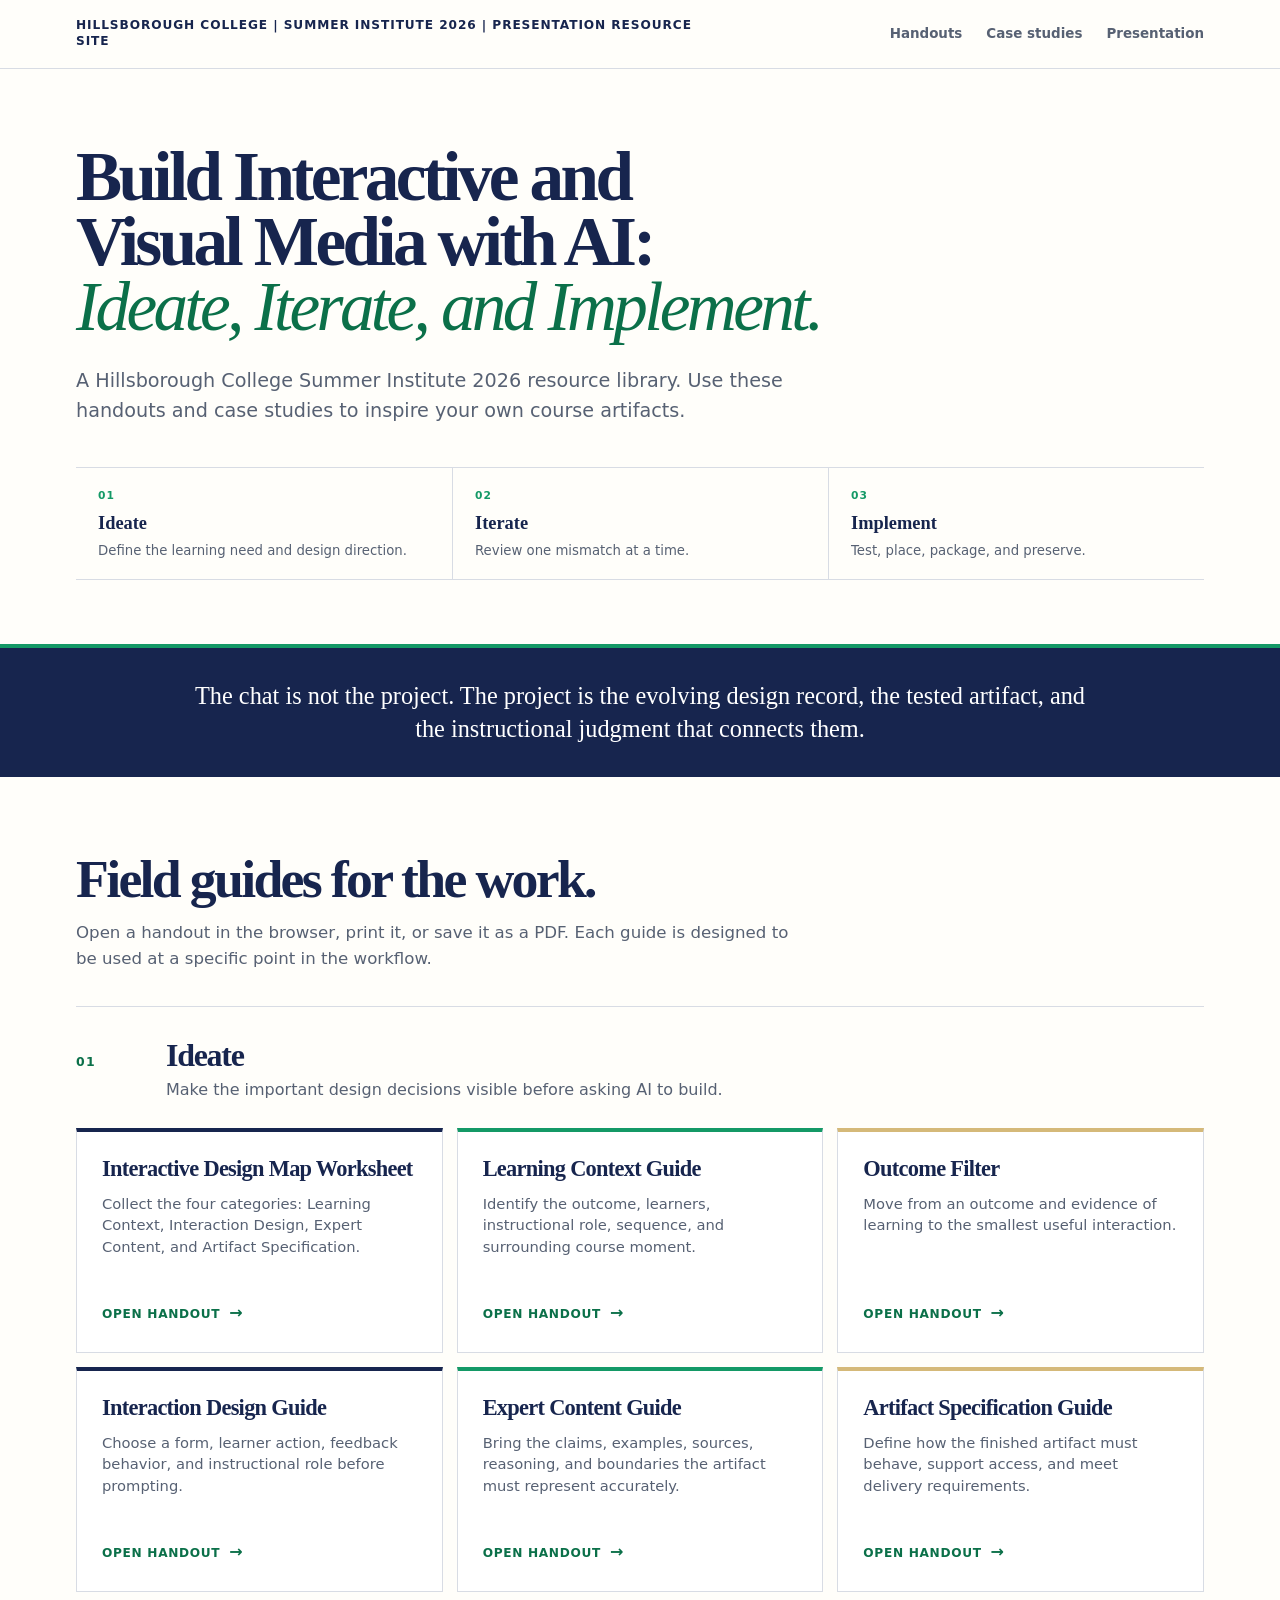
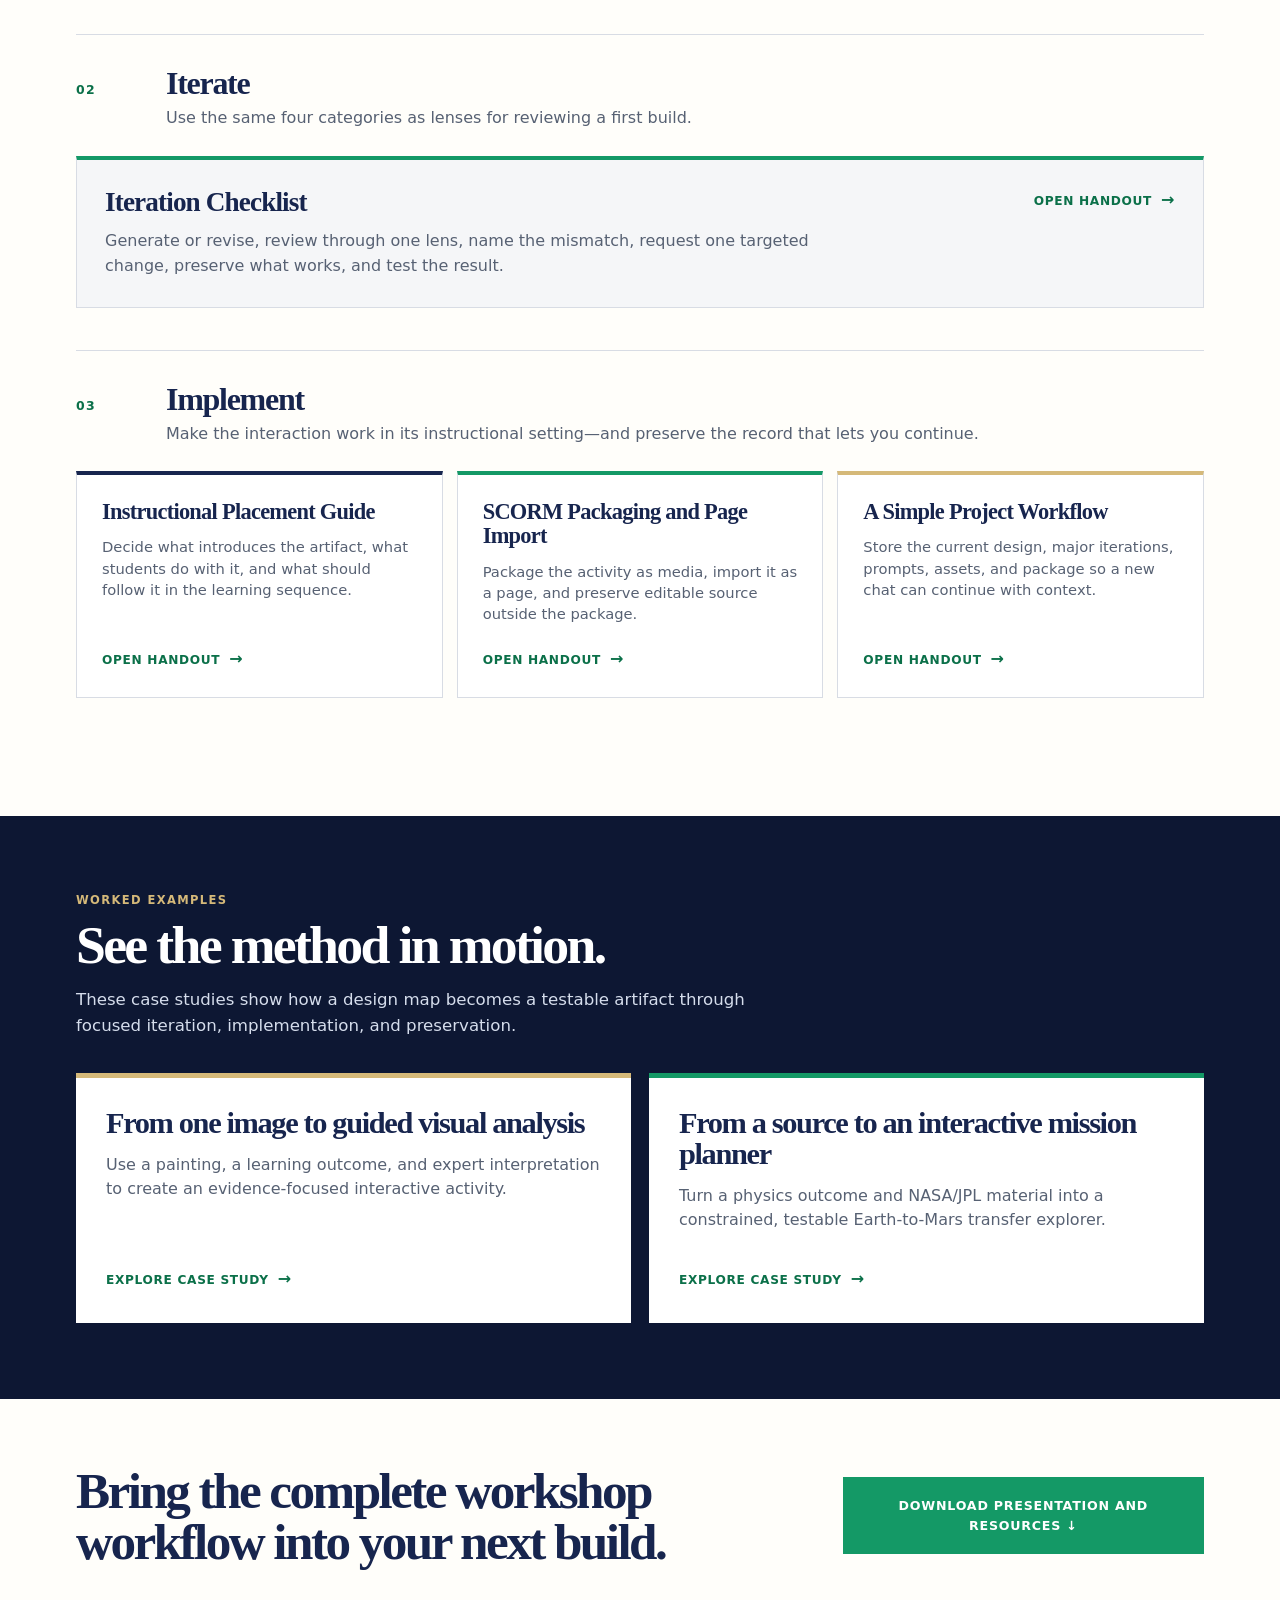
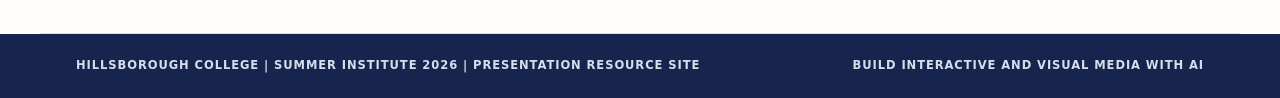
<file: index.html>
<!doctype html>
<html lang="en">
<head>
  <meta charset="utf-8">
  <meta name="viewport" content="width=device-width, initial-scale=1">
  <meta name="description" content="Build Interactive and Visual Media with AI: Ideate, Iterate, and Implement. Hillsborough College Summer Institute 2026 resource library.">
  <title>Build Interactive and Visual Media with AI: Ideate, Iterate, and Implement</title>
  <link rel="stylesheet" href="assets/site.css">
</head>
<body>
  <a class="skip-link" href="#resources">Skip to resources</a>

  <header class="site-header">
    <div class="shell masthead">
      <a class="wordmark" href="#top">Hillsborough College | Summer Institute 2026 | Presentation Resource Site</a>
      <nav aria-label="Resource sections">
        <a href="#resources">Handouts</a>
        <a href="#cases">Case studies</a>
        <a href="#presentation">Presentation</a>
      </nav>
    </div>
  </header>

  <main id="top">
    <section class="hero shell" aria-labelledby="page-title">
      <h1 class="hero-title" id="page-title">Build Interactive and<br>Visual Media with AI:<br><em>Ideate, Iterate, and Implement.</em></h1>
      <p class="hero-copy">A Hillsborough College Summer Institute 2026 resource library. Use these handouts and case studies to inspire your own course artifacts.</p>
      <div class="workflow" aria-label="The workshop workflow">
        <a href="#ideate"><span>01</span><strong>Ideate</strong><small>Define the learning need and design direction.</small></a>
        <a href="#iterate"><span>02</span><strong>Iterate</strong><small>Review one mismatch at a time.</small></a>
        <a href="#implement"><span>03</span><strong>Implement</strong><small>Test, place, package, and preserve.</small></a>
      </div>
    </section>

    <section class="principle-band">
      <div class="shell principle-grid">
        <p>The chat is not the project. The project is the evolving design record, the tested artifact, and the instructional judgment that connects them.</p>
      </div>
    </section>

    <section class="resource-library shell" id="resources" aria-labelledby="resources-title">
      <div class="section-intro">
        <h2 id="resources-title">Field guides for the work.</h2>
        <p>Open a handout in the browser, print it, or save it as a PDF. Each guide is designed to be used at a specific point in the workflow.</p>
      </div>

      <section class="phase-section" id="ideate" aria-labelledby="ideate-title">
        <div class="phase-heading"><p>01</p><div><h3 id="ideate-title">Ideate</h3><p>Make the important design decisions visible before asking AI to build.</p></div></div>
        <div class="resource-grid resource-grid--three">
          <article class="resource-card"><h4>Interactive Design Map Worksheet</h4><p>Collect the four categories: Learning Context, Interaction Design, Expert Content, and Artifact Specification.</p><a href="resources/handouts/interactive-design-map-template/interactive-design-map-template.html">Open handout <span aria-hidden="true">→</span></a></article>
          <article class="resource-card"><h4>Learning Context Guide</h4><p>Identify the outcome, learners, instructional role, sequence, and surrounding course moment.</p><a href="resources/handouts/learning-context-guide/learning-context-guide.html">Open handout <span aria-hidden="true">→</span></a></article>
          <article class="resource-card"><h4>Outcome Filter</h4><p>Move from an outcome and evidence of learning to the smallest useful interaction.</p><a href="resources/handouts/outcome-filter/outcome-filter.html">Open handout <span aria-hidden="true">→</span></a></article>
          <article class="resource-card"><h4>Interaction Design Guide</h4><p>Choose a form, learner action, feedback behavior, and instructional role before prompting.</p><a href="resources/handouts/interaction-pattern-menu/interaction-pattern-menu.html">Open handout <span aria-hidden="true">→</span></a></article>
          <article class="resource-card"><h4>Expert Content Guide</h4><p>Bring the claims, examples, sources, reasoning, and boundaries the artifact must represent accurately.</p><a href="resources/handouts/expert-content-guide/expert-content-guide.html">Open handout <span aria-hidden="true">→</span></a></article>
          <article class="resource-card"><h4>Artifact Specification Guide</h4><p>Define how the finished artifact must behave, support access, and meet delivery requirements.</p><a href="resources/handouts/artifact-specification-guide/artifact-specification-guide.html">Open handout <span aria-hidden="true">→</span></a></article>
        </div>
      </section>

      <section class="phase-section" id="iterate" aria-labelledby="iterate-title">
        <div class="phase-heading"><p>02</p><div><h3 id="iterate-title">Iterate</h3><p>Use the same four categories as lenses for reviewing a first build.</p></div></div>
        <div class="resource-grid resource-grid--one">
          <article class="resource-card resource-card--feature"><div><h4>Iteration Checklist</h4><p>Generate or revise, review through one lens, name the mismatch, request one targeted change, preserve what works, and test the result.</p></div><a href="resources/handouts/iteration-checklist/iteration-checklist.html">Open handout <span aria-hidden="true">→</span></a></article>
        </div>
      </section>

      <section class="phase-section" id="implement" aria-labelledby="implement-title">
        <div class="phase-heading"><p>03</p><div><h3 id="implement-title">Implement</h3><p>Make the interaction work in its instructional setting—and preserve the record that lets you continue.</p></div></div>
        <div class="resource-grid resource-grid--three">
          <article class="resource-card"><h4>Instructional Placement Guide</h4><p>Decide what introduces the artifact, what students do with it, and what should follow it in the learning sequence.</p><a href="resources/handouts/canvas-placement-guide/canvas-placement-guide.html">Open handout <span aria-hidden="true">→</span></a></article>
          <article class="resource-card"><h4>SCORM Packaging and Page Import</h4><p>Package the activity as media, import it as a page, and preserve editable source outside the package.</p><a href="resources/handouts/scorm-packaging-pattern/scorm-packaging-pattern.html">Open handout <span aria-hidden="true">→</span></a></article>
          <article class="resource-card"><h4>A Simple Project Workflow</h4><p>Store the current design, major iterations, prompts, assets, and package so a new chat can continue with context.</p><a href="resources/handouts/project-workflow/project-workflow.html">Open handout <span aria-hidden="true">→</span></a></article>
        </div>
      </section>
    </section>

    <section class="case-band" id="cases" aria-labelledby="cases-title">
      <div class="shell">
        <div class="section-intro section-intro--light"><p class="eyebrow">Worked examples</p><h2 id="cases-title">See the method in motion.</h2><p>These case studies show how a design map becomes a testable artifact through focused iteration, implementation, and preservation.</p></div>
        <div class="case-grid">
          <article class="case-card"><h3>From one image to guided visual analysis</h3><p>Use a painting, a learning outcome, and expert interpretation to create an evidence-focused interactive activity.</p><a href="resources/case-studies/art-history/art-history-interactive-design-map.html">Explore case study <span aria-hidden="true">→</span></a></article>
          <article class="case-card"><h3>From a source to an interactive mission planner</h3><p>Turn a physics outcome and NASA/JPL material into a constrained, testable Earth-to-Mars transfer explorer.</p><a href="resources/case-studies/stem/earth-to-mars-transfer-window-explorer.html">Explore case study <span aria-hidden="true">→</span></a></article>
        </div>
      </div>
    </section>

    <section class="presentation shell" id="presentation" aria-labelledby="presentation-title">
      <div><h2 id="presentation-title">Bring the complete workshop workflow into your next build.</h2></div>
      <div class="download-actions">
        <a class="download-link download-site-link" href="downloads/ideate-iterate-implement-resource-site.zip" download>Download Presentation and Resources <span aria-hidden="true">↓</span></a>
      </div>
    </section>
  </main>

  <footer class="site-footer"><div class="shell"><span>Hillsborough College | Summer Institute 2026 | Presentation Resource Site</span><span>Build Interactive and Visual Media with AI</span></div></footer>
  <script>
    if (window.location.protocol === "file:") {
      document.querySelector(".download-site-link")?.remove();
    }
  </script>
</body>
</html>
</file>
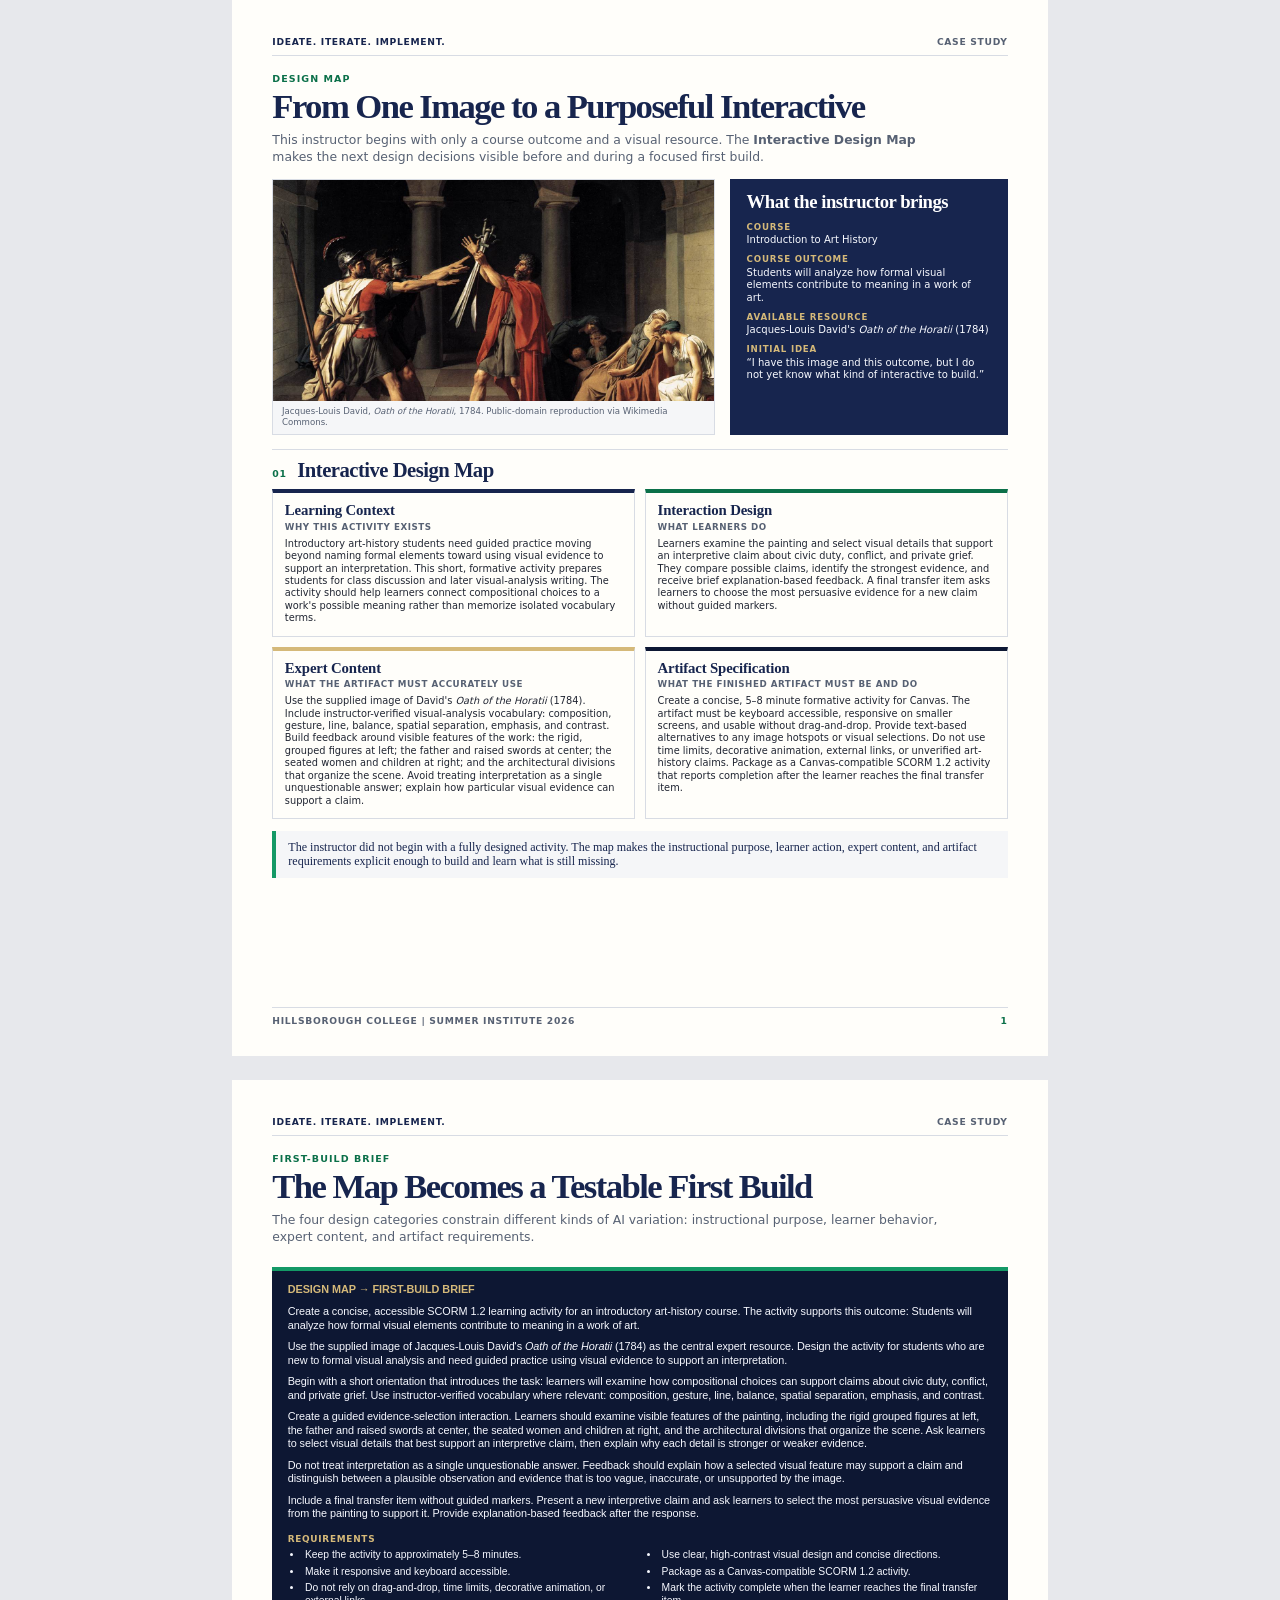
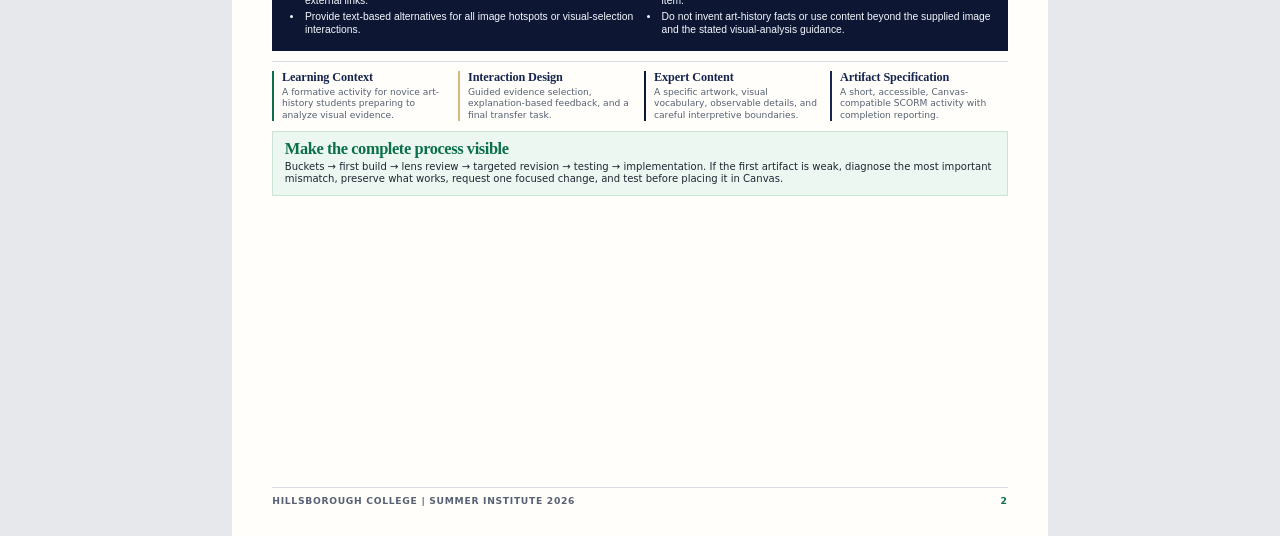
<file: resources/case-studies/art-history/art-history-interactive-design-map.html>
<!doctype html>
<html lang="en">
<head>
  <meta charset="utf-8">
  <meta name="viewport" content="width=device-width, initial-scale=1">
  <meta name="description" content="An art-history case study showing how an Interactive Design Map becomes a testable first-build brief.">
  <title>Art History Interactive Design Map</title>
  <link rel="stylesheet" href="art-history-interactive-design-map.css">
</head>
<body>
  <main class="handout">
    <section class="page" aria-labelledby="page-one-title">
      <header class="masthead">
        <span>Ideate. Iterate. Implement.</span>
        <span>CASE STUDY</span>
      </header>

      <p class="eyebrow">Design Map</p>
      <h1 id="page-one-title">From One Image to a Purposeful Interactive</h1>
      <p class="intro">This instructor begins with only a course outcome and a visual resource. The <strong>Interactive Design Map</strong> makes the next design decisions visible before and during a focused first build.</p>

      <section class="starting-point" aria-label="The instructor's starting point">
        <figure class="artwork">
          <img src="oath-of-the-horatii.jpg" alt="Jacques-Louis David's Oath of the Horatii: three armed men extend their arms toward swords held by their father while grieving women and children sit to the right.">
          <figcaption>Jacques-Louis David, <em>Oath of the Horatii</em>, 1784. Public-domain reproduction via Wikimedia Commons.</figcaption>
        </figure>

        <aside class="starting-panel" aria-labelledby="starting-point-title">
          <h2 id="starting-point-title">What the instructor brings</h2>
          <dl>
            <dt>Course</dt>
            <dd>Introduction to Art History</dd>
            <dt>Course outcome</dt>
            <dd>Students will analyze how formal visual elements contribute to meaning in a work of art.</dd>
            <dt>Available resource</dt>
            <dd>Jacques-Louis David's <em>Oath of the Horatii</em> (1784)</dd>
            <dt>Initial idea</dt>
            <dd>“I have this image and this outcome, but I do not yet know what kind of interactive to build.”</dd>
          </dl>
        </aside>
      </section>

      <section aria-labelledby="map-title">
        <div class="map-heading">
          <span class="section-number">01</span>
          <h2 id="map-title">Interactive Design Map</h2>
        </div>

        <div class="design-map">
          <article class="map-card">
            <h3>Learning Context</h3>
            <p class="card-label">Why this activity exists</p>
            <p class="notes">Introductory art-history students need guided practice moving beyond naming formal elements toward using visual evidence to support an interpretation. This short, formative activity prepares students for class discussion and later visual-analysis writing. The activity should help learners connect compositional choices to a work's possible meaning rather than memorize isolated vocabulary terms.</p>
          </article>

          <article class="map-card map-card--interaction">
            <h3>Interaction Design</h3>
            <p class="card-label">What learners do</p>
            <p class="notes">Learners examine the painting and select visual details that support an interpretive claim about civic duty, conflict, and private grief. They compare possible claims, identify the strongest evidence, and receive brief explanation-based feedback. A final transfer item asks learners to choose the most persuasive evidence for a new claim without guided markers.</p>
          </article>

          <article class="map-card map-card--expert">
            <h3>Expert Content</h3>
            <p class="card-label">What the artifact must accurately use</p>
            <p class="notes">Use the supplied image of David's <em>Oath of the Horatii</em> (1784). Include instructor-verified visual-analysis vocabulary: composition, gesture, line, balance, spatial separation, emphasis, and contrast. Build feedback around visible features of the work: the rigid, grouped figures at left; the father and raised swords at center; the seated women and children at right; and the architectural divisions that organize the scene. Avoid treating interpretation as a single unquestionable answer; explain how particular visual evidence can support a claim.</p>
          </article>

          <article class="map-card map-card--artifact">
            <h3>Artifact Specification</h3>
            <p class="card-label">What the finished artifact must be and do</p>
            <p class="notes">Create a concise, 5–8 minute formative activity for Canvas. The artifact must be keyboard accessible, responsive on smaller screens, and usable without drag-and-drop. Provide text-based alternatives to any image hotspots or visual selections. Do not use time limits, decorative animation, external links, or unverified art-history claims. Package as a Canvas-compatible SCORM 1.2 activity that reports completion after the learner reaches the final transfer item.</p>
          </article>
        </div>
      </section>

      <aside class="page-one-callout">The instructor did not begin with a fully designed activity. The map makes the instructional purpose, learner action, expert content, and artifact requirements explicit enough to build and learn what is still missing.</aside>

      <footer class="footer">
        <span>Hillsborough College | Summer Institute 2026</span>
        <span>1</span>
      </footer>
    </section>

    <section class="page" aria-labelledby="page-two-title">
      <header class="masthead">
        <span>Ideate. Iterate. Implement.</span>
        <span>CASE STUDY</span>
      </header>

      <p class="eyebrow">first-build brief</p>
      <h1 id="page-two-title">The Map Becomes a Testable First Build</h1>
      <p class="intro">The four design categories constrain different kinds of AI variation: instructional purpose, learner behavior, expert content, and artifact requirements.</p>

      <section class="prompt-panel" aria-labelledby="prompt-title">
        <h2 id="prompt-title" class="visually-hidden">First-Build Brief</h2>
        <p class="prompt-label">Design Map → First-Build Brief</p>
        <p>Create a concise, accessible SCORM 1.2 learning activity for an introductory art-history course. The activity supports this outcome: Students will analyze how formal visual elements contribute to meaning in a work of art.</p>
        <p>Use the supplied image of Jacques-Louis David's <em>Oath of the Horatii</em> (1784) as the central expert resource. Design the activity for students who are new to formal visual analysis and need guided practice using visual evidence to support an interpretation.</p>
        <p>Begin with a short orientation that introduces the task: learners will examine how compositional choices can support claims about civic duty, conflict, and private grief. Use instructor-verified vocabulary where relevant: composition, gesture, line, balance, spatial separation, emphasis, and contrast.</p>
        <p>Create a guided evidence-selection interaction. Learners should examine visible features of the painting, including the rigid grouped figures at left, the father and raised swords at center, the seated women and children at right, and the architectural divisions that organize the scene. Ask learners to select visual details that best support an interpretive claim, then explain why each detail is stronger or weaker evidence.</p>
        <p>Do not treat interpretation as a single unquestionable answer. Feedback should explain how a selected visual feature may support a claim and distinguish between a plausible observation and evidence that is too vague, inaccurate, or unsupported by the image.</p>
        <p>Include a final transfer item without guided markers. Present a new interpretive claim and ask learners to select the most persuasive visual evidence from the painting to support it. Provide explanation-based feedback after the response.</p>
        <strong>Requirements</strong>
        <ul>
          <li>Keep the activity to approximately 5–8 minutes.</li>
          <li>Make it responsive and keyboard accessible.</li>
          <li>Do not rely on drag-and-drop, time limits, decorative animation, or external links.</li>
          <li>Provide text-based alternatives for all image hotspots or visual-selection interactions.</li>
          <li>Use clear, high-contrast visual design and concise directions.</li>
          <li>Package as a Canvas-compatible SCORM 1.2 activity.</li>
          <li>Mark the activity complete when the learner reaches the final transfer item.</li>
          <li>Do not invent art-history facts or use content beyond the supplied image and the stated visual-analysis guidance.</li>
        </ul>
      </section>

      <section class="controls" aria-labelledby="controls-title">
        <h2 id="controls-title" class="visually-hidden">What the prompt now controls</h2>
        <article class="control">
          <h3>Learning Context</h3>
          <p>A formative activity for novice art-history students preparing to analyze visual evidence.</p>
        </article>
        <article class="control">
          <h3>Interaction Design</h3>
          <p>Guided evidence selection, explanation-based feedback, and a final transfer task.</p>
        </article>
        <article class="control">
          <h3>Expert Content</h3>
          <p>A specific artwork, visual vocabulary, observable details, and careful interpretive boundaries.</p>
        </article>
        <article class="control">
          <h3>Artifact Specification</h3>
          <p>A short, accessible, Canvas-compatible SCORM activity with completion reporting.</p>
        </article>
      </section>

      <aside class="refine-callout">
        <h2>Make the complete process visible</h2>
        <p>Buckets → first build → lens review → targeted revision → testing → implementation. If the first artifact is weak, diagnose the most important mismatch, preserve what works, request one focused change, and test before placing it in Canvas.</p>
      </aside>

      <footer class="footer">
        <span>Hillsborough College | Summer Institute 2026</span>
        <span>2</span>
      </footer>
    </section>
  </main>
</body>
</html>
</file>
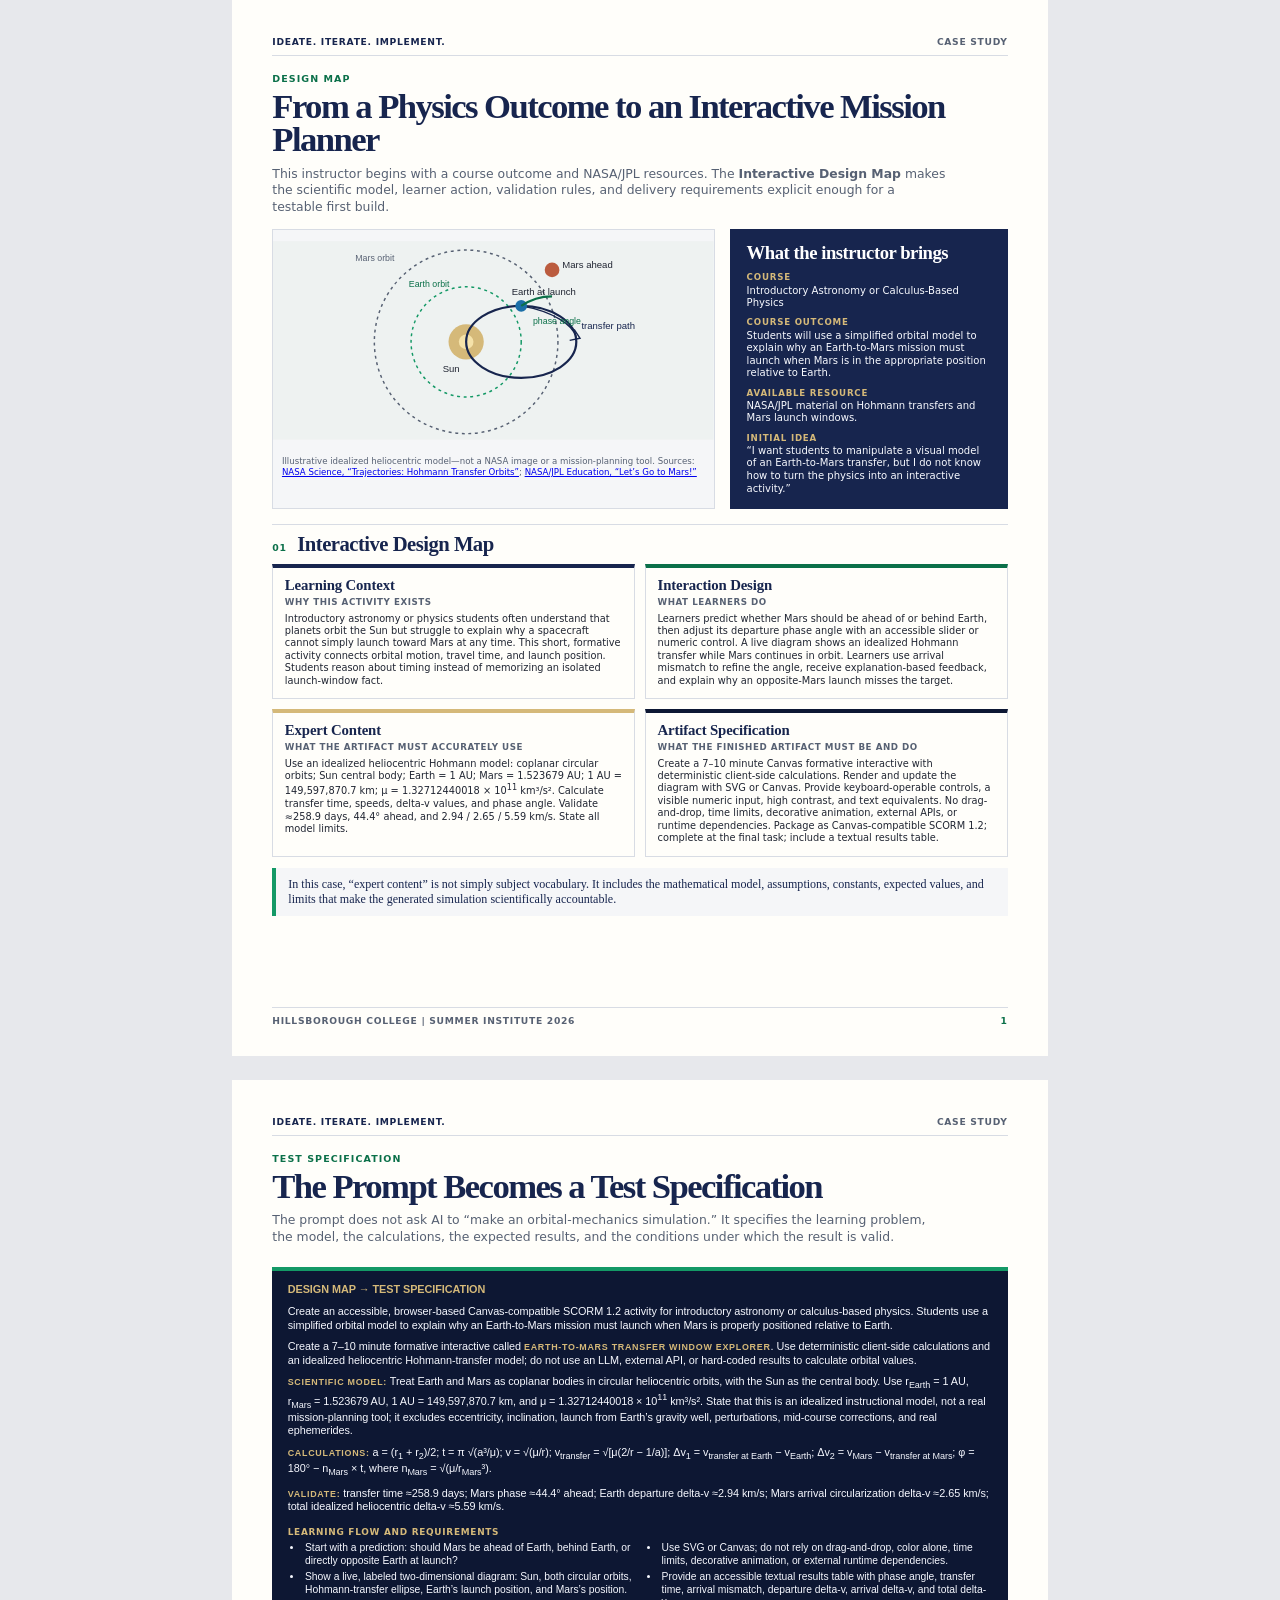
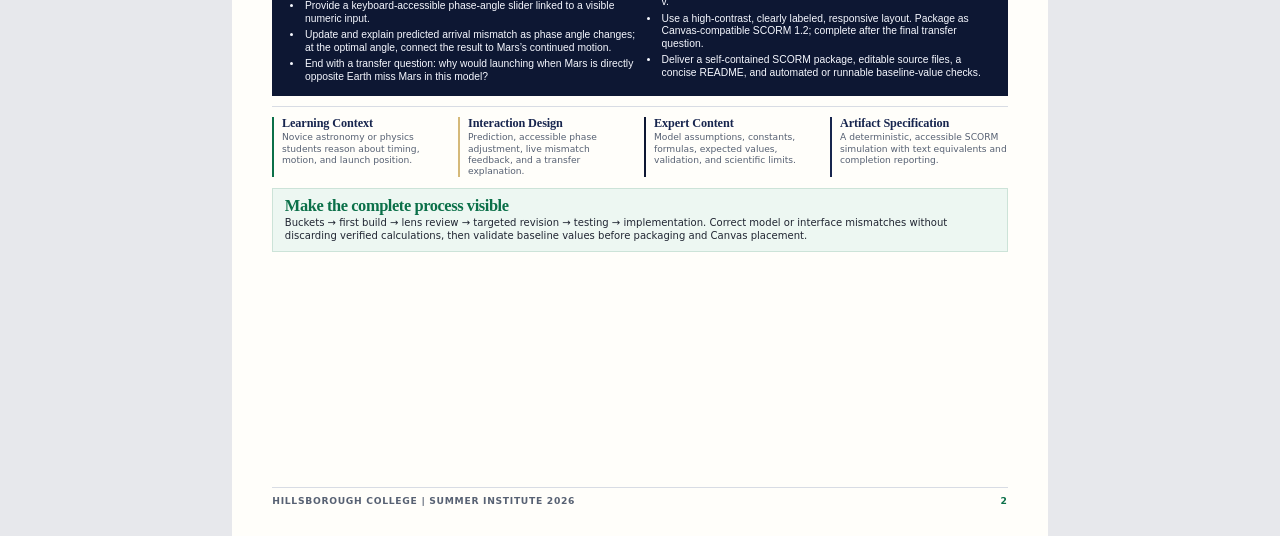
<file: resources/case-studies/stem/earth-to-mars-transfer-window-explorer.html>
<!doctype html>
<html lang="en">
<head>
  <meta charset="utf-8">
  <meta name="viewport" content="width=device-width, initial-scale=1">
  <meta name="description" content="A STEM case study showing how an Interactive Design Map becomes a testable Earth-to-Mars mission-planning interactive.">
  <title>Earth-to-Mars Transfer Window Explorer</title>
  <link rel="stylesheet" href="earth-to-mars-transfer-window-explorer.css">
</head>
<body>
  <main class="handout">
    <section class="page" aria-labelledby="page-one-title">
      <header class="masthead">
        <span>Ideate. Iterate. Implement.</span>
        <span>CASE STUDY</span>
      </header>

      <p class="eyebrow">Design Map</p>
      <h1 id="page-one-title">From a Physics Outcome to an Interactive Mission Planner</h1>
      <p class="intro">This instructor begins with a course outcome and NASA/JPL resources. The <strong>Interactive Design Map</strong> makes the scientific model, learner action, validation rules, and delivery requirements explicit enough for a testable first build.</p>

      <section class="starting-point" aria-label="The instructor's starting point">
        <figure class="artwork">
          <svg role="img" aria-labelledby="orbit-title orbit-description" viewBox="0 0 600 270" style="display:block;height:2.3in;width:100%" xmlns="http://www.w3.org/2000/svg">
            <title id="orbit-title">Illustrative Earth-to-Mars Hohmann-transfer diagram</title>
            <desc id="orbit-description">A simplified orbital diagram with the Sun at center, Earth at its launch position, Mars ahead of Earth, and an idealized transfer ellipse.</desc>
            <rect width="600" height="270" fill="#eef2f1"/>
            <circle cx="263" cy="137" r="24" fill="#d5b979"/>
            <circle cx="263" cy="137" r="10" fill="#f5e2a9"/>
            <circle cx="263" cy="137" r="75" fill="none" stroke="#149966" stroke-width="2" stroke-dasharray="4 5"/>
            <circle cx="263" cy="137" r="125" fill="none" stroke="#576173" stroke-width="2" stroke-dasharray="4 5"/>
            <ellipse cx="338" cy="137" rx="75" ry="49" fill="none" stroke="#17254e" stroke-width="3"/>
            <path d="M338 88 C384 96 408 115 413 130" fill="none" stroke="#17254e" stroke-width="2"/>
            <path d="M410 120 L418 132 L404 135" fill="none" stroke="#17254e" stroke-width="2"/>
            <circle cx="338" cy="88" r="8" fill="#1b6fa8"/>
            <circle cx="380" cy="39" r="10" fill="#bb5c3f"/>
            <path d="M338 88 A75 75 0 0 1 380 75" fill="none" stroke="#0b7049" stroke-width="3"/>
            <text x="231" y="178" fill="#202532" font-family="Arial, sans-serif" font-size="13">Sun</text>
            <text x="325" y="73" fill="#202532" font-family="Arial, sans-serif" font-size="13">Earth at launch</text>
            <text x="394" y="37" fill="#202532" font-family="Arial, sans-serif" font-size="13">Mars ahead</text>
            <text x="420" y="119" fill="#17254e" font-family="Arial, sans-serif" font-size="13">transfer path</text>
            <text x="185" y="62" fill="#0b7049" font-family="Arial, sans-serif" font-size="12">Earth orbit</text>
            <text x="112" y="27" fill="#576173" font-family="Arial, sans-serif" font-size="12">Mars orbit</text>
            <text x="354" y="112" fill="#0b7049" font-family="Arial, sans-serif" font-size="12">phase angle</text>
          </svg>
          <figcaption>Illustrative idealized heliocentric model—not a NASA image or a mission-planning tool. Sources: <a href="https://science.nasa.gov/learn/basics-of-space-flight/chapter4-1/">NASA Science, “Trajectories: Hohmann Transfer Orbits”</a>; <a href="https://www.jpl.nasa.gov/edu/resources/lesson-plan/lets-go-to-mars-calculating-launch-windows/">NASA/JPL Education, “Let’s Go to Mars!”</a></figcaption>
        </figure>

        <aside class="starting-panel" aria-labelledby="starting-point-title">
          <h2 id="starting-point-title">What the instructor brings</h2>
          <dl>
            <dt>Course</dt>
            <dd>Introductory Astronomy or Calculus-Based Physics</dd>
            <dt>Course outcome</dt>
            <dd>Students will use a simplified orbital model to explain why an Earth-to-Mars mission must launch when Mars is in the appropriate position relative to Earth.</dd>
            <dt>Available resource</dt>
            <dd>NASA/JPL material on Hohmann transfers and Mars launch windows.</dd>
            <dt>Initial idea</dt>
            <dd>“I want students to manipulate a visual model of an Earth-to-Mars transfer, but I do not know how to turn the physics into an interactive activity.”</dd>
          </dl>
        </aside>
      </section>

      <section aria-labelledby="map-title">
        <div class="map-heading">
          <span class="section-number">01</span>
          <h2 id="map-title">Interactive Design Map</h2>
        </div>

        <div class="design-map">
          <article class="map-card">
            <h3>Learning Context</h3>
            <p class="card-label">Why this activity exists</p>
            <p class="notes">Introductory astronomy or physics students often understand that planets orbit the Sun but struggle to explain why a spacecraft cannot simply launch toward Mars at any time. This short, formative activity connects orbital motion, travel time, and launch position. Students reason about timing instead of memorizing an isolated launch-window fact.</p>
          </article>

          <article class="map-card map-card--interaction">
            <h3>Interaction Design</h3>
            <p class="card-label">What learners do</p>
            <p class="notes">Learners predict whether Mars should be ahead of or behind Earth, then adjust its departure phase angle with an accessible slider or numeric control. A live diagram shows an idealized Hohmann transfer while Mars continues in orbit. Learners use arrival mismatch to refine the angle, receive explanation-based feedback, and explain why an opposite-Mars launch misses the target.</p>
          </article>

          <article class="map-card map-card--expert">
            <h3>Expert Content</h3>
            <p class="card-label">What the artifact must accurately use</p>
            <p class="notes">Use an idealized heliocentric Hohmann model: coplanar circular orbits; Sun central body; Earth = 1 AU; Mars = 1.523679 AU; 1 AU = 149,597,870.7 km; μ = 1.32712440018 × 10<sup>11</sup> km³/s². Calculate transfer time, speeds, delta-v values, and phase angle. Validate ≈258.9 days, 44.4° ahead, and 2.94 / 2.65 / 5.59 km/s. State all model limits.</p>
          </article>

          <article class="map-card map-card--artifact">
            <h3>Artifact Specification</h3>
            <p class="card-label">What the finished artifact must be and do</p>
            <p class="notes">Create a 7–10 minute Canvas formative interactive with deterministic client-side calculations. Render and update the diagram with SVG or Canvas. Provide keyboard-operable controls, a visible numeric input, high contrast, and text equivalents. No drag-and-drop, time limits, decorative animation, external APIs, or runtime dependencies. Package as Canvas-compatible SCORM 1.2; complete at the final task; include a textual results table.</p>
          </article>
        </div>
      </section>

      <aside class="page-one-callout">In this case, “expert content” is not simply subject vocabulary. It includes the mathematical model, assumptions, constants, expected values, and limits that make the generated simulation scientifically accountable.</aside>

      <footer class="footer">
        <span>Hillsborough College | Summer Institute 2026</span>
        <span>1</span>
      </footer>
    </section>

    <section class="page" aria-labelledby="page-two-title">
      <header class="masthead">
        <span>Ideate. Iterate. Implement.</span>
        <span>CASE STUDY</span>
      </header>

      <p class="eyebrow">Test specification</p>
      <h1 id="page-two-title">The Prompt Becomes a Test Specification</h1>
      <p class="intro">The prompt does not ask AI to “make an orbital-mechanics simulation.” It specifies the learning problem, the model, the calculations, the expected results, and the conditions under which the result is valid.</p>

      <section class="prompt-panel" aria-labelledby="prompt-title">
        <h2 id="prompt-title" class="visually-hidden">Test Specification</h2>
        <p class="prompt-label">Design Map → Test Specification</p>
        <p>Create an accessible, browser-based Canvas-compatible SCORM 1.2 activity for introductory astronomy or calculus-based physics. Students use a simplified orbital model to explain why an Earth-to-Mars mission must launch when Mars is properly positioned relative to Earth.</p>
        <p>Create a 7–10 minute formative interactive called <strong>Earth-to-Mars Transfer Window Explorer</strong>. Use deterministic client-side calculations and an idealized heliocentric Hohmann-transfer model; do not use an LLM, external API, or hard-coded results to calculate orbital values.</p>
        <p><strong>Scientific model:</strong> Treat Earth and Mars as coplanar bodies in circular heliocentric orbits, with the Sun as the central body. Use r<sub>Earth</sub> = 1 AU, r<sub>Mars</sub> = 1.523679 AU, 1 AU = 149,597,870.7 km, and μ = 1.32712440018 × 10<sup>11</sup> km³/s². State that this is an idealized instructional model, not a real mission-planning tool; it excludes eccentricity, inclination, launch from Earth’s gravity well, perturbations, mid-course corrections, and real ephemerides.</p>
        <p><strong>Calculations:</strong> a = (r<sub>1</sub> + r<sub>2</sub>)/2; t = π √(a³/μ); v = √(μ/r); v<sub>transfer</sub> = √[μ(2/r − 1/a)]; Δv<sub>1</sub> = v<sub>transfer at Earth</sub> − v<sub>Earth</sub>; Δv<sub>2</sub> = v<sub>Mars</sub> − v<sub>transfer at Mars</sub>; φ = 180° − n<sub>Mars</sub> × t, where n<sub>Mars</sub> = √(μ/r<sub>Mars</sub>³).</p>
        <p><strong>Validate:</strong> transfer time ≈258.9 days; Mars phase ≈44.4° ahead; Earth departure delta-v ≈2.94 km/s; Mars arrival circularization delta-v ≈2.65 km/s; total idealized heliocentric delta-v ≈5.59 km/s.</p>
        <strong>Learning flow and requirements</strong>
        <ul>
          <li>Start with a prediction: should Mars be ahead of Earth, behind Earth, or directly opposite Earth at launch?</li>
          <li>Show a live, labeled two-dimensional diagram: Sun, both circular orbits, Hohmann-transfer ellipse, Earth’s launch position, and Mars’s position.</li>
          <li>Provide a keyboard-accessible phase-angle slider linked to a visible numeric input.</li>
          <li>Update and explain predicted arrival mismatch as phase angle changes; at the optimal angle, connect the result to Mars’s continued motion.</li>
          <li>End with a transfer question: why would launching when Mars is directly opposite Earth miss Mars in this model?</li>
          <li>Use SVG or Canvas; do not rely on drag-and-drop, color alone, time limits, decorative animation, or external runtime dependencies.</li>
          <li>Provide an accessible textual results table with phase angle, transfer time, arrival mismatch, departure delta-v, arrival delta-v, and total delta-v.</li>
          <li>Use a high-contrast, clearly labeled, responsive layout. Package as Canvas-compatible SCORM 1.2; complete after the final transfer question.</li>
          <li>Deliver a self-contained SCORM package, editable source files, a concise README, and automated or runnable baseline-value checks.</li>
        </ul>
      </section>

      <section class="controls" aria-labelledby="controls-title">
        <h2 id="controls-title" class="visually-hidden">What the prompt now controls</h2>
        <article class="control">
          <h3>Learning Context</h3>
          <p>Novice astronomy or physics students reason about timing, motion, and launch position.</p>
        </article>
        <article class="control">
          <h3>Interaction Design</h3>
          <p>Prediction, accessible phase adjustment, live mismatch feedback, and a transfer explanation.</p>
        </article>
        <article class="control">
          <h3>Expert Content</h3>
          <p>Model assumptions, constants, formulas, expected values, validation, and scientific limits.</p>
        </article>
        <article class="control">
          <h3>Artifact Specification</h3>
          <p>A deterministic, accessible SCORM simulation with text equivalents and completion reporting.</p>
        </article>
      </section>

      <aside class="refine-callout">
        <h2>Make the complete process visible</h2>
        <p>Buckets → first build → lens review → targeted revision → testing → implementation. Correct model or interface mismatches without discarding verified calculations, then validate baseline values before packaging and Canvas placement.</p>
      </aside>

      <footer class="footer">
        <span>Hillsborough College | Summer Institute 2026</span>
        <span>2</span>
      </footer>
    </section>
  </main>
</body>
</html>
</file>
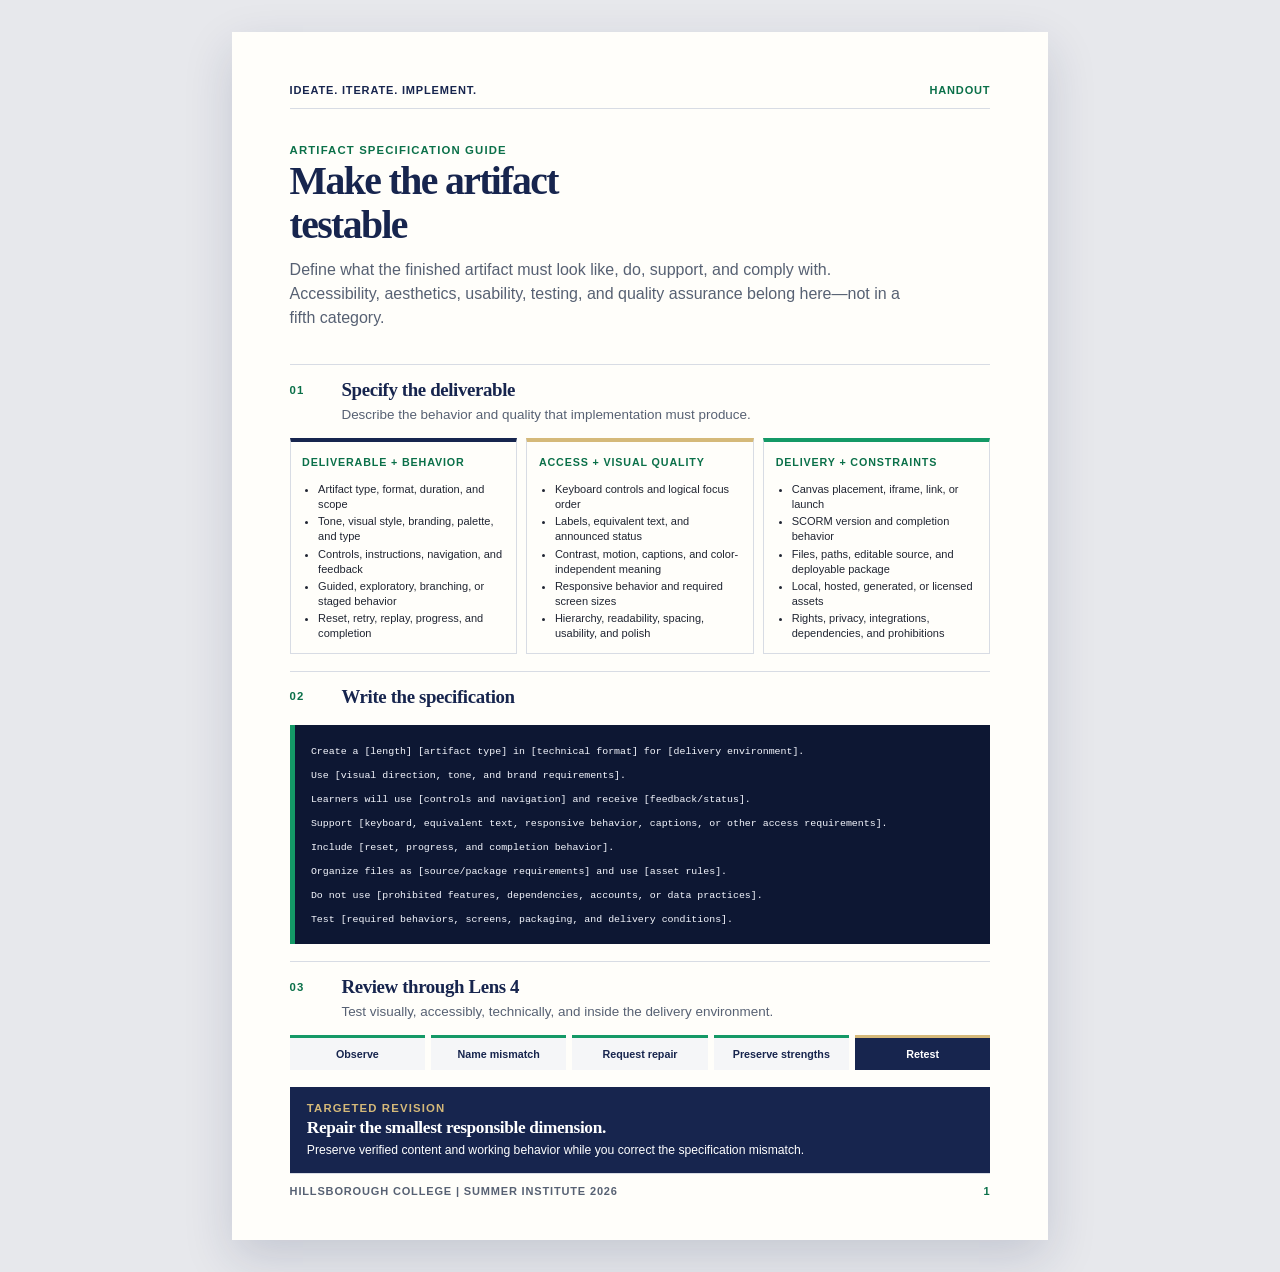
<file: resources/handouts/artifact-specification-guide/artifact-specification-guide.html>
<!doctype html>
<html lang="en">
  <head>
    <meta charset="utf-8">
    <meta name="viewport" content="width=device-width, initial-scale=1">
    <meta name="description" content="IDEATE and ITERATE companion for defining and testing the visual, accessible, technical, and delivery requirements of an artifact.">
    <title>Artifact Specification Guide</title>
    <link rel="stylesheet" href="artifact-specification-guide.css">
  </head>
  <body>
    <main class="handout">
      <section class="page" aria-labelledby="page-title">
        <header class="masthead"><p class="kicker">Ideate. Iterate. Implement.</p><p class="series-label">HANDOUT</p></header>
        <section class="title-block"><p class="eyebrow">Artifact Specification Guide</p><h1 id="page-title">Make the artifact<br>testable</h1><p class="deck">Define what the finished artifact must look like, do, support, and comply with. Accessibility, aesthetics, usability, testing, and quality assurance belong here—not in a fifth category.</p></section>
        <section class="spec-section"><div class="section-heading"><span>01</span><div><h2>Specify the deliverable</h2><p>Describe the behavior and quality that implementation must produce.</p></div></div><div class="spec-grid"><article><p class="card-label">Deliverable + behavior</p><ul><li>Artifact type, format, duration, and scope</li><li>Tone, visual style, branding, palette, and type</li><li>Controls, instructions, navigation, and feedback</li><li>Guided, exploratory, branching, or staged behavior</li><li>Reset, retry, replay, progress, and completion</li></ul></article><article><p class="card-label">Access + visual quality</p><ul><li>Keyboard controls and logical focus order</li><li>Labels, equivalent text, and announced status</li><li>Contrast, motion, captions, and color-independent meaning</li><li>Responsive behavior and required screen sizes</li><li>Hierarchy, readability, spacing, usability, and polish</li></ul></article><article><p class="card-label">Delivery + constraints</p><ul><li>Canvas placement, iframe, link, or launch</li><li>SCORM version and completion behavior</li><li>Files, paths, editable source, and deployable package</li><li>Local, hosted, generated, or licensed assets</li><li>Rights, privacy, integrations, dependencies, and prohibitions</li></ul></article></div></section>
        <section class="spec-section"><div class="section-heading"><span>02</span><div><h2>Write the specification</h2></div></div><pre><code>Create a [length] [artifact type] in [technical format] for [delivery environment].
Use [visual direction, tone, and brand requirements].
Learners will use [controls and navigation] and receive [feedback/status].
Support [keyboard, equivalent text, responsive behavior, captions, or other access requirements].
Include [reset, progress, and completion behavior].
Organize files as [source/package requirements] and use [asset rules].
Do not use [prohibited features, dependencies, accounts, or data practices].
Test [required behaviors, screens, packaging, and delivery conditions].</code></pre></section>
        <section class="spec-section"><div class="section-heading"><span>03</span><div><h2>Review through Lens 4</h2><p>Test visually, accessibly, technically, and inside the delivery environment.</p></div></div><div class="review-flow"><span>Observe</span><span>Name mismatch</span><span>Request repair</span><span>Preserve strengths</span><span>Retest</span></div></section>
        <aside class="spec-rule"><p class="eyebrow">Targeted revision</p><h2>Repair the smallest responsible dimension.</h2><p>Preserve verified content and working behavior while you correct the specification mismatch.</p></aside>
        <footer><span>Hillsborough College | Summer Institute 2026</span><span>1</span></footer>
      </section>
    </main>
  </body>
</html>
</file>
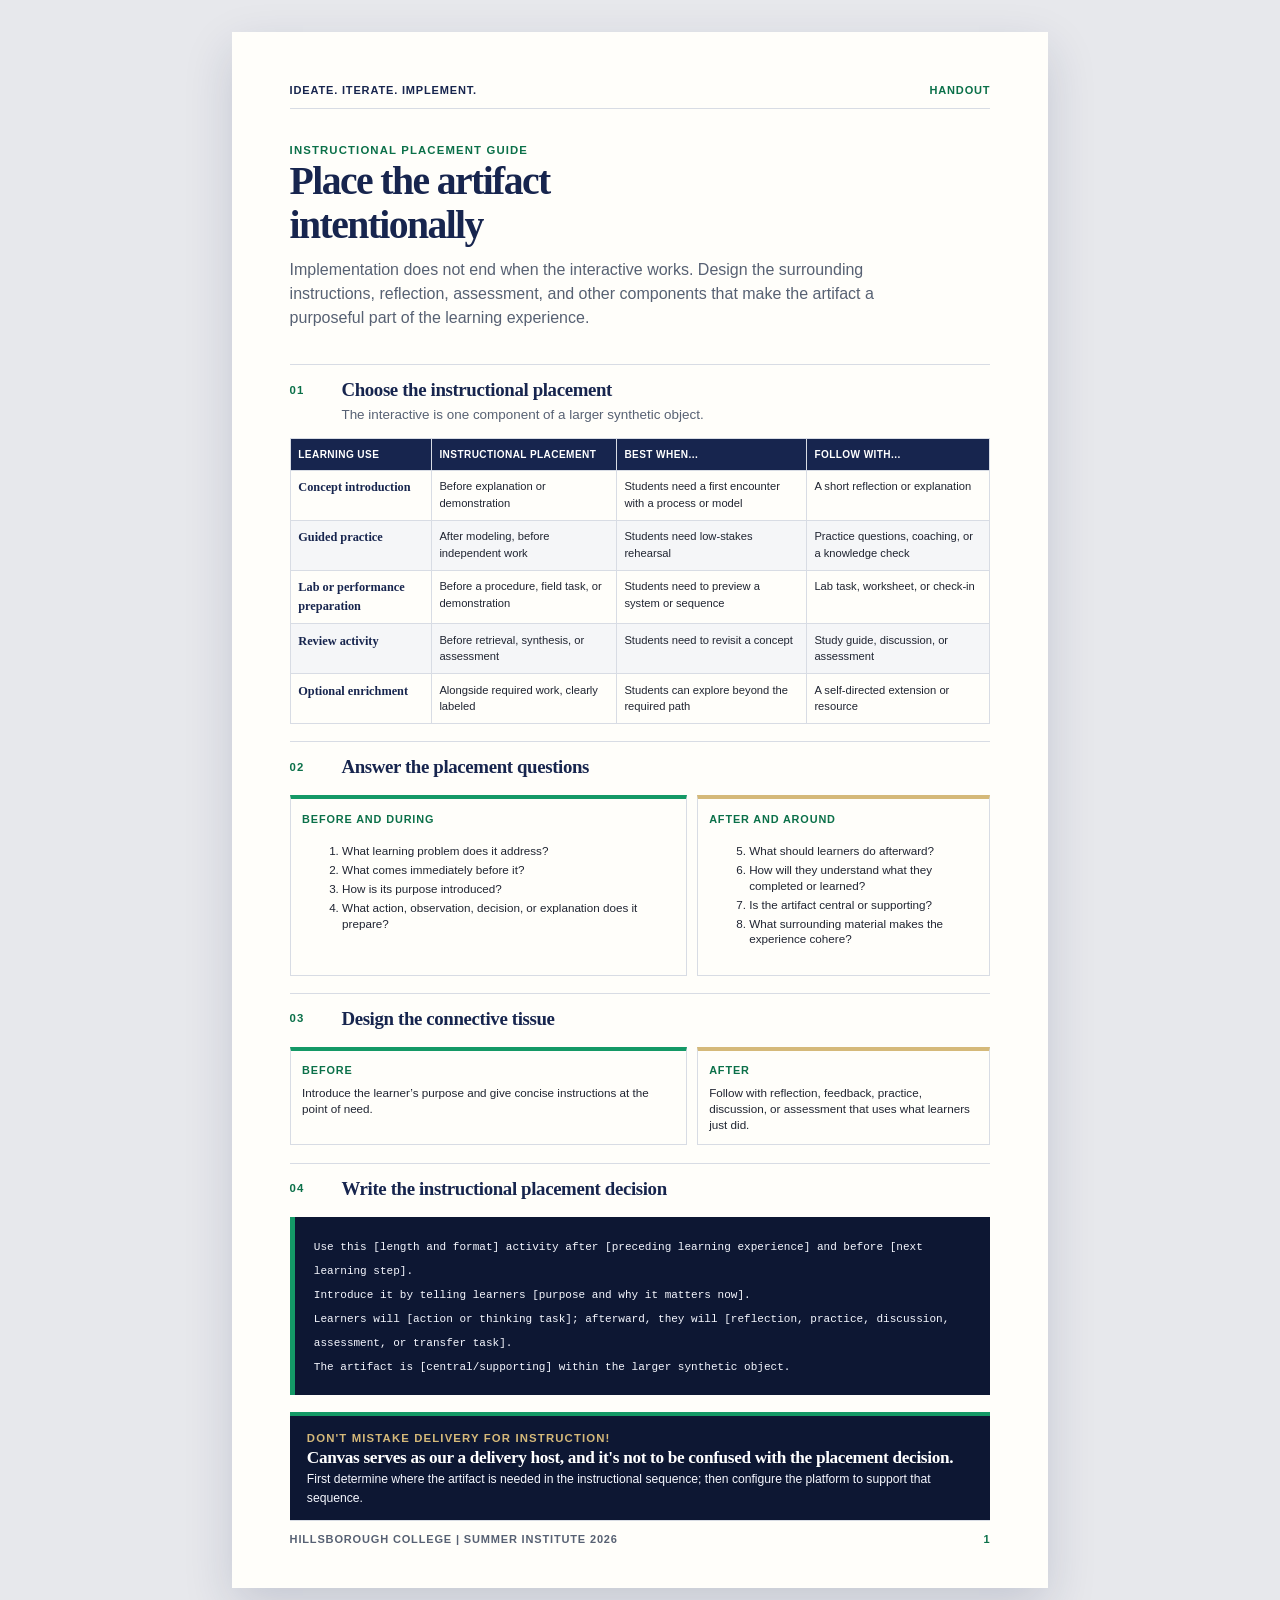
<file: resources/handouts/canvas-placement-guide/canvas-placement-guide.html>
<!doctype html>
<html lang="en">
  <head>
    <meta charset="utf-8">
    <meta name="viewport" content="width=device-width, initial-scale=1">
    <meta name="description" content="IMPLEMENT companion for placing an interactive where it is needed in a larger synthetic learning object.">
    <title>Instructional Placement Guide</title>
    <link rel="stylesheet" href="canvas-placement-guide.css">
  </head>
  <body>
    <main class="handout">
      <section class="page" aria-labelledby="page-title"> 
        <header class="masthead"><p class="kicker">Ideate. Iterate. Implement.</p><p class="series-label">HANDOUT</p></header>
        <section class="title-block"><p class="eyebrow">Instructional Placement Guide</p><h1 id="page-title">Place the artifact<br>intentionally</h1><p class="deck">Implementation does not end when the interactive works. Design the surrounding instructions, reflection, assessment, and other components that make the artifact a purposeful part of the learning experience.</p></section>
        <section class="placement-section"><div class="section-heading"><span>01</span><div><h2>Choose the instructional placement</h2><p>The interactive is one component of a larger synthetic object.</p></div></div><div class="table-wrap"><table><thead><tr><th>Learning use</th><th>Instructional placement</th><th>Best when...</th><th>Follow with...</th></tr></thead><tbody><tr><td>Concept introduction</td><td>Before explanation or demonstration</td><td>Students need a first encounter with a process or model</td><td>A short reflection or explanation</td></tr><tr><td>Guided practice</td><td>After modeling, before independent work</td><td>Students need low-stakes rehearsal</td><td>Practice questions, coaching, or a knowledge check</td></tr><tr><td>Lab or performance preparation</td><td>Before a procedure, field task, or demonstration</td><td>Students need to preview a system or sequence</td><td>Lab task, worksheet, or check-in</td></tr><tr><td>Review activity</td><td>Before retrieval, synthesis, or assessment</td><td>Students need to revisit a concept</td><td>Study guide, discussion, or assessment</td></tr><tr><td>Optional enrichment</td><td>Alongside required work, clearly labeled</td><td>Students can explore beyond the required path</td><td>A self-directed extension or resource</td></tr></tbody></table></div></section>
        <section class="placement-details"><div class="section-heading"><span>02</span><div><h2>Answer the placement questions</h2></div></div><div class="details-grid"><article><p class="card-label">Before and during</p><ol><li>What learning problem does it address?</li><li>What comes immediately before it?</li><li>How is its purpose introduced?</li><li>What action, observation, decision, or explanation does it prepare?</li></ol></article><article><p class="card-label">After and around</p><ol start="5"><li>What should learners do afterward?</li><li>How will they understand what they completed or learned?</li><li>Is the artifact central or supporting?</li><li>What surrounding material makes the experience cohere?</li></ol></article></div></section>
        <section class="placement-details"><div class="section-heading"><span>03</span><div><h2>Design the connective tissue</h2></div></div><div class="details-grid"><article><p class="card-label">Before</p><p>Introduce the learner’s purpose and give concise instructions at the point of need.</p></article><article><p class="card-label">After</p><p>Follow with reflection, feedback, practice, discussion, or assessment that uses what learners just did.</p></article></div></section>
        <section class="field-section"><div class="section-heading"><span>04</span><div><h2>Write the instructional placement decision</h2></div></div><pre class="prompt-block"><code>Use this [length and format] activity after [preceding learning experience] and before [next learning step].
Introduce it by telling learners [purpose and why it matters now].
Learners will [action or thinking task]; afterward, they will [reflection, practice, discussion, assessment, or transfer task].
The artifact is [central/supporting] within the larger synthetic object.</code></pre></section>
        <aside class="placement-rule"><p class="eyebrow">Don't mistake delivery for instruction!</p><h2>Canvas serves as our a delivery host, and it's not to be confused with the placement decision.</h2><p>First determine where the artifact is needed in the instructional sequence; then configure the platform to support that sequence.</p></aside>
        <footer><span>Hillsborough College | Summer Institute 2026</span><span>1</span></footer>
      </section>
    </main>
  </body>
</html>
</file>
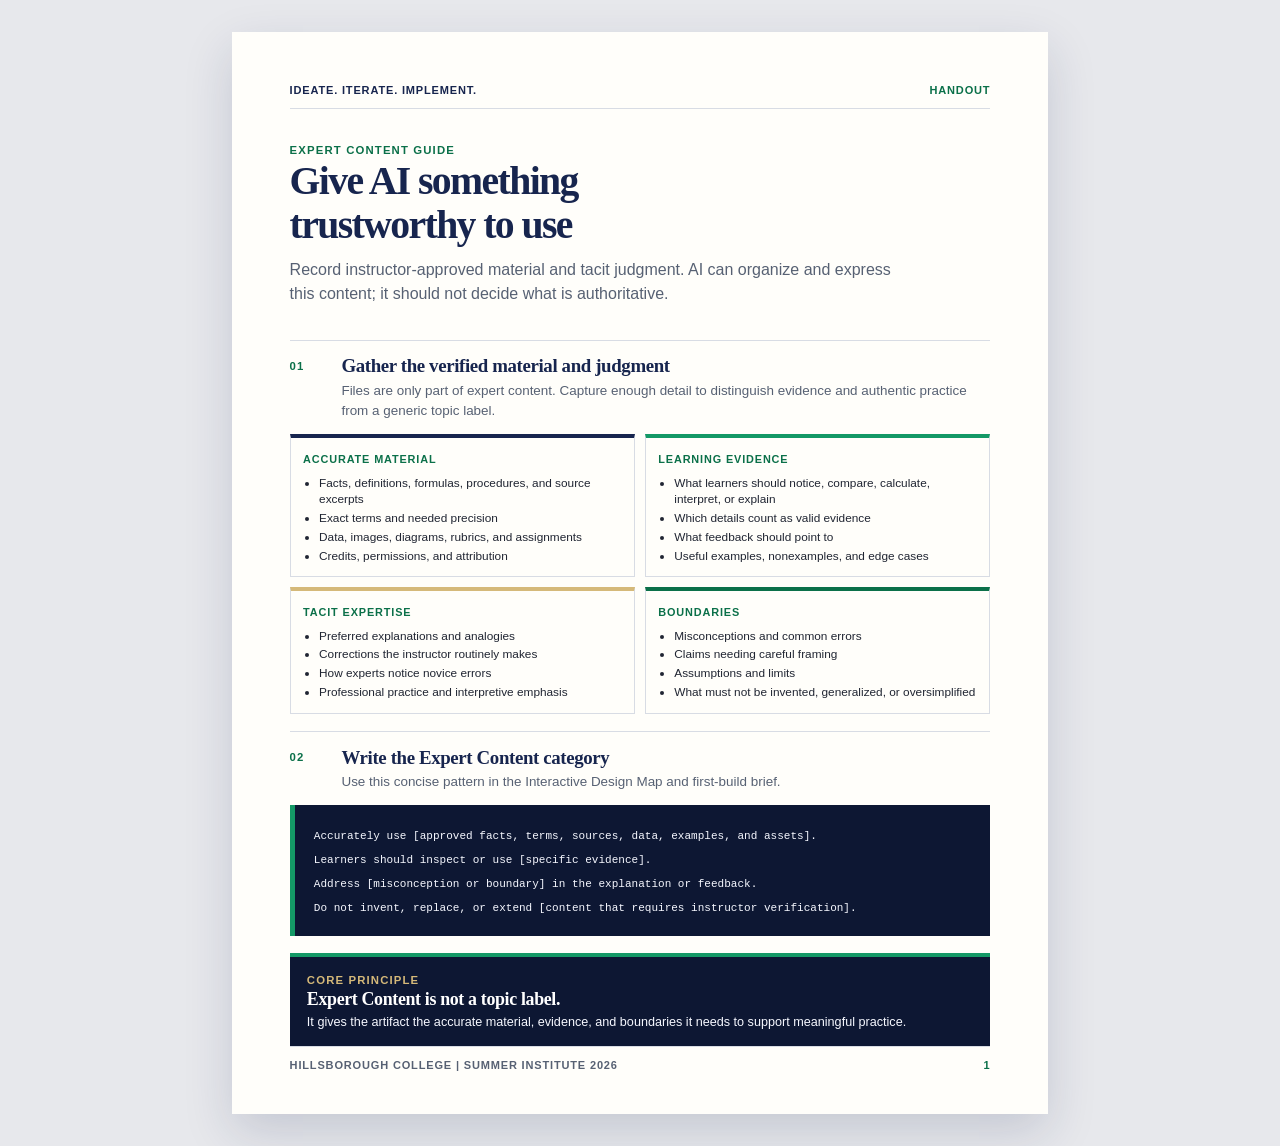
<file: resources/handouts/expert-content-guide/expert-content-guide.html>
<!doctype html>
<html lang="en">
  <head>
    <meta charset="utf-8">
    <meta name="viewport" content="width=device-width, initial-scale=1">
    <meta name="description" content="IDEATE companion for documenting verified material, examples, reasoning, and boundaries an artifact must use accurately.">
    <title>Expert Content Guide</title>
    <link rel="stylesheet" href="expert-content-guide.css">
  </head>
  <body>
    <main class="handout">
      <section class="page" aria-labelledby="page-title">
        <header class="masthead"><p class="kicker">Ideate. Iterate. Implement.</p><p class="series-label">HANDOUT</p></header>
        <section class="title-block"><p class="eyebrow">Expert Content Guide</p><h1 id="page-title">Give AI something<br>trustworthy to use</h1><p class="deck">Record instructor-approved material and tacit judgment. AI can organize and express this content; it should not decide what is authoritative.</p></section>
        <section class="content-setup"><div class="section-heading"><span>01</span><div><h2>Gather the verified material and judgment</h2><p>Files are only part of expert content. Capture enough detail to distinguish evidence and authentic practice from a generic topic label.</p></div></div><div class="record-grid"><article><p class="card-label">Accurate material</p><ul><li>Facts, definitions, formulas, procedures, and source excerpts</li><li>Exact terms and needed precision</li><li>Data, images, diagrams, rubrics, and assignments</li><li>Credits, permissions, and attribution</li></ul></article><article><p class="card-label">Learning evidence</p><ul><li>What learners should notice, compare, calculate, interpret, or explain</li><li>Which details count as valid evidence</li><li>What feedback should point to</li><li>Useful examples, nonexamples, and edge cases</li></ul></article><article><p class="card-label">Tacit expertise</p><ul><li>Preferred explanations and analogies</li><li>Corrections the instructor routinely makes</li><li>How experts notice novice errors</li><li>Professional practice and interpretive emphasis</li></ul></article><article><p class="card-label">Boundaries</p><ul><li>Misconceptions and common errors</li><li>Claims needing careful framing</li><li>Assumptions and limits</li><li>What must not be invented, generalized, or oversimplified</li></ul></article></div></section>
        <section class="field-section"><div class="section-heading"><span>02</span><div><h2>Write the Expert Content category</h2><p>Use this concise pattern in the Interactive Design Map and first-build brief.</p></div></div><pre class="prompt-block"><code>Accurately use [approved facts, terms, sources, data, examples, and assets].
Learners should inspect or use [specific evidence].
Address [misconception or boundary] in the explanation or feedback.
Do not invent, replace, or extend [content that requires instructor verification].</code></pre></section>
        <aside class="content-rule"><p class="eyebrow">Core principle</p><h2>Expert Content is not a topic label.</h2><p>It gives the artifact the accurate material, evidence, and boundaries it needs to support meaningful practice.</p></aside>
        <footer><span>Hillsborough College | Summer Institute 2026</span><span>1</span></footer>
      </section>
    </main>
  </body>
</html>
</file>
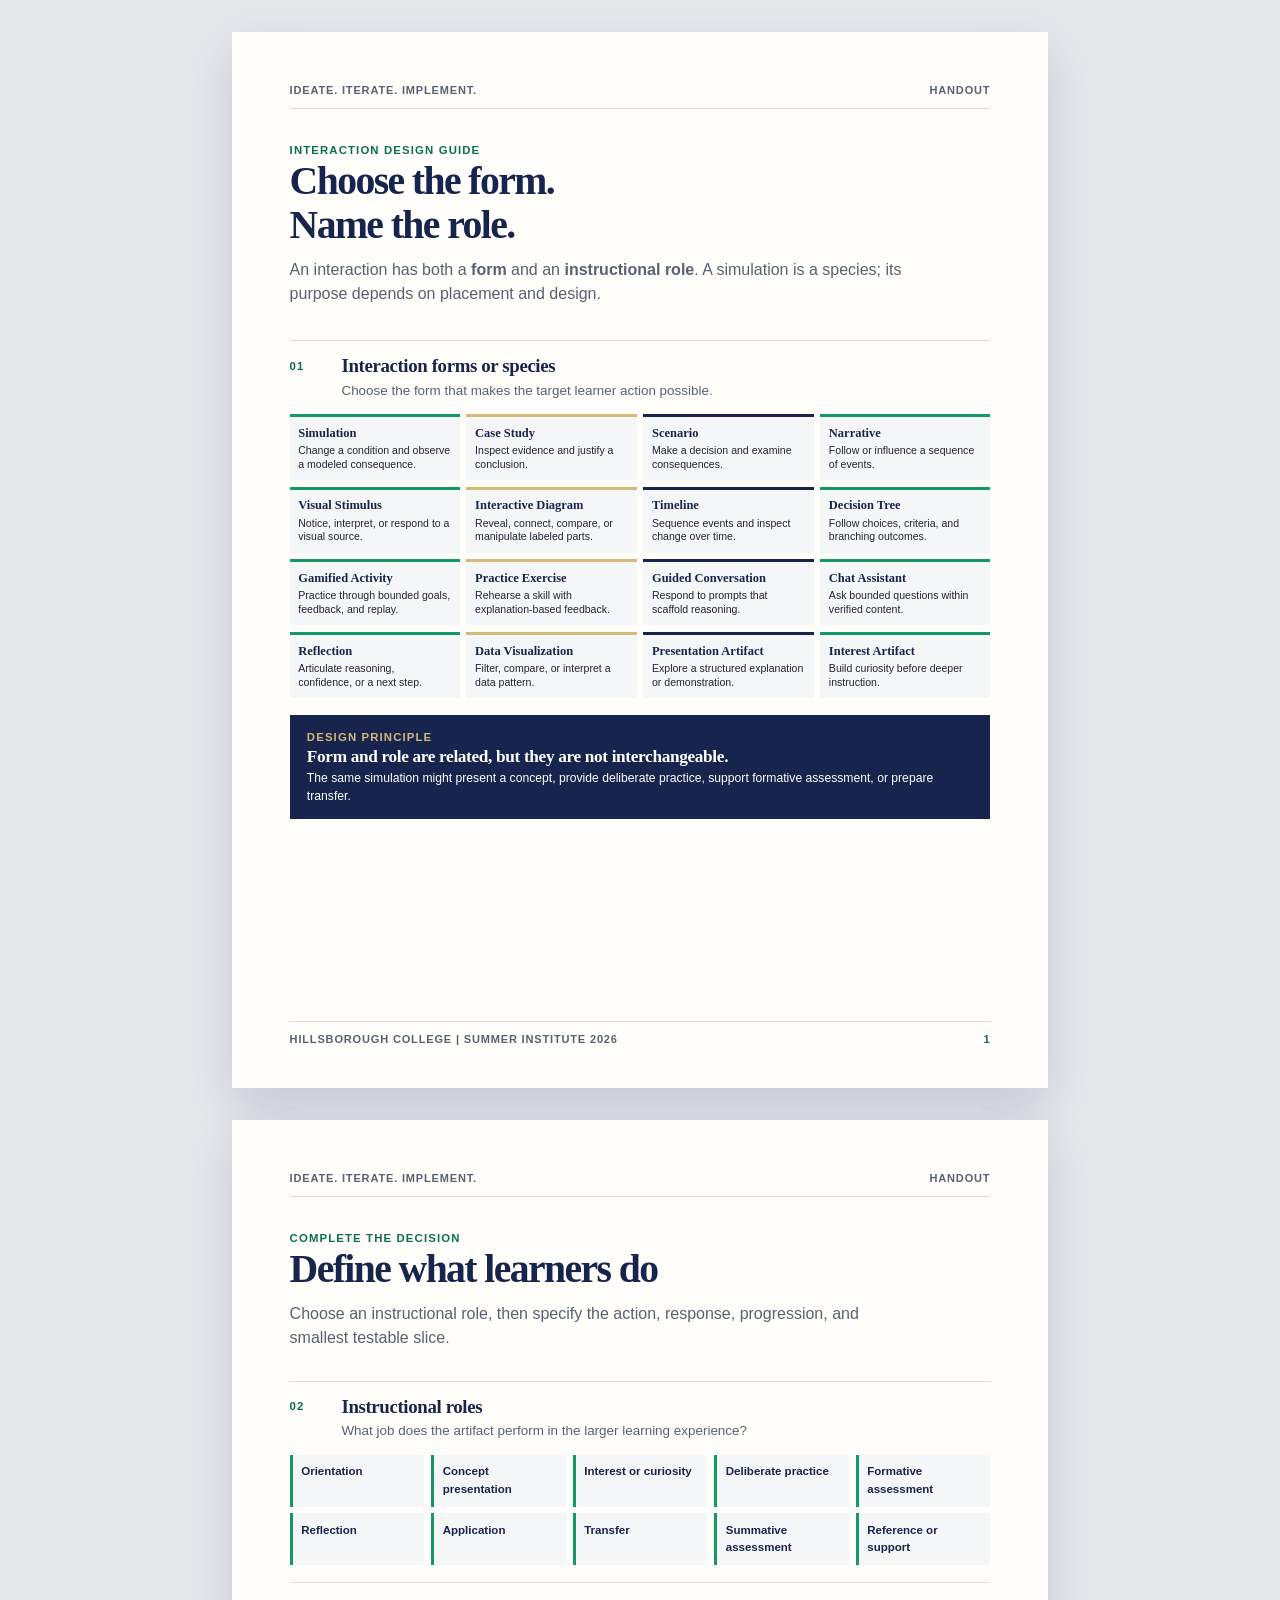
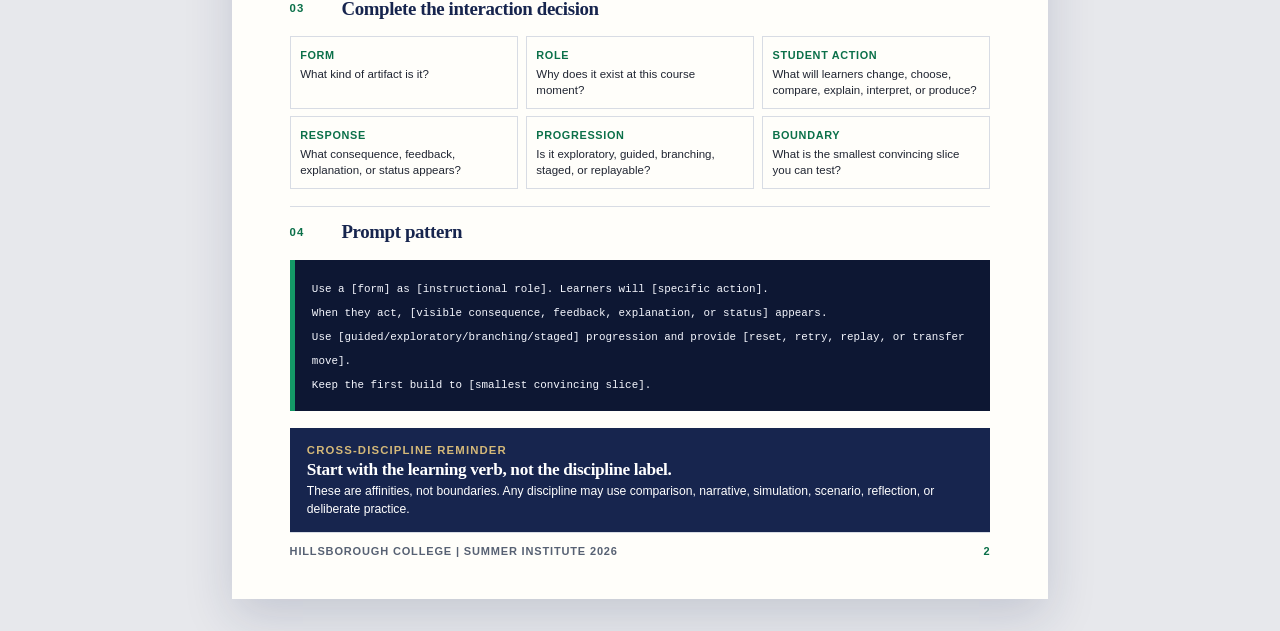
<file: resources/handouts/interaction-pattern-menu/interaction-pattern-menu.html>
<!doctype html>
<html lang="en">
  <head>
    <meta charset="utf-8">
    <meta name="viewport" content="width=device-width, initial-scale=1">
    <meta name="description" content="IDEATE companion for choosing an interaction form, instructional role, learner action, and feedback behavior.">
    <title>Interaction Design Guide</title>
    <link rel="stylesheet" href="interaction-pattern-menu.css">
  </head>
  <body>
    <main class="handout">
      <section class="page" aria-labelledby="page-title">
        <header class="masthead"><span>Ideate. Iterate. Implement.</span><span>HANDOUT</span></header>
        <section class="title-block"><p class="eyebrow">Interaction Design Guide</p><h1 id="page-title">Choose the form.<br>Name the role.</h1><p class="deck">An interaction has both a <strong>form</strong> and an <strong>instructional role</strong>. A simulation is a species; its purpose depends on placement and design.</p></section>
        <section class="guide-section" aria-labelledby="forms-heading">
          <div class="section-heading"><span>01</span><div><h2 id="forms-heading">Interaction forms or species</h2><p>Choose the form that makes the target learner action possible.</p></div></div>
          <div class="form-grid">
            <article><h3>Simulation</h3><p>Change a condition and observe a modeled consequence.</p></article>
            <article><h3>Case Study</h3><p>Inspect evidence and justify a conclusion.</p></article>
            <article><h3>Scenario</h3><p>Make a decision and examine consequences.</p></article>
            <article><h3>Narrative</h3><p>Follow or influence a sequence of events.</p></article>
            <article><h3>Visual Stimulus</h3><p>Notice, interpret, or respond to a visual source.</p></article>
            <article><h3>Interactive Diagram</h3><p>Reveal, connect, compare, or manipulate labeled parts.</p></article>
            <article><h3>Timeline</h3><p>Sequence events and inspect change over time.</p></article>
            <article><h3>Decision Tree</h3><p>Follow choices, criteria, and branching outcomes.</p></article>
            <article><h3>Gamified Activity</h3><p>Practice through bounded goals, feedback, and replay.</p></article>
            <article><h3>Practice Exercise</h3><p>Rehearse a skill with explanation-based feedback.</p></article>
            <article><h3>Guided Conversation</h3><p>Respond to prompts that scaffold reasoning.</p></article>
            <article><h3>Chat Assistant</h3><p>Ask bounded questions within verified content.</p></article>
            <article><h3>Reflection</h3><p>Articulate reasoning, confidence, or a next step.</p></article>
            <article><h3>Data Visualization</h3><p>Filter, compare, or interpret a data pattern.</p></article>
            <article><h3>Presentation Artifact</h3><p>Explore a structured explanation or demonstration.</p></article>
            <article><h3>Interest Artifact</h3><p>Build curiosity before deeper instruction.</p></article>
          </div>
        </section>
        <aside class="principle"><p class="eyebrow">Design principle</p><h2>Form and role are related, but they are not interchangeable.</h2><p>The same simulation might present a concept, provide deliberate practice, support formative assessment, or prepare transfer.</p></aside>
        <footer><span>Hillsborough College | Summer Institute 2026</span><span>1</span></footer>
      </section>

      <section class="page" aria-labelledby="roles-heading">
        <header class="masthead"><span>Ideate. Iterate. Implement.</span><span>HANDOUT</span></header>
        <section class="title-block title-block--compact"><p class="eyebrow">Complete the decision</p><h1 id="roles-heading">Define what learners do</h1><p class="deck">Choose an instructional role, then specify the action, response, progression, and smallest testable slice.</p></section>
        <section class="guide-section">
          <div class="section-heading"><span>02</span><div><h2>Instructional roles</h2><p>What job does the artifact perform in the larger learning experience?</p></div></div>
          <ul class="role-grid"><li>Orientation</li><li>Concept presentation</li><li>Interest or curiosity</li><li>Deliberate practice</li><li>Formative assessment</li><li>Reflection</li><li>Application</li><li>Transfer</li><li>Summative assessment</li><li>Reference or support</li></ul>
        </section>
        <section class="guide-section">
          <div class="section-heading"><span>03</span><div><h2>Complete the interaction decision</h2></div></div>
          <dl class="decision-grid"><div><dt>Form</dt><dd>What kind of artifact is it?</dd></div><div><dt>Role</dt><dd>Why does it exist at this course moment?</dd></div><div><dt>Student action</dt><dd>What will learners change, choose, compare, explain, interpret, or produce?</dd></div><div><dt>Response</dt><dd>What consequence, feedback, explanation, or status appears?</dd></div><div><dt>Progression</dt><dd>Is it exploratory, guided, branching, staged, or replayable?</dd></div><div><dt>Boundary</dt><dd>What is the smallest convincing slice you can test?</dd></div></dl>
        </section>
        <section class="guide-section">
          <div class="section-heading"><span>04</span><div><h2>Prompt pattern</h2></div></div>
          <pre><code>Use a [form] as [instructional role]. Learners will [specific action].
When they act, [visible consequence, feedback, explanation, or status] appears.
Use [guided/exploratory/branching/staged] progression and provide [reset, retry, replay, or transfer move].
Keep the first build to [smallest convincing slice].</code></pre>
        </section>
        <aside class="principle"><p class="eyebrow">Cross-discipline reminder</p><h2>Start with the learning verb, not the discipline label.</h2><p>These are affinities, not boundaries. Any discipline may use comparison, narrative, simulation, scenario, reflection, or deliberate practice.</p></aside>
        <footer><span>Hillsborough College | Summer Institute 2026</span><span>2</span></footer>
      </section>
    </main>
  </body>
</html>
</file>
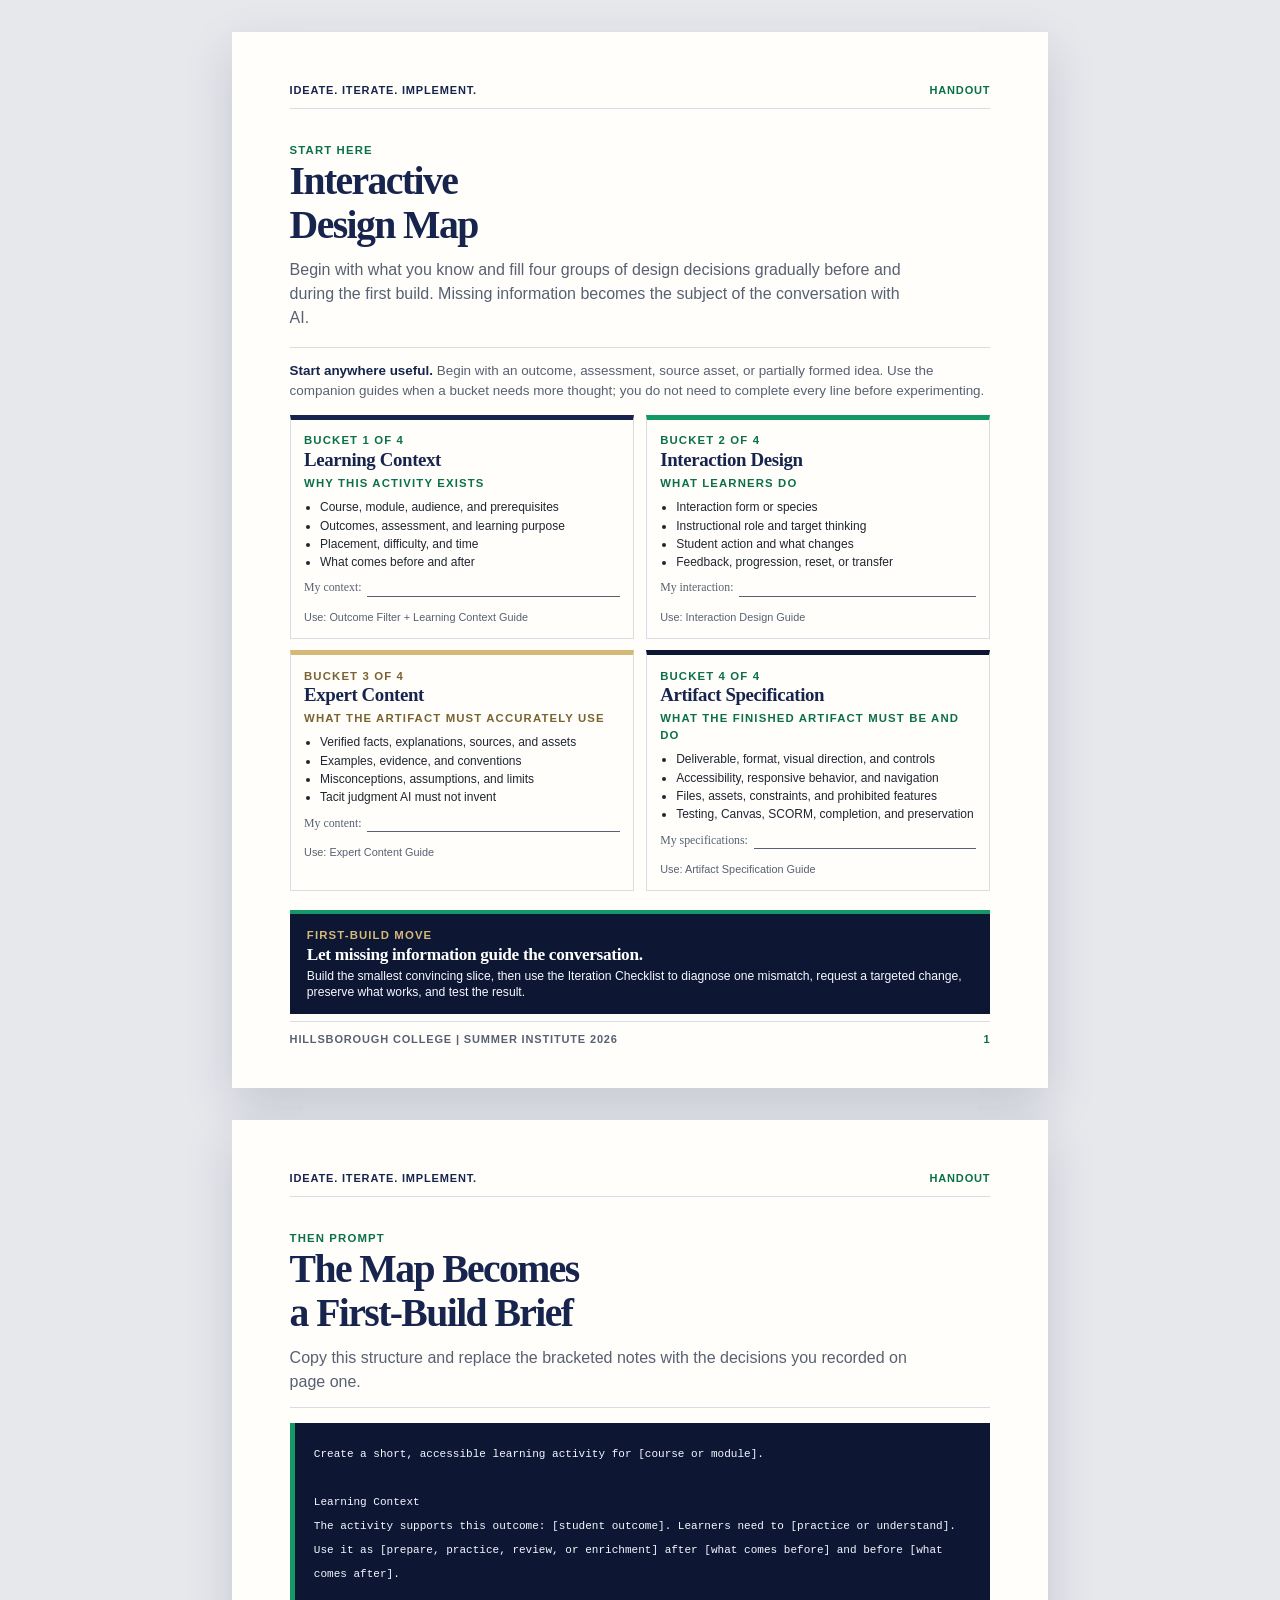
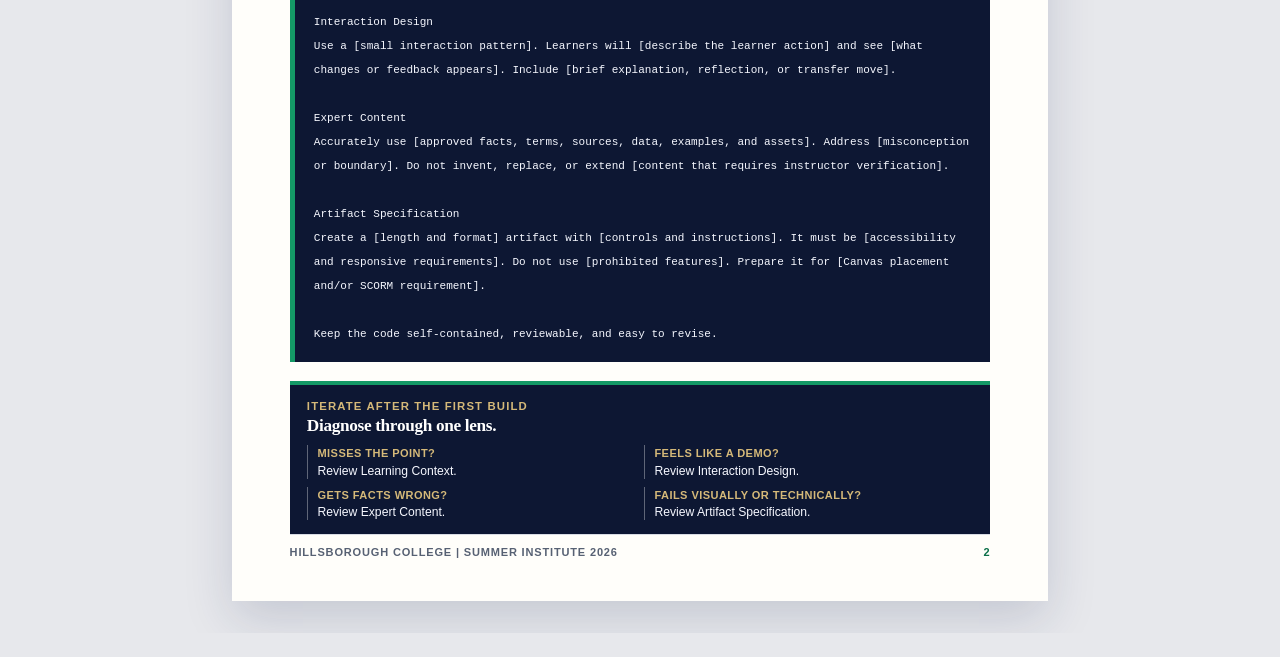
<file: resources/handouts/interactive-design-map-template/interactive-design-map-template.html>
<!doctype html>
<html lang="en">
  <head>
    <meta charset="utf-8">
    <meta name="viewport" content="width=device-width, initial-scale=1">
    <meta name="description" content="A four-category workspace for framing an instructional idea and creating a first-build brief.">
    <title>Interactive Design Map Worksheet</title>
    <link rel="stylesheet" href="interactive-design-map-template.css?v=2">
  </head>
  <body>
    <main class="handout">
      <section class="page page--map" aria-labelledby="page-title">
        <header class="masthead"><p class="kicker">Ideate. Iterate. Implement.</p><p class="series-label">HANDOUT</p></header>

        <section class="title-block">
          <p class="eyebrow">Start here</p>
          <h1 id="page-title">Interactive<br>Design Map</h1>
          <p class="deck">Begin with what you know and fill four groups of design decisions gradually before and during the first build. Missing information becomes the subject of the conversation with AI.</p>
        </section>

        <section class="map-intro" aria-label="How to use the map">
          <p><strong>Start anywhere useful.</strong> Begin with an outcome, assessment, source asset, or partially formed idea. Use the companion guides when a bucket needs more thought; you do not need to complete every line before experimenting.</p>
        </section>

        <div class="field-grid">
          <article class="field-card field-card--context">
            <p class="field-number">Bucket 1 of 4</p>
            <h2>Learning Context</h2>
            <p class="field-label">Why this activity exists</p>
            <ul>
              <li>Course, module, audience, and prerequisites</li>
              <li>Outcomes, assessment, and learning purpose</li>
              <li>Placement, difficulty, and time</li>
              <li>What comes before and after</li>
            </ul>
            <p class="write-line">My context:<span aria-hidden="true"></span></p>
            <p class="helper">Use: Outcome Filter + Learning Context Guide</p>
          </article>

          <article class="field-card field-card--interaction">
            <p class="field-number">Bucket 2 of 4</p>
            <h2>Interaction Design</h2>
            <p class="field-label">What learners do</p>
            <ul>
              <li>Interaction form or species</li>
              <li>Instructional role and target thinking</li>
              <li>Student action and what changes</li>
              <li>Feedback, progression, reset, or transfer</li>
            </ul>
            <p class="write-line">My interaction:<span aria-hidden="true"></span></p>
            <p class="helper">Use: Interaction Design Guide</p>
          </article>

          <article class="field-card field-card--expert">
            <p class="field-number">Bucket 3 of 4</p>
            <h2>Expert Content</h2>
            <p class="field-label">What the artifact must accurately use</p>
            <ul>
              <li>Verified facts, explanations, sources, and assets</li>
              <li>Examples, evidence, and conventions</li>
              <li>Misconceptions, assumptions, and limits</li>
              <li>Tacit judgment AI must not invent</li>
            </ul>
            <p class="write-line">My content:<span aria-hidden="true"></span></p>
            <p class="helper">Use: Expert Content Guide</p>
          </article>

          <article class="field-card field-card--artifact">
            <p class="field-number">Bucket 4 of 4</p>
            <h2>Artifact Specification</h2>
            <p class="field-label">What the finished artifact must be and do</p>
            <ul>
              <li>Deliverable, format, visual direction, and controls</li>
              <li>Accessibility, responsive behavior, and navigation</li>
              <li>Files, assets, constraints, and prohibited features</li>
              <li>Testing, Canvas, SCORM, completion, and preservation</li>
            </ul>
            <p class="write-line">My specifications:<span aria-hidden="true"></span></p>
            <p class="helper">Use: Artifact Specification Guide</p>
          </article>
        </div>

        <aside class="map-reminder"><p class="eyebrow">First-build move</p><h2>Let missing information guide the conversation.</h2><p>Build the smallest convincing slice, then use the Iteration Checklist to diagnose one mismatch, request a targeted change, preserve what works, and test the result.</p></aside>
        <footer><span>Hillsborough College | Summer Institute 2026</span><span>1</span></footer>
      </section>

      <section class="page page--prompt" aria-labelledby="prompt-title">
        <header class="masthead"><p class="kicker">Ideate. Iterate. Implement.</p><p class="series-label">HANDOUT</p></header>
        <section class="title-block title-block--compact">
          <p class="eyebrow">Then prompt</p>
          <h1 id="prompt-title">The Map Becomes<br>a First-Build Brief</h1>
          <p class="deck">Copy this structure and replace the bracketed notes with the decisions you recorded on page one.</p>
        </section>
        <section class="prompt-section" aria-label="First-build brief template">
          <pre class="prompt-block"><code>Create a short, accessible learning activity for [course or module].

Learning Context
The activity supports this outcome: [student outcome]. Learners need to [practice or understand]. Use it as [prepare, practice, review, or enrichment] after [what comes before] and before [what comes after].

Interaction Design
Use a [small interaction pattern]. Learners will [describe the learner action] and see [what changes or feedback appears]. Include [brief explanation, reflection, or transfer move].

Expert Content
Accurately use [approved facts, terms, sources, data, examples, and assets]. Address [misconception or boundary]. Do not invent, replace, or extend [content that requires instructor verification].

Artifact Specification
Create a [length and format] artifact with [controls and instructions]. It must be [accessibility and responsive requirements]. Do not use [prohibited features]. Prepare it for [Canvas placement and/or SCORM requirement].

Keep the code self-contained, reviewable, and easy to revise.</code></pre>
        </section>
        <aside class="revision-note"><p class="eyebrow">ITERATE after the first build</p><h2>Diagnose through one lens.</h2><dl><div><dt>Misses the point?</dt><dd>Review Learning Context.</dd></div><div><dt>Feels like a demo?</dt><dd>Review Interaction Design.</dd></div><div><dt>Gets facts wrong?</dt><dd>Review Expert Content.</dd></div><div><dt>Fails visually or technically?</dt><dd>Review Artifact Specification.</dd></div></dl></aside>
        <footer><span>Hillsborough College | Summer Institute 2026</span><span>2</span></footer>
      </section>
    </main>
  </body>
</html>
</file>
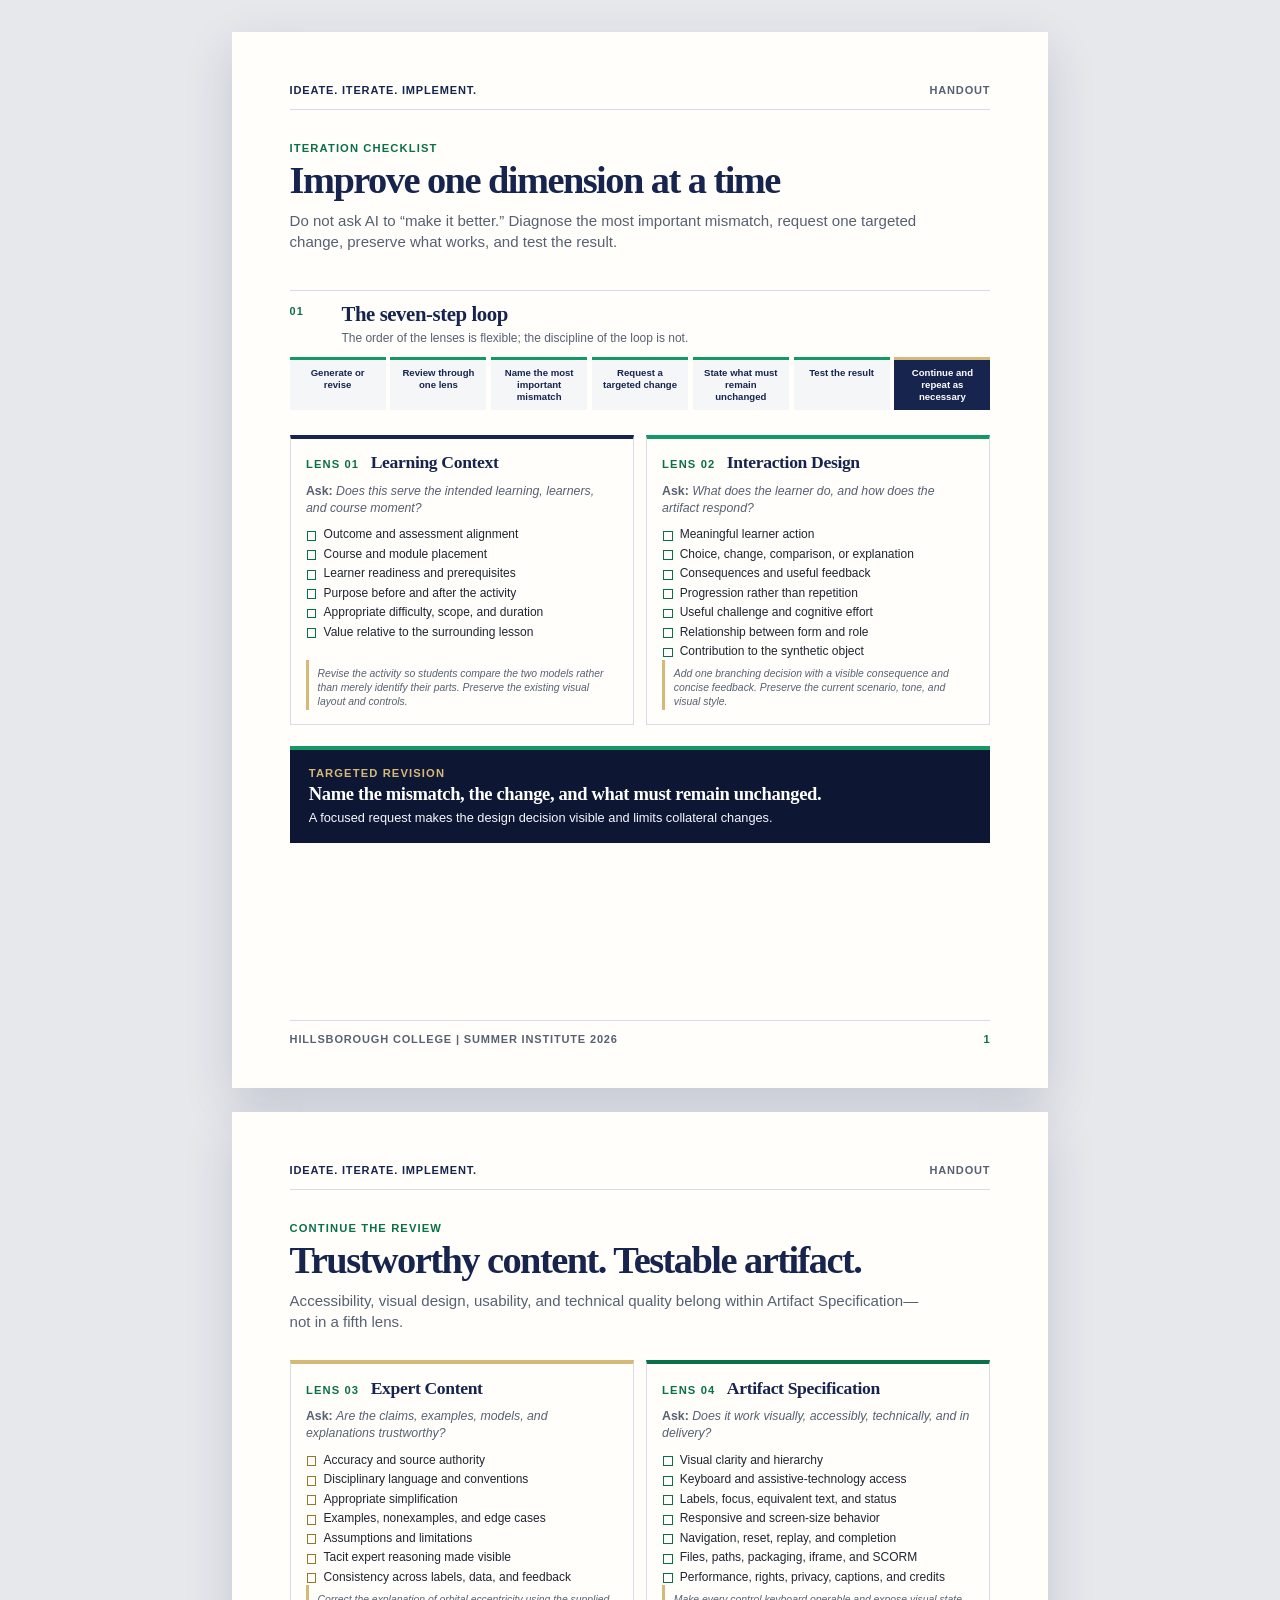
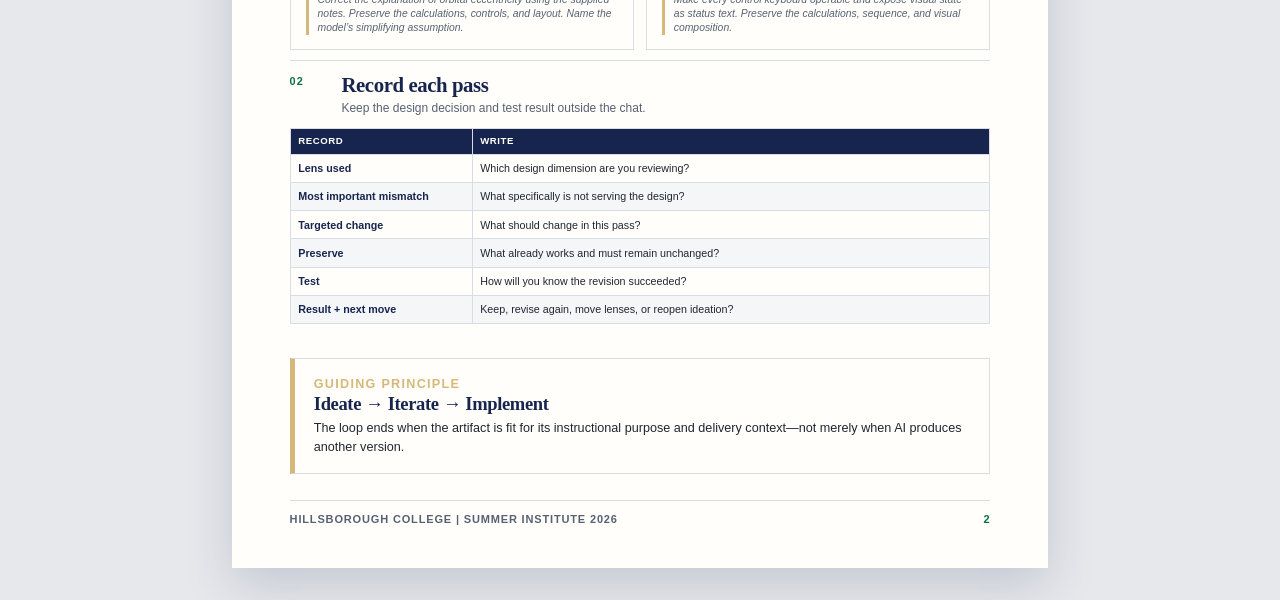
<file: resources/handouts/iteration-checklist/iteration-checklist.html>
<!doctype html>
<html lang="en">
  <head>
    <meta charset="utf-8">
    <meta name="viewport" content="width=device-width, initial-scale=1">
    <meta name="description" content="Review a generated artifact through the same four design categories, request one targeted change, and test the result.">
    <title>Iteration Checklist</title>
    <link rel="stylesheet" href="iteration-checklist.css">
  </head>
  <body>
    <main class="handout">
      <section class="page page-one" aria-labelledby="page-title">
        <header class="masthead"><span>Ideate. Iterate. Implement.</span><span>HANDOUT</span></header>
        <section class="title-block"><p class="eyebrow">Iteration Checklist</p><h1 id="page-title">Improve one dimension at a time</h1><p class="deck">Do not ask AI to “make it better.” Diagnose the most important mismatch, request one targeted change, preserve what works, and test the result.</p></section>
        <section class="loop-section" aria-labelledby="loop-heading"><div class="section-heading"><span>01</span><div><h2 id="loop-heading">The seven-step loop</h2><p>The order of the lenses is flexible; the discipline of the loop is not.</p></div></div><ol class="loop-steps"><li>Generate or revise</li><li>Review through one lens</li><li>Name the most important mismatch</li><li>Request a targeted change</li><li>State what must remain unchanged</li><li>Test the result</li><li>Continue and repeat as necessary</li></ol></section>
        <section class="bucket-passes" aria-label="Review lenses one and two">
          <article class="pass-card context"><div class="card-heading"><p class="pass-number">Lens 01</p><h2>Learning Context</h2></div><p class="question"><strong>Ask:</strong> <em>Does this serve the intended learning, learners, and course moment?</em></p><ul class="checklist"><li>Outcome and assessment alignment</li><li>Course and module placement</li><li>Learner readiness and prerequisites</li><li>Purpose before and after the activity</li><li>Appropriate difficulty, scope, and duration</li><li>Value relative to the surrounding lesson</li></ul><blockquote class="target">Revise the activity so students compare the two models rather than merely identify their parts. Preserve the existing visual layout and controls.</blockquote></article>
          <article class="pass-card interaction"><div class="card-heading"><p class="pass-number">Lens 02</p><h2>Interaction Design</h2></div><p class="question"><strong>Ask:</strong> <em>What does the learner do, and how does the artifact respond?</em></p><ul class="checklist"><li>Meaningful learner action</li><li>Choice, change, comparison, or explanation</li><li>Consequences and useful feedback</li><li>Progression rather than repetition</li><li>Useful challenge and cognitive effort</li><li>Relationship between form and role</li><li>Contribution to the synthetic object</li></ul><blockquote class="target">Add one branching decision with a visible consequence and concise feedback. Preserve the current scenario, tone, and visual style.</blockquote></article>
        </section>
        <aside class="page-rule"><p class="eyebrow">Targeted revision</p><h2>Name the mismatch, the change, and what must remain unchanged.</h2><p>A focused request makes the design decision visible and limits collateral changes.</p></aside>
        <footer><span>Hillsborough College | Summer Institute 2026</span><span class="page-number">1</span></footer>
      </section>

      <section class="page page-two" aria-labelledby="expert-heading">
        <header class="masthead"><span>Ideate. Iterate. Implement.</span><span>HANDOUT</span></header>
        <section class="title-block title-block--compact"><p class="eyebrow">Continue the review</p><h1>Trustworthy content. Testable artifact.</h1><p class="deck">Accessibility, visual design, usability, and technical quality belong within Artifact Specification—not in a fifth lens.</p></section>
        <section class="bucket-passes">
          <article class="pass-card content"><div class="card-heading"><p class="pass-number">Lens 03</p><h2 id="expert-heading">Expert Content</h2></div><p class="question"><strong>Ask:</strong> <em>Are the claims, examples, models, and explanations trustworthy?</em></p><ul class="checklist"><li>Accuracy and source authority</li><li>Disciplinary language and conventions</li><li>Appropriate simplification</li><li>Examples, nonexamples, and edge cases</li><li>Assumptions and limitations</li><li>Tacit expert reasoning made visible</li><li>Consistency across labels, data, and feedback</li></ul><blockquote class="target">Correct the explanation of orbital eccentricity using the supplied notes. Preserve the calculations, controls, and layout. Name the model’s simplifying assumption.</blockquote></article>
          <article class="pass-card specification"><div class="card-heading"><p class="pass-number">Lens 04</p><h2>Artifact Specification</h2></div><p class="question"><strong>Ask:</strong> <em>Does it work visually, accessibly, technically, and in delivery?</em></p><ul class="checklist"><li>Visual clarity and hierarchy</li><li>Keyboard and assistive-technology access</li><li>Labels, focus, equivalent text, and status</li><li>Responsive and screen-size behavior</li><li>Navigation, reset, replay, and completion</li><li>Files, paths, packaging, iframe, and SCORM</li><li>Performance, rights, privacy, captions, and credits</li></ul><blockquote class="target">Make every control keyboard operable and expose visual state as status text. Preserve the calculations, sequence, and visual composition.</blockquote></article>
        </section>
        <section class="record-section" aria-labelledby="record-heading"><div class="section-heading"><span>02</span><div><h2 id="record-heading">Record each pass</h2><p>Keep the design decision and test result outside the chat.</p></div></div><table><thead><tr><th>Record</th><th>Write</th></tr></thead><tbody><tr><td>Lens used</td><td>Which design dimension are you reviewing?</td></tr><tr><td>Most important mismatch</td><td>What specifically is not serving the design?</td></tr><tr><td>Targeted change</td><td>What should change in this pass?</td></tr><tr><td>Preserve</td><td>What already works and must remain unchanged?</td></tr><tr><td>Test</td><td>How will you know the revision succeeded?</td></tr><tr><td>Result + next move</td><td>Keep, revise again, move lenses, or reopen ideation?</td></tr></tbody></table></section>
        <aside class="guiding-principle"><p class="eyebrow">Guiding principle</p><h2>Ideate → Iterate → Implement</h2><p>The loop ends when the artifact is fit for its instructional purpose and delivery context—not merely when AI produces another version.</p></aside>
        <footer><span>Hillsborough College | Summer Institute 2026</span><span class="page-number">2</span></footer>
      </section>
    </main>
  </body>
</html>
</file>
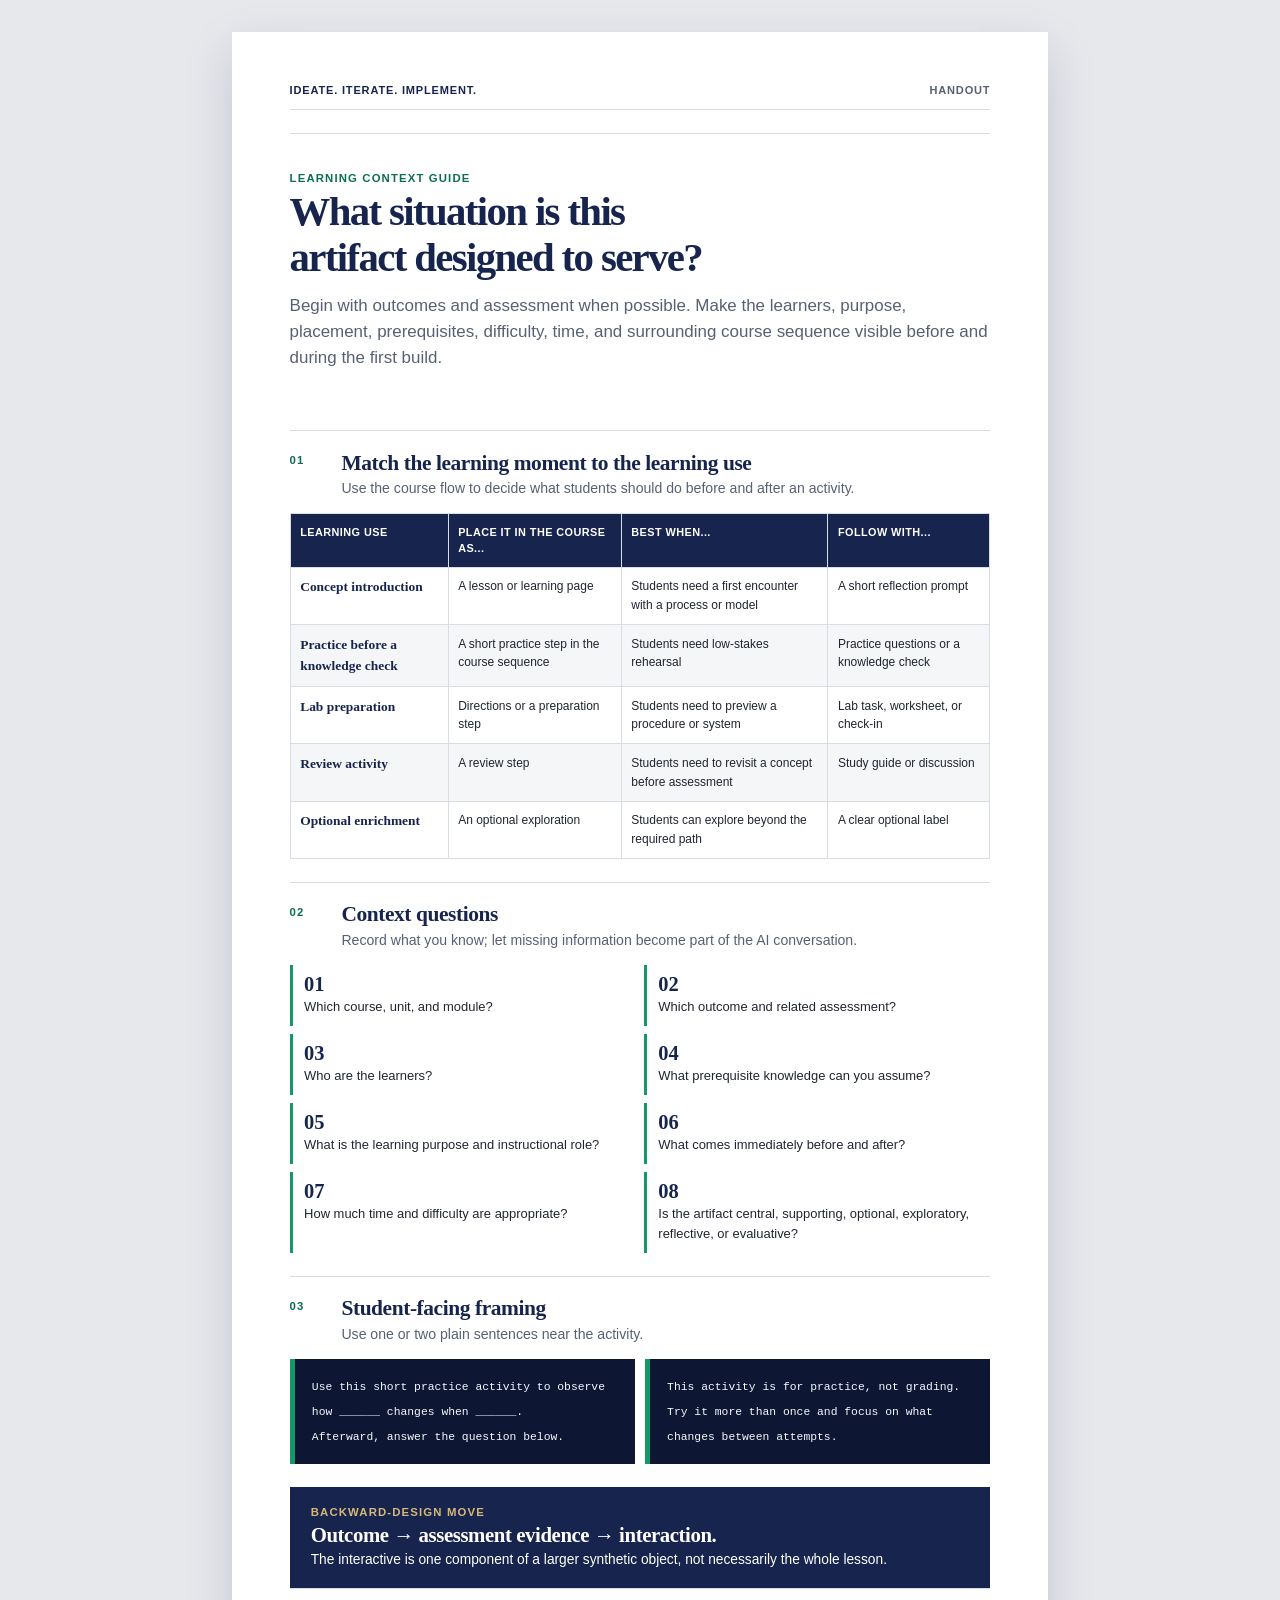
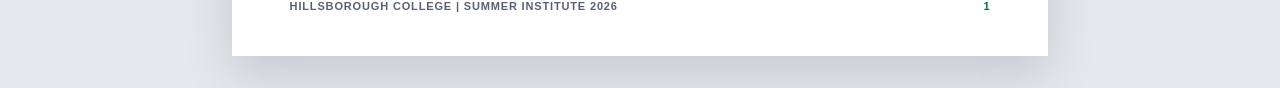
<file: resources/handouts/learning-context-guide/learning-context-guide.html>
<!doctype html>
<html lang="en">
<head>
  <meta charset="utf-8">
  <meta name="viewport" content="width=device-width, initial-scale=1">
  <meta name="description" content="IDEATE companion for deciding what instructional situation an interactive is designed to serve.">
  <title>Learning Context Guide</title>
  <link rel="stylesheet" href="learning-context-guide.css">
</head>
<body>
  <main class="handout">
    <header class="masthead"><span>Ideate. Iterate. Implement.</span><span>HANDOUT</span></header>
    <section class="title-block"><p class="eyebrow">Learning Context Guide</p><h1>What situation is this<br>artifact designed to serve?</h1><p class="deck">Begin with outcomes and assessment when possible. Make the learners, purpose, placement, prerequisites, difficulty, time, and surrounding course sequence visible before and during the first build.</p></section>
    <section><div class="section-heading"><span>01</span><div><h2>Match the learning moment to the learning use</h2><p>Use the course flow to decide what students should do before and after an activity.</p></div></div><div class="table-wrap"><table><thead><tr><th>Learning use</th><th>Place it in the course as...</th><th>Best when...</th><th>Follow with...</th></tr></thead><tbody><tr><td>Concept introduction</td><td>A lesson or learning page</td><td>Students need a first encounter with a process or model</td><td>A short reflection prompt</td></tr><tr><td>Practice before a knowledge check</td><td>A short practice step in the course sequence</td><td>Students need low-stakes rehearsal</td><td>Practice questions or a knowledge check</td></tr><tr><td>Lab preparation</td><td>Directions or a preparation step</td><td>Students need to preview a procedure or system</td><td>Lab task, worksheet, or check-in</td></tr><tr><td>Review activity</td><td>A review step</td><td>Students need to revisit a concept before assessment</td><td>Study guide or discussion</td></tr><tr><td>Optional enrichment</td><td>An optional exploration</td><td>Students can explore beyond the required path</td><td>A clear optional label</td></tr></tbody></table></div></section>
    <section class="questions"><div class="section-heading"><span>02</span><div><h2>Context questions</h2><p>Record what you know; let missing information become part of the AI conversation.</p></div></div><ol><li>Which course, unit, and module?</li><li>Which outcome and related assessment?</li><li>Who are the learners?</li><li>What prerequisite knowledge can you assume?</li><li>What is the learning purpose and instructional role?</li><li>What comes immediately before and after?</li><li>How much time and difficulty are appropriate?</li><li>Is the artifact central, supporting, optional, exploratory, reflective, or evaluative?</li></ol></section>
    <section><div class="section-heading"><span>03</span><div><h2>Student-facing framing</h2><p>Use one or two plain sentences near the activity.</p></div></div><div class="framing-grid"><pre><code>Use this short practice activity to observe how ______ changes when ______.
Afterward, answer the question below.</code></pre><pre><code>This activity is for practice, not grading. Try it more than once and focus on what changes between attempts.</code></pre></div></section>
    <aside class="core-rule"><p class="eyebrow">Backward-design move</p><h2>Outcome → assessment evidence → interaction.</h2><p>The interactive is one component of a larger synthetic object, not necessarily the whole lesson.</p></aside>
    <footer><span>Hillsborough College | Summer Institute 2026</span><span>1</span></footer>
  </main>
</body>
</html>
</file>
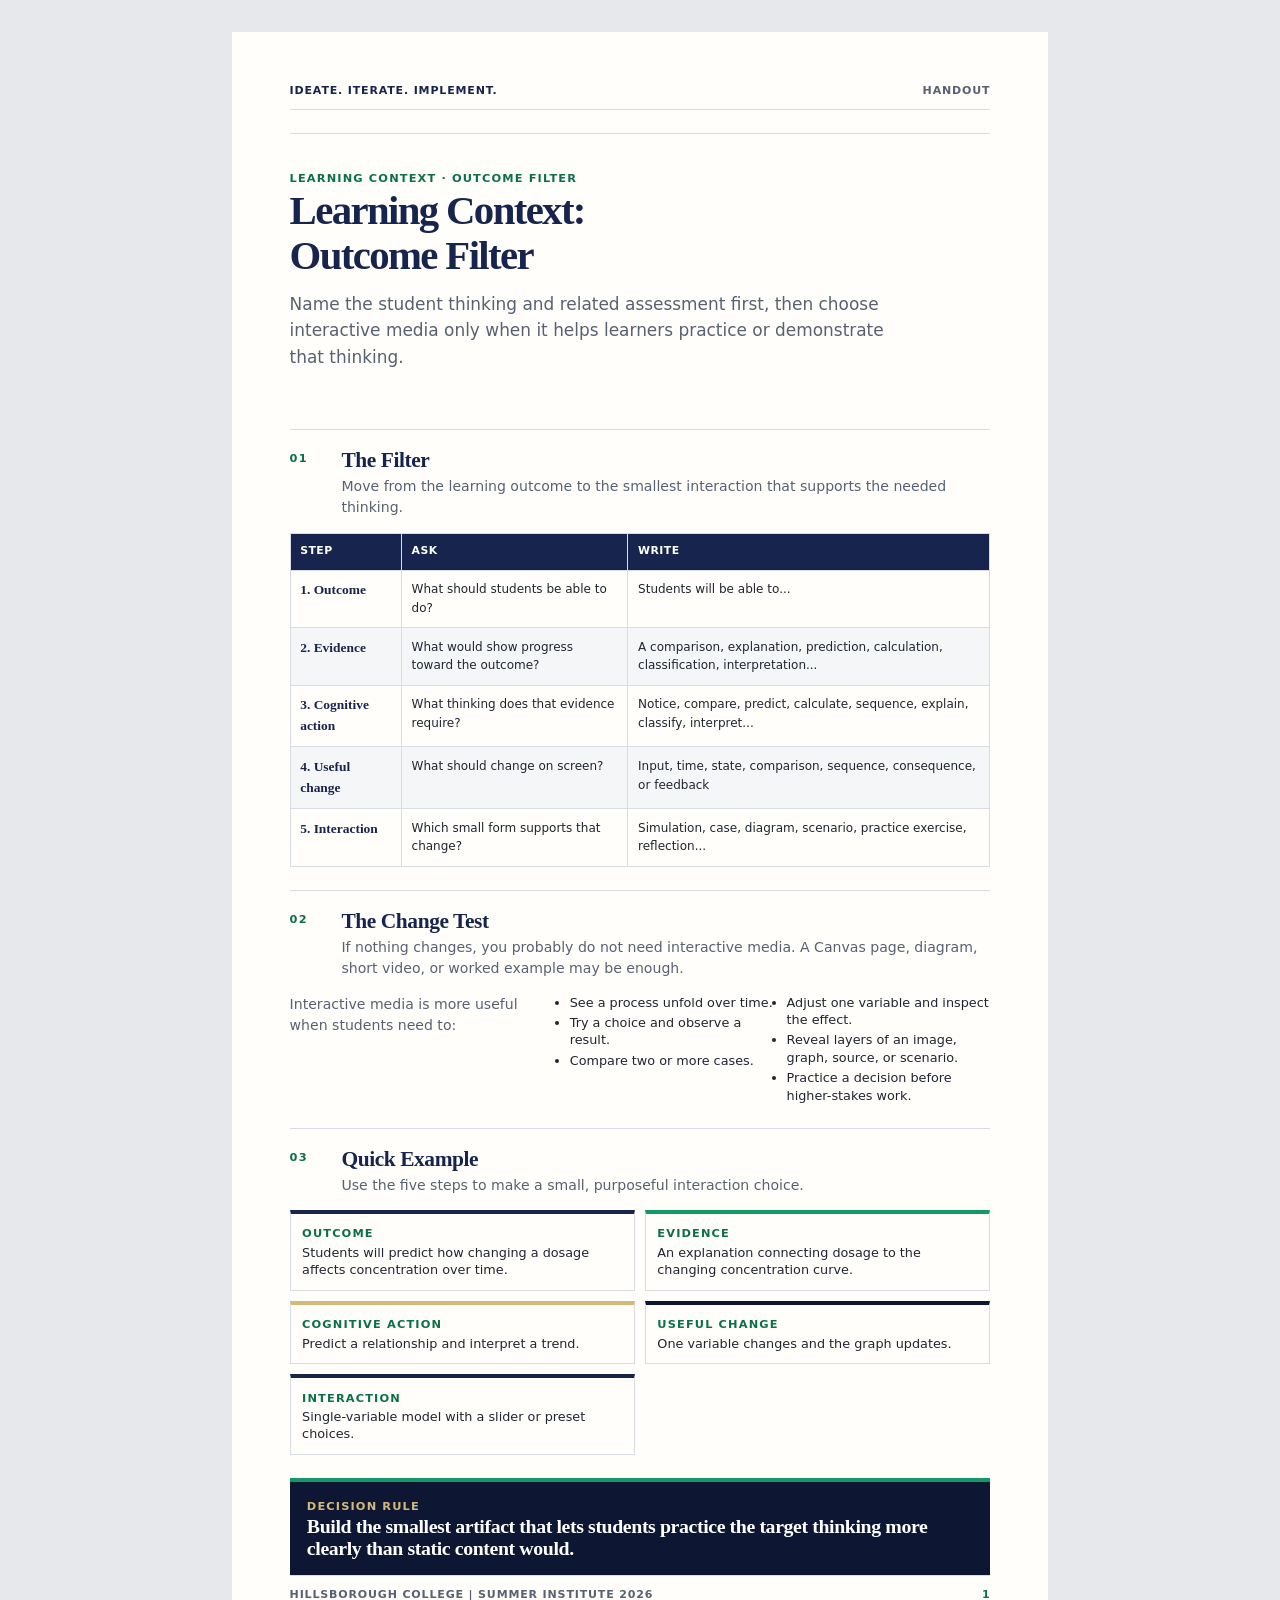
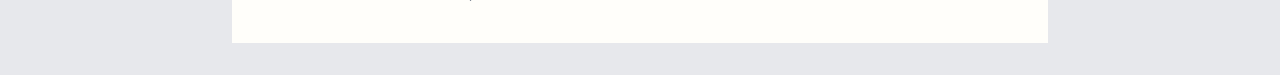
<file: resources/handouts/outcome-filter/outcome-filter.html>
<!doctype html>
<html lang="en">
<head>
  <meta charset="utf-8">
  <meta name="viewport" content="width=device-width, initial-scale=1">
  <meta name="description" content="IDEATE companion for moving from a learning outcome and assessment to a purposeful interaction choice.">
  <title>Learning Context: Outcome Filter</title>
  <link rel="stylesheet" href="outcome-filter.css">
</head>
<body>
  <main class="handout">
    <header class="masthead">
      <span>Ideate. Iterate. Implement.</span>
      <span>HANDOUT</span>
    </header>

    <section class="title-block" aria-labelledby="page-title">
      <p class="eyebrow">Learning Context · outcome filter</p>
      <h1 id="page-title">Learning Context:<br>Outcome Filter</h1>
      <p class="deck">Name the student thinking and related assessment first, then choose interactive media only when it helps learners practice or demonstrate that thinking.</p>
    </section>

    <section aria-labelledby="filter-title">
      <div class="section-heading">
        <span>01</span>
        <div>
          <h2 id="filter-title">The Filter</h2>
          <p>Move from the learning outcome to the smallest interaction that supports the needed thinking.</p>
        </div>
      </div>
      <div class="table-wrap">
        <table>
          <thead>
            <tr><th>Step</th><th>Ask</th><th>Write</th></tr>
          </thead>
          <tbody>
            <tr><td>1. Outcome</td><td>What should students be able to do?</td><td>Students will be able to...</td></tr>
            <tr><td>2. Evidence</td><td>What would show progress toward the outcome?</td><td>A comparison, explanation, prediction, calculation, classification, interpretation...</td></tr>
            <tr><td>3. Cognitive action</td><td>What thinking does that evidence require?</td><td>Notice, compare, predict, calculate, sequence, explain, classify, interpret...</td></tr>
            <tr><td>4. Useful change</td><td>What should change on screen?</td><td>Input, time, state, comparison, sequence, consequence, or feedback</td></tr>
            <tr><td>5. Interaction</td><td>Which small form supports that change?</td><td>Simulation, case, diagram, scenario, practice exercise, reflection...</td></tr>
          </tbody>
        </table>
      </div>
    </section>

    <section aria-labelledby="change-test-title">
      <div class="section-heading">
        <span>02</span>
        <div>
          <h2 id="change-test-title">The Change Test</h2>
          <p>If nothing changes, you probably do not need interactive media. A Canvas page, diagram, short video, or worked example may be enough.</p>
        </div>
      </div>
      <div class="change-grid">
        <p>Interactive media is more useful when students need to:</p>
        <ul>
          <li>See a process unfold over time.</li>
          <li>Try a choice and observe a result.</li>
          <li>Compare two or more cases.</li>
          <li>Adjust one variable and inspect the effect.</li>
          <li>Reveal layers of an image, graph, source, or scenario.</li>
          <li>Practice a decision before higher-stakes work.</li>
        </ul>
      </div>
    </section>

    <section aria-labelledby="example-title">
      <div class="section-heading">
        <span>03</span>
        <div>
          <h2 id="example-title">Quick Example</h2>
          <p>Use the five steps to make a small, purposeful interaction choice.</p>
        </div>
      </div>
      <div class="example-grid">
        <article><p class="card-label">Outcome</p><p>Students will predict how changing a dosage affects concentration over time.</p></article>
        <article><p class="card-label">Evidence</p><p>An explanation connecting dosage to the changing concentration curve.</p></article>
        <article><p class="card-label">Cognitive action</p><p>Predict a relationship and interpret a trend.</p></article>
        <article><p class="card-label">Useful change</p><p>One variable changes and the graph updates.</p></article>
        <article><p class="card-label">Interaction</p><p>Single-variable model with a slider or preset choices.</p></article>
      </div>
    </section>

    <aside class="decision-rule">
      <p class="eyebrow">Decision rule</p>
      <h2>Build the smallest artifact that lets students practice the target thinking more clearly than static content would.</h2>
    </aside>

    <footer>
      <span>Hillsborough College | Summer Institute 2026</span>
      <span>1</span>
    </footer>
  </main>
</body>
</html>
</file>
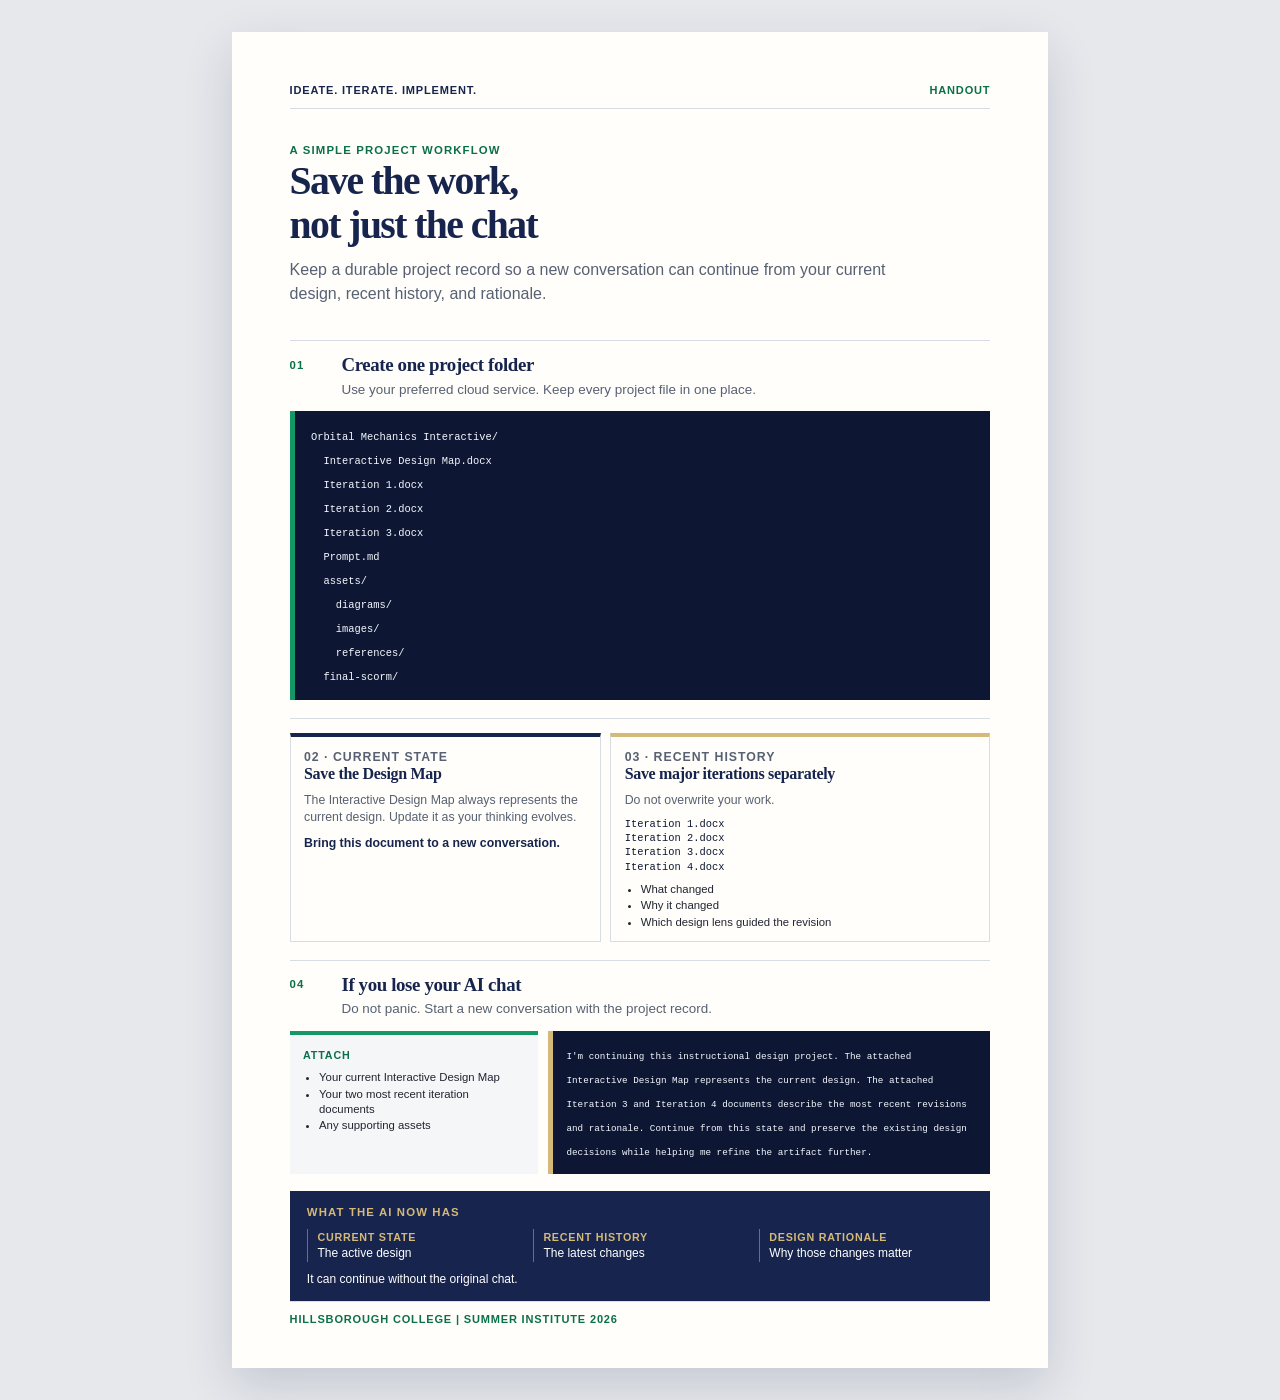
<file: resources/handouts/project-workflow/project-workflow.html>
<!doctype html>
<html lang="en">
  <head>
    <meta charset="utf-8">
    <meta name="viewport" content="width=device-width, initial-scale=1">
    <meta name="description" content="IMPLEMENT companion for preserving a durable project record, documenting major iterations, and restarting an AI conversation with context.">
    <title>A Simple Project Workflow</title>
    <link rel="stylesheet" href="project-workflow.css">
  </head>
  <body>
    <main class="handout">
      <section class="page" aria-labelledby="page-title">
        <header class="masthead"><p class="kicker">Ideate. Iterate. Implement.</p><p class="series-label">HANDOUT</p></header>
        <section class="title-block"><p class="eyebrow">A Simple Project Workflow</p><h1 id="page-title">Save the work,<br>not just the chat</h1><p class="deck">Keep a durable project record so a new conversation can continue from your current design, recent history, and rationale.</p></section>

        <section class="workflow-section"><div class="section-heading"><span>01</span><div><h2>Create one project folder</h2><p>Use your preferred cloud service. Keep every project file in one place.</p></div></div><pre><code>Orbital Mechanics Interactive/
  Interactive Design Map.docx
  Iteration 1.docx
  Iteration 2.docx
  Iteration 3.docx
  Prompt.md
  assets/
    diagrams/
    images/
    references/
  final-scorm/</code></pre></section>

        <section class="workflow-section preservation-grid" aria-label="Preserve design and iteration records">
          <article class="record-card design-map"><p class="card-label">02 · Current state</p><h2>Save the Design Map</h2><p>The Interactive Design Map always represents the current design. Update it as your thinking evolves.</p><p class="card-note">Bring this document to a new conversation.</p></article>
          <article class="record-card iterations"><p class="card-label">03 · Recent history</p><h2>Save major iterations separately</h2><p>Do not overwrite your work.</p><code class="file-list">Iteration 1.docx<br>Iteration 2.docx<br>Iteration 3.docx<br>Iteration 4.docx</code><ul><li>What changed</li><li>Why it changed</li><li>Which design lens guided the revision</li></ul></article>
        </section>

        <section class="workflow-section restart-section"><div class="section-heading"><span>04</span><div><h2>If you lose your AI chat</h2><p>Do not panic. Start a new conversation with the project record.</p></div></div><div class="restart-grid"><div class="attach-card"><p class="card-label">Attach</p><ul><li>Your current Interactive Design Map</li><li>Your two most recent iteration documents</li><li>Any supporting assets</li></ul></div><pre class="restart-prompt"><code>I'm continuing this instructional design project. The attached Interactive Design Map represents the current design. The attached Iteration 3 and Iteration 4 documents describe the most recent revisions and rationale. Continue from this state and preserve the existing design decisions while helping me refine the artifact further.</code></pre></div></section>

        <aside class="workflow-rule"><p class="eyebrow">What the AI now has</p><dl><div><dt>Current state</dt><dd>The active design</dd></div><div><dt>Recent history</dt><dd>The latest changes</dd></div><div><dt>Design rationale</dt><dd>Why those changes matter</dd></div></dl><p>It can continue without the original chat.</p></aside>
        <footer><span>Hillsborough College | Summer Institute 2026</span></footer>
      </section>
    </main>
  </body>
</html>
</file>
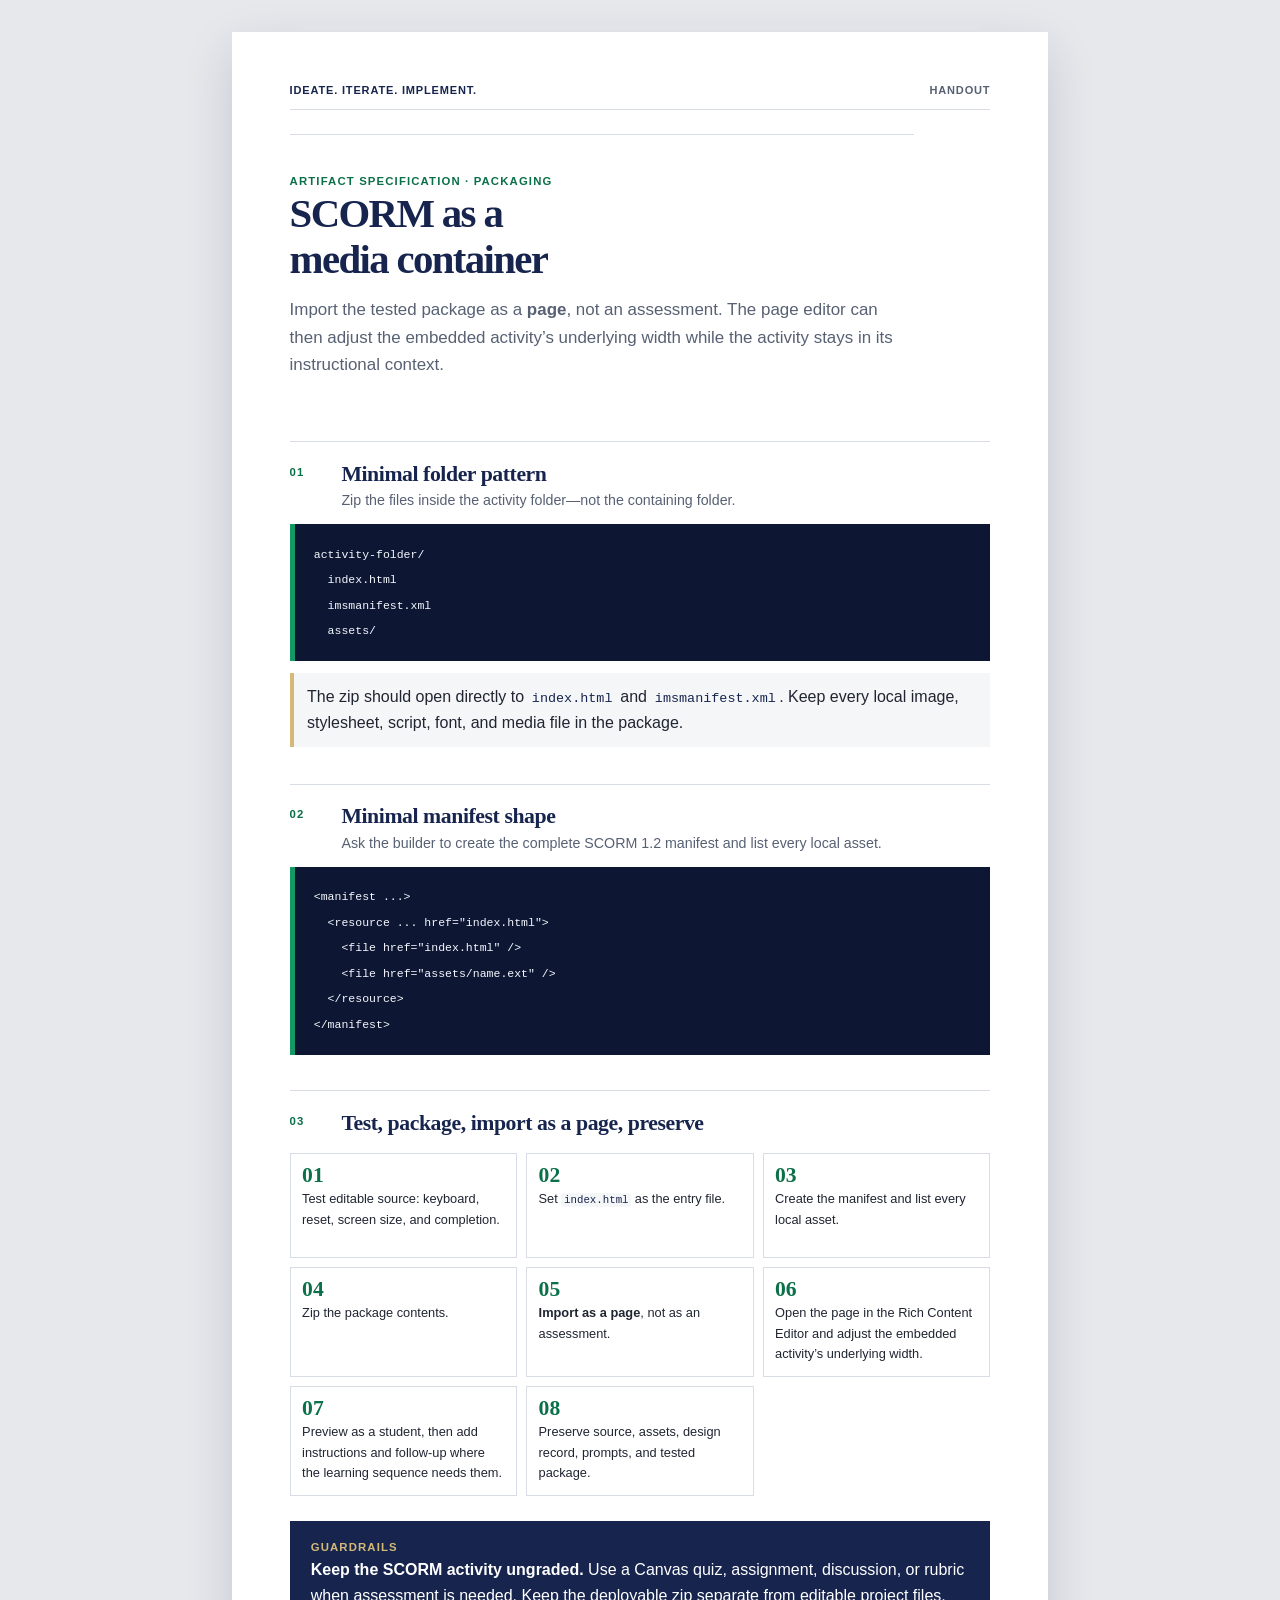
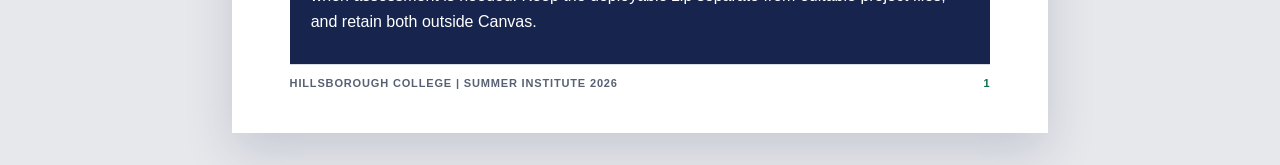
<file: resources/handouts/scorm-packaging-pattern/scorm-packaging-pattern.html>
<!doctype html>
<html lang="en">
  <head>
    <meta charset="utf-8">
    <meta name="viewport" content="width=device-width, initial-scale=1">
    <meta name="description" content="IMPLEMENT companion for packaging an HTML activity as learning media, importing it as a page, and preserving editable source files.">
    <title>Artifact Specification: SCORM Packaging and Page Import</title>
    <link rel="stylesheet" href="scorm-packaging-pattern.css">
  </head>
  <body>
    <main class="handout">
      <header class="masthead"><span>Ideate. Iterate. Implement.</span><span>HANDOUT</span></header>
      <section class="title-block"><p class="eyebrow">Artifact Specification · packaging</p><h1>SCORM as a<br>media container</h1><p class="deck">Import the tested package as a <strong>page</strong>, not an assessment. The page editor can then adjust the embedded activity’s underlying width while the activity stays in its instructional context.</p></section>
      <section><div class="section-heading"><span>01</span><div><h2>Minimal folder pattern</h2><p>Zip the files inside the activity folder—not the containing folder.</p></div></div><pre><code>activity-folder/
  index.html
  imsmanifest.xml
  assets/</code></pre><p class="callout">The zip should open directly to <code>index.html</code> and <code>imsmanifest.xml</code>. Keep every local image, stylesheet, script, font, and media file in the package.</p></section>
      <section><div class="section-heading"><span>02</span><div><h2>Minimal manifest shape</h2><p>Ask the builder to create the complete SCORM 1.2 manifest and list every local asset.</p></div></div><pre class="manifest"><code>&lt;manifest ...&gt;
  &lt;resource ... href="index.html"&gt;
    &lt;file href="index.html" /&gt;
    &lt;file href="assets/name.ext" /&gt;
  &lt;/resource&gt;
&lt;/manifest&gt;</code></pre></section>
      <section><div class="section-heading"><span>03</span><div><h2>Test, package, import as a page, preserve</h2></div></div><ol class="steps steps--compact"><li>Test editable source: keyboard, reset, screen size, and completion.</li><li>Set <code>index.html</code> as the entry file.</li><li>Create the manifest and list every local asset.</li><li>Zip the package contents.</li><li><strong>Import as a page</strong>, not as an assessment.</li><li>Open the page in the Rich Content Editor and adjust the embedded activity’s underlying width.</li><li>Preview as a student, then add instructions and follow-up where the learning sequence needs them.</li><li>Preserve source, assets, design record, prompts, and tested package.</li></ol></section>
      <aside class="guardrails"><p class="eyebrow">Guardrails</p><p><strong>Keep the SCORM activity ungraded.</strong> Use a Canvas quiz, assignment, discussion, or rubric when assessment is needed. Keep the deployable zip separate from editable project files, and retain both outside Canvas.</p></aside>
      <footer><span>Hillsborough College | Summer Institute 2026</span><span>1</span></footer>
    </main>
  </body>
</html>
</file>
<file: assets/site.css>
:root { --navy:#17254e; --navy-deep:#0d1733; --green:#149966; --green-dark:#0b7049; --gold:#d5b979; --ink:#202532; --muted:#576173; --line:#d8dce4; --surface:#f5f6f8; --paper:#fffefa; --serif:Georgia,"Times New Roman",serif; --sans:Inter,ui-sans-serif,system-ui,-apple-system,BlinkMacSystemFont,"Segoe UI",sans-serif; }
* { box-sizing:border-box; }
html { scroll-behavior:smooth; }
body { background:var(--paper); color:var(--ink); font:16px/1.55 var(--sans); margin:0; text-rendering:optimizeLegibility; }
a { color:inherit; }
.shell { margin:0 auto; max-width:1200px; padding-left:36px; padding-right:36px; }
.skip-link { background:#fff; color:var(--navy); left:12px; padding:10px 14px; position:fixed; top:-60px; z-index:10; }
.skip-link:focus { top:12px; }
.site-header { background:rgb(255 254 250 / 96%); border-bottom:1px solid var(--line); position:sticky; top:0; z-index:2; }
.masthead { align-items:center; display:flex; gap:32px; justify-content:space-between; min-height:68px; }
.wordmark { color:var(--navy); font-size:.76rem; font-weight:800; letter-spacing:.075em; line-height:1.3; max-width:650px; text-decoration:none; text-transform:uppercase; }
nav { display:flex; gap:24px; }
nav a { color:var(--muted); font-size:.84rem; font-weight:750; padding:.35rem 0; text-decoration:none; }
nav a:hover, nav a:focus-visible { color:var(--green-dark); }
a:focus-visible { outline:3px solid rgb(20 153 102 / 30%); outline-offset:4px; }
.hero { padding-bottom:64px; padding-top:76px; }
.eyebrow, .card-kicker { color:var(--green-dark); font-size:.72rem; font-weight:800; letter-spacing:.12em; margin:0 0 9px; text-transform:uppercase; }
h1,h2,h3,h4,p { margin-top:0; }
h1,h2,h3,h4 { color:var(--navy); font-family:var(--serif); }
h1 { font-size:clamp(3.3rem,7.6vw,6.65rem); letter-spacing:-.065em; line-height:.92; margin-bottom:30px; max-width:920px; }
.hero-title { font-size:clamp(3.15rem,5.4vw,4.65rem); letter-spacing:-.052em; line-height:.94; margin-bottom:26px; max-width:1060px; }
h1 em { color:var(--green-dark); font-style:italic; font-weight:400; }
.hero-copy { color:var(--muted); font-size:clamp(1.02rem,1.7vw,1.2rem); line-height:1.55; margin-bottom:42px; max-width:760px; }
.workflow { border-bottom:1px solid var(--line); border-top:1px solid var(--line); display:grid; grid-template-columns:repeat(3,1fr); }
.workflow a { border-left:1px solid var(--line); display:grid; gap:4px; padding:20px 22px; text-decoration:none; }
.workflow a:first-child { border-left:0; }
.workflow a:hover, .workflow a:focus-visible { background:#edf7f2; outline:0; }
.workflow span { color:var(--green); font-size:.67rem; font-weight:800; letter-spacing:.1em; }
.workflow strong { color:var(--navy); font-family:var(--serif); font-size:1.15rem; }
.workflow small { color:var(--muted); font-size:.83rem; line-height:1.35; }
.principle-band { background:var(--navy); border-top:4px solid var(--green); color:#fff; }
.principle-grid { align-items:center; display:flex; justify-content:center; min-height:126px; padding-bottom:32px; padding-top:32px; }
.principle-grid .eyebrow { color:var(--gold); margin:0; }
.principle-grid p:last-child { font-family:var(--serif); font-size:clamp(1.2rem,2.1vw,1.52rem); line-height:1.32; margin:0; max-width:920px; text-align:center; }
.resource-library { padding-bottom:76px; padding-top:76px; }
.section-intro { margin-bottom:34px; max-width:720px; }
.section-intro h2 { font-size:clamp(2.3rem,4.2vw,3.5rem); letter-spacing:-.05em; line-height:1; margin-bottom:14px; }
.section-intro > p:last-child { color:var(--muted); font-size:1.04rem; margin-bottom:0; }
.phase-section { border-top:1px solid var(--line); padding:32px 0 42px; }
.phase-heading { align-items:baseline; display:grid; gap:18px; grid-template-columns:72px minmax(0,1fr); margin-bottom:25px; }
.phase-heading > p { color:var(--green-dark); font-size:.78rem; font-weight:800; letter-spacing:.11em; margin:5px 0 0; }
.phase-heading h3 { font-size:2rem; letter-spacing:-.04em; line-height:1; margin-bottom:7px; }
.phase-heading div > p { color:var(--muted); margin:0; }
.resource-grid { display:grid; gap:14px; }
.resource-grid--three { grid-template-columns:repeat(3,1fr); }
.resource-grid--one { grid-template-columns:1fr; }
.resource-card { background:#fff; border:1px solid var(--line); border-top:4px solid var(--navy); display:flex; flex-direction:column; min-height:225px; padding:25px; }
.resource-card:nth-child(3n+2) { border-top-color:var(--green); }
.resource-card:nth-child(3n) { border-top-color:var(--gold); }
.resource-card h4 { font-size:1.4rem; letter-spacing:-.032em; line-height:1.08; margin-bottom:12px; }
.resource-card > p:not(.card-kicker) { color:var(--muted); font-size:.92rem; line-height:1.45; margin-bottom:22px; }
.resource-card a, .case-card a { align-self:flex-start; border-bottom:1px solid transparent; color:var(--green-dark); font-size:.76rem; font-weight:850; letter-spacing:.055em; margin-top:auto; text-decoration:none; text-transform:uppercase; }
.resource-card a span, .case-card a span { font-size:1rem; margin-left:4px; }
.resource-card a:hover, .resource-card a:focus-visible, .case-card a:hover, .case-card a:focus-visible { border-bottom-color:currentColor; color:var(--navy); }
.resource-card--feature { align-items:center; background:var(--surface); border-top-color:var(--green); flex-direction:row; gap:32px; justify-content:space-between; min-height:0; padding:28px; }
.resource-card--feature > div { max-width:720px; }
.resource-card--feature h4 { font-size:1.7rem; }
.resource-card--feature > div > p:last-child { color:var(--muted); margin:0; }
.resource-card--feature a { flex:0 0 auto; margin:0; }
.case-band { background:var(--navy-deep); color:#fff; padding:76px 0; }
.section-intro--light .eyebrow { color:var(--gold); }
.section-intro--light h2 { color:#fff; }
.section-intro--light > p:last-child { color:#d5ddec; }
.case-grid { display:grid; gap:18px; grid-template-columns:1fr 1fr; }
.case-card { background:#fff; border-top:5px solid var(--gold); display:flex; flex-direction:column; min-height:250px; padding:30px; }
.case-card:nth-child(2) { border-top-color:var(--green); }
.case-card h3 { font-size:1.9rem; letter-spacing:-.045em; line-height:1.02; margin-bottom:14px; }
.case-card > p:not(.card-kicker) { color:var(--muted); margin-bottom:26px; }
.presentation { align-items:center; border-bottom:1px solid var(--line); display:grid; gap:44px; grid-template-columns:1.6fr .8fr; padding-bottom:66px; padding-top:66px; }
.presentation h2 { font-size:clamp(2rem,4vw,3.25rem); letter-spacing:-.05em; line-height:1; margin:0; max-width:690px; }
.download-actions { display:grid; gap:10px; }
.download-link { background:var(--green); color:#fff; font-size:.79rem; font-weight:850; letter-spacing:.06em; padding:19px 22px; text-align:center; text-decoration:none; text-transform:uppercase; }
.download-link:hover, .download-link:focus-visible { background:var(--green-dark); outline:3px solid rgb(20 153 102 / 28%); outline-offset:3px; }
.site-footer { background:var(--navy); color:#d6deed; font-size:.72rem; font-weight:800; letter-spacing:.08em; text-transform:uppercase; }
.site-footer .shell { display:flex; justify-content:space-between; padding-bottom:23px; padding-top:23px; }
@media (max-width:820px) { .shell { padding-left:24px; padding-right:24px; } .masthead { align-items:flex-start; flex-direction:column; gap:8px; padding-bottom:14px; padding-top:14px; } nav { width:100%; } .hero,.resource-library { padding-bottom:58px; padding-top:58px; } .hero-title { font-size:clamp(2.8rem,8.8vw,4.1rem); } .presentation { grid-template-columns:1fr; } .resource-grid--three { grid-template-columns:repeat(2,1fr); } }
@media (max-width:570px) { .masthead { min-height:0; } .wordmark { font-size:.64rem; } nav { gap:18px; overflow-x:auto; } nav a { font-size:.75rem; white-space:nowrap; } .hero { padding-bottom:48px; padding-top:48px; } .hero-title { font-size:clamp(2.35rem,11.2vw,3.2rem); line-height:.98; } .hero-copy { margin-bottom:34px; } .workflow,.resource-grid--three,.case-grid { grid-template-columns:1fr; } .workflow a { border-left:0; border-top:1px solid var(--line); padding:16px 14px; } .workflow a:first-child { border-top:0; } .principle-grid { min-height:0; padding-bottom:28px; padding-top:28px; } .principle-grid p:last-child { font-size:1.12rem; } .phase-heading { grid-template-columns:1fr; gap:5px; } .resource-card { min-height:0; } .resource-card--feature { align-items:flex-start; flex-direction:column; gap:18px; } .case-card { min-height:0; } .presentation { gap:26px; padding-bottom:52px; padding-top:52px; } .download-link { width:100%; } .site-footer .shell { align-items:flex-start; flex-direction:column; gap:8px; } }
</file>
<file: resources/case-studies/art-history/art-history-interactive-design-map.css>
:root {
  --navy: #17254e;
  --navy-deep: #0d1733;
  --green: #149966;
  --green-dark: #0b7049;
  --gold: #d5b979;
  --ink: #202532;
  --muted: #576173;
  --line: #d8dce4;
  --surface: #f5f6f8;
  --paper: #fffefa;
  --serif: Georgia, "Times New Roman", serif;
  --sans: Inter, ui-sans-serif, system-ui, -apple-system, BlinkMacSystemFont, "Segoe UI", sans-serif;
}

* { box-sizing: border-box; }

html { background: #e7e8ec; }

body {
  color: var(--ink);
  font-family: var(--sans);
  margin: 0;
  -webkit-print-color-adjust: exact;
  print-color-adjust: exact;
}

h1, h2, h3, p, figure, blockquote { margin-top: 0; }

.visually-hidden {
  clip: rect(0 0 0 0);
  clip-path: inset(50%);
  height: 1px;
  overflow: hidden;
  position: absolute;
  white-space: nowrap;
  width: 1px;
}

.handout {
  margin: 0 auto;
  width: 8.5in;
}

.page {
  background: var(--paper);
  display: flex;
  flex-direction: column;
  height: 11in;
  overflow: hidden;
  padding: .38in .42in .31in;
  position: relative;
}

.page + .page { margin-top: .25in; }

.masthead, .footer {
  align-items: center;
  color: var(--muted);
  display: flex;
  font-size: 6.9pt;
  font-weight: 750;
  justify-content: space-between;
  letter-spacing: .075em;
  text-transform: uppercase;
}

.masthead {
  border-bottom: 1px solid var(--line);
  padding-bottom: .08in;
}

.masthead span:first-child { color: var(--navy); }

.footer {
  border-top: 1px solid var(--line);
  margin-top: auto;
  padding-top: .08in;
}

.footer span:last-child { color: var(--green-dark); }

.eyebrow {
  color: var(--green-dark);
  font-size: 7.15pt;
  font-weight: 800;
  letter-spacing: .11em;
  margin: .18in 0 .055in;
  text-transform: uppercase;
}

h1, h2, h3 { color: var(--navy); font-family: var(--serif); }

h1 {
  font-size: 26pt;
  letter-spacing: -.045em;
  line-height: .97;
  margin-bottom: .09in;
}

h2 {
  font-size: 15.5pt;
  letter-spacing: -.025em;
  line-height: 1;
  margin-bottom: .08in;
}

h3 {
  font-size: 11.1pt;
  letter-spacing: -.01em;
  line-height: 1.02;
  margin-bottom: .035in;
}

.intro {
  color: var(--muted);
  font-size: 9.3pt;
  line-height: 1.35;
  margin-bottom: .14in;
  max-width: 7.05in;
}

.starting-point {
  align-items: stretch;
  display: grid;
  gap: .16in;
  grid-template-columns: minmax(0, 1.5fr) minmax(2.08in, .94fr);
  margin-bottom: .15in;
}

.artwork {
  background: var(--surface);
  border: 1px solid var(--line);
  display: flex;
  flex-direction: column;
  margin: 0;
}

.artwork img {
  display: block;
  height: 2.3in;
  object-fit: cover;
  object-position: center;
  width: 100%;
}

.artwork figcaption {
  color: var(--muted);
  font-size: 6.45pt;
  line-height: 1.25;
  padding: .055in .09in .065in;
}

.starting-panel {
  background: var(--navy);
  color: #f8faff;
  padding: .15in .17in;
}

.starting-panel h2 { color: #fff; font-size: 14pt; margin-bottom: .105in; }

.starting-panel dl { margin: 0; }

.starting-panel dt {
  color: var(--gold);
  font-size: 6.5pt;
  font-weight: 800;
  letter-spacing: .09em;
  margin-top: .08in;
  text-transform: uppercase;
}

.starting-panel dt:first-child { margin-top: 0; }

.starting-panel dd {
  font-size: 7.55pt;
  line-height: 1.25;
  margin: .023in 0 0;
}

.map-heading {
  align-items: baseline;
  border-top: 1px solid var(--line);
  display: flex;
  gap: .11in;
  padding-top: .1in;
}

.section-number {
  color: var(--green-dark);
  font-size: 7pt;
  font-weight: 800;
  letter-spacing: .08em;
}

.map-heading h2 { margin: 0; }

.design-map {
  display: grid;
  gap: .105in;
  grid-template-columns: 1fr 1fr;
  margin-top: .095in;
}

.map-card {
  border: 1px solid var(--line);
  border-top: 4px solid var(--navy);
  padding: .105in .12in .115in;
}

.map-card--interaction { border-top-color: var(--green-dark); }
.map-card--expert { border-top-color: var(--gold); }
.map-card--artifact { border-top-color: var(--navy-deep); }

.card-label {
  color: var(--muted);
  font-size: 6.55pt;
  font-weight: 750;
  letter-spacing: .06em;
  margin-bottom: .06in;
  text-transform: uppercase;
}

.map-card .notes {
  font-size: 7.35pt;
  line-height: 1.27;
  margin: 0;
}

.page-one-callout {
  background: var(--surface);
  border-left: 4px solid var(--green);
  color: var(--navy);
  font-family: var(--serif);
  font-size: 9.05pt;
  line-height: 1.22;
  margin: .12in 0 .09in;
  padding: .095in .125in;
}

.prompt-panel {
  background: var(--navy-deep);
  border-top: 4px solid var(--green);
  color: #f6f8ff;
  margin: .085in 0 .1in;
  padding: .13in .16in .115in;
}

.prompt-label {
  color: var(--gold);
  font-size: 6.7pt;
  font-weight: 800;
  letter-spacing: .09em;
  margin-bottom: .075in;
  text-transform: uppercase;
}

.prompt-panel > p {
  font-family: Arial, Helvetica, sans-serif;
  font-size: 8.15pt;
  letter-spacing: -.005em;
  line-height: 1.24;
  margin-bottom: .085in;
}

.prompt-panel > p:last-of-type { margin-bottom: .07in; }

.prompt-panel strong {
  color: var(--gold);
  font-size: 6.7pt;
  letter-spacing: .08em;
  text-transform: uppercase;
}

.prompt-panel ul {
  columns: 2;
  column-gap: .25in;
  font-family: Arial, Helvetica, sans-serif;
  font-size: 7.75pt;
  line-height: 1.22;
  margin: .03in 0 0;
  padding-left: .16in;
}

.prompt-panel li { break-inside: avoid; margin: 0 0 .04in; padding-left: .02in; }

.controls {
  border-top: 1px solid var(--line);
  display: grid;
  gap: .09in;
  grid-template-columns: repeat(4, 1fr);
  padding-top: .1in;
}

.control { border-left: 2px solid var(--navy); padding-left: .08in; }
.control:nth-child(2) { border-left-color: var(--green-dark); }
.control:nth-child(3) { border-left-color: var(--gold); }
.control:nth-child(4) { border-left-color: var(--navy-deep); }

.control h3 { font-size: 9.2pt; margin-bottom: .035in; }
.control p { color: var(--muted); font-size: 6.85pt; line-height: 1.22; margin: 0; }

.refine-callout {
  background: #edf7f2;
  border: 1px solid #cce3d8;
  margin-top: .11in;
  padding: .095in .12in;
}

.refine-callout h2 { color: var(--green-dark); font-size: 12.3pt; margin-bottom: .035in; }
.refine-callout p { color: var(--ink); font-size: 7.55pt; line-height: 1.22; margin: 0; }

a:focus-visible { outline: 3px solid var(--gold); outline-offset: 2px; }

@page { margin: 0; size: Letter portrait; }

@media print {
  html { background: transparent; }
  .handout { width: auto; }
  .page { break-after: page; page-break-after: always; }
  .page + .page { margin-top: 0; }
  .page:last-child { break-after: auto; page-break-after: auto; }
}

@media screen and (max-width: 8.5in) {
  .handout, .page { width: 100%; }
  .page { height: auto; min-height: 11in; }
}
</file>
<file: resources/case-studies/stem/earth-to-mars-transfer-window-explorer.css>
:root {
  --navy: #17254e;
  --navy-deep: #0d1733;
  --green: #149966;
  --green-dark: #0b7049;
  --gold: #d5b979;
  --ink: #202532;
  --muted: #576173;
  --line: #d8dce4;
  --surface: #f5f6f8;
  --paper: #fffefa;
  --serif: Georgia, "Times New Roman", serif;
  --sans: Inter, ui-sans-serif, system-ui, -apple-system, BlinkMacSystemFont, "Segoe UI", sans-serif;
}

* { box-sizing: border-box; }

html { background: #e7e8ec; }

body {
  color: var(--ink);
  font-family: var(--sans);
  margin: 0;
  -webkit-print-color-adjust: exact;
  print-color-adjust: exact;
}

h1, h2, h3, p, figure, blockquote { margin-top: 0; }

.visually-hidden {
  clip: rect(0 0 0 0);
  clip-path: inset(50%);
  height: 1px;
  overflow: hidden;
  position: absolute;
  white-space: nowrap;
  width: 1px;
}

.handout {
  margin: 0 auto;
  width: 8.5in;
}

.page {
  background: var(--paper);
  display: flex;
  flex-direction: column;
  height: 11in;
  overflow: hidden;
  padding: .38in .42in .31in;
  position: relative;
}

.page + .page { margin-top: .25in; }

.masthead, .footer {
  align-items: center;
  color: var(--muted);
  display: flex;
  font-size: 6.9pt;
  font-weight: 750;
  justify-content: space-between;
  letter-spacing: .075em;
  text-transform: uppercase;
}

.masthead {
  border-bottom: 1px solid var(--line);
  padding-bottom: .08in;
}

.masthead span:first-child { color: var(--navy); }

.footer {
  border-top: 1px solid var(--line);
  margin-top: auto;
  padding-top: .08in;
}

.footer span:last-child { color: var(--green-dark); }

.eyebrow {
  color: var(--green-dark);
  font-size: 7.15pt;
  font-weight: 800;
  letter-spacing: .11em;
  margin: .18in 0 .055in;
  text-transform: uppercase;
}

h1, h2, h3 { color: var(--navy); font-family: var(--serif); }

h1 {
  font-size: 26pt;
  letter-spacing: -.045em;
  line-height: .97;
  margin-bottom: .09in;
}

h2 {
  font-size: 15.5pt;
  letter-spacing: -.025em;
  line-height: 1;
  margin-bottom: .08in;
}

h3 {
  font-size: 11.1pt;
  letter-spacing: -.01em;
  line-height: 1.02;
  margin-bottom: .035in;
}

.intro {
  color: var(--muted);
  font-size: 9.3pt;
  line-height: 1.35;
  margin-bottom: .14in;
  max-width: 7.05in;
}

.starting-point {
  align-items: stretch;
  display: grid;
  gap: .16in;
  grid-template-columns: minmax(0, 1.5fr) minmax(2.08in, .94fr);
  margin-bottom: .15in;
}

.artwork {
  background: var(--surface);
  border: 1px solid var(--line);
  display: flex;
  flex-direction: column;
  margin: 0;
}

.artwork img {
  display: block;
  height: 2.3in;
  object-fit: cover;
  object-position: center;
  width: 100%;
}

.artwork figcaption {
  color: var(--muted);
  font-size: 6.45pt;
  line-height: 1.25;
  padding: .055in .09in .065in;
}

.starting-panel {
  background: var(--navy);
  color: #f8faff;
  padding: .15in .17in;
}

.starting-panel h2 { color: #fff; font-size: 14pt; margin-bottom: .105in; }

.starting-panel dl { margin: 0; }

.starting-panel dt {
  color: var(--gold);
  font-size: 6.5pt;
  font-weight: 800;
  letter-spacing: .09em;
  margin-top: .08in;
  text-transform: uppercase;
}

.starting-panel dt:first-child { margin-top: 0; }

.starting-panel dd {
  font-size: 7.55pt;
  line-height: 1.25;
  margin: .023in 0 0;
}

.map-heading {
  align-items: baseline;
  border-top: 1px solid var(--line);
  display: flex;
  gap: .11in;
  padding-top: .1in;
}

.section-number {
  color: var(--green-dark);
  font-size: 7pt;
  font-weight: 800;
  letter-spacing: .08em;
}

.map-heading h2 { margin: 0; }

.design-map {
  display: grid;
  gap: .105in;
  grid-template-columns: 1fr 1fr;
  margin-top: .095in;
}

.map-card {
  border: 1px solid var(--line);
  border-top: 4px solid var(--navy);
  padding: .105in .12in .115in;
}

.map-card--interaction { border-top-color: var(--green-dark); }
.map-card--expert { border-top-color: var(--gold); }
.map-card--artifact { border-top-color: var(--navy-deep); }

.card-label {
  color: var(--muted);
  font-size: 6.55pt;
  font-weight: 750;
  letter-spacing: .06em;
  margin-bottom: .06in;
  text-transform: uppercase;
}

.map-card .notes {
  font-size: 7.35pt;
  line-height: 1.27;
  margin: 0;
}

.page-one-callout {
  background: var(--surface);
  border-left: 4px solid var(--green);
  color: var(--navy);
  font-family: var(--serif);
  font-size: 9.05pt;
  line-height: 1.22;
  margin: .12in 0 .09in;
  padding: .095in .125in;
}

.prompt-panel {
  background: var(--navy-deep);
  border-top: 4px solid var(--green);
  color: #f6f8ff;
  margin: .085in 0 .1in;
  padding: .13in .16in .115in;
}

.prompt-label {
  color: var(--gold);
  font-size: 6.7pt;
  font-weight: 800;
  letter-spacing: .09em;
  margin-bottom: .075in;
  text-transform: uppercase;
}

.prompt-panel > p {
  font-family: Arial, Helvetica, sans-serif;
  font-size: 8.15pt;
  letter-spacing: -.005em;
  line-height: 1.24;
  margin-bottom: .085in;
}

.prompt-panel > p:last-of-type { margin-bottom: .07in; }

.prompt-panel strong {
  color: var(--gold);
  font-size: 6.7pt;
  letter-spacing: .08em;
  text-transform: uppercase;
}

.prompt-panel ul {
  columns: 2;
  column-gap: .25in;
  font-family: Arial, Helvetica, sans-serif;
  font-size: 7.75pt;
  line-height: 1.22;
  margin: .03in 0 0;
  padding-left: .16in;
}

.prompt-panel li { break-inside: avoid; margin: 0 0 .04in; padding-left: .02in; }

.controls {
  border-top: 1px solid var(--line);
  display: grid;
  gap: .09in;
  grid-template-columns: repeat(4, 1fr);
  padding-top: .1in;
}

.control { border-left: 2px solid var(--navy); padding-left: .08in; }
.control:nth-child(2) { border-left-color: var(--green-dark); }
.control:nth-child(3) { border-left-color: var(--gold); }
.control:nth-child(4) { border-left-color: var(--navy-deep); }

.control h3 { font-size: 9.2pt; margin-bottom: .035in; }
.control p { color: var(--muted); font-size: 6.85pt; line-height: 1.22; margin: 0; }

.refine-callout {
  background: #edf7f2;
  border: 1px solid #cce3d8;
  margin-top: .11in;
  padding: .095in .12in;
}

.refine-callout h2 { color: var(--green-dark); font-size: 12.3pt; margin-bottom: .035in; }
.refine-callout p { color: var(--ink); font-size: 7.55pt; line-height: 1.22; margin: 0; }

a:focus-visible { outline: 3px solid var(--gold); outline-offset: 2px; }

@page { margin: 0; size: Letter portrait; }

@media print {
  html { background: transparent; }
  .handout { width: auto; }
  .page { break-after: page; page-break-after: always; }
  .page + .page { margin-top: 0; }
  .page:last-child { break-after: auto; page-break-after: auto; }
}

@media screen and (max-width: 8.5in) {
  .handout, .page { width: 100%; }
  .page { height: auto; min-height: 11in; }
}
</file>
<file: resources/handouts/artifact-specification-guide/artifact-specification-guide.css>
@import url("../interactive-design-map-template/interactive-design-map-template.css");

.spec-section { border-top: 1px solid var(--line); margin-top: .18in; padding-top: .16in; }
.section-heading { display: grid; gap: .12in; grid-template-columns: .42in 1fr; margin-bottom: .14in; }
.section-heading > span { color: var(--green-dark); font-size: .71rem; font-weight: 800; letter-spacing: .1em; padding-top: .07rem; }
.section-heading p { color: var(--muted); font-size: .84rem; margin: 0; }
.spec-grid { display: grid; gap: .1in; grid-template-columns: repeat(3, 1fr); }
.spec-grid article { border: 1px solid var(--line); border-top: 4px solid var(--navy); padding: .12in; }
.spec-grid article:nth-child(2) { border-top-color: var(--gold); }
.spec-grid article:nth-child(3) { border-top-color: var(--green); }
.card-label { color: var(--green-dark); font-size: .67rem; font-weight: 800; letter-spacing: .08em; text-transform: uppercase; }
.spec-grid ul { font-size: .69rem; line-height: 1.35; margin: .08in 0 0; padding-left: 1rem; }
.spec-grid li + li { margin-top: .16rem; }
pre { background: var(--navy-deep); border-left: 5px solid var(--green); color: #f6f8ff; margin: 0; padding: .14in .17in; white-space: pre-wrap; }
pre code { font: .62rem/1.4 "Fira Code", Consolas, monospace; }
.review-flow { display: grid; gap: .06in; grid-template-columns: repeat(5, 1fr); }
.review-flow span { background: var(--surface); border-top: 3px solid var(--green); color: var(--navy); font-size: .67rem; font-weight: 750; padding: .08in; text-align: center; }
.review-flow span:last-child { background: var(--navy); border-top-color: var(--gold); color: #fff; }
.spec-rule { background: var(--navy); color: #fff; margin-top: .18in; padding: .14in .18in; }
.spec-rule .eyebrow { color: var(--gold); }
.spec-rule h2 { color: #fff; font-size: 1.08rem; }
.spec-rule p:last-child { font-size: .76rem; margin: 0; }

@media (max-width: 700px) { .spec-grid, .review-flow { grid-template-columns: 1fr; } }
@media print {
  .spec-section { margin-top: .1in; padding-top: .08in; }
  .spec-grid { gap: .05in; }
  .spec-grid article { padding: .07in; }
  .spec-grid ul { font-size: .57rem; line-height: 1.27; }
  pre { padding: .08in .1in; }
  pre code { font-size: .5rem; line-height: 1.25; }
  .review-flow { gap: .035in; }
  .review-flow span { font-size: .55rem; padding: .05in; }
  .spec-rule { margin-top: .1in; padding: .08in .1in; }
  .spec-rule h2 { font-size: .9rem; }
  .spec-rule p:last-child { font-size: .62rem; }
}
</file>
<file: resources/handouts/canvas-placement-guide/canvas-placement-guide.css>
@import url("../interactive-design-map-template/interactive-design-map-template.css");

.section-heading { display: grid; gap: .12in; grid-template-columns: .42in 1fr; margin-bottom: .14in; }
.section-heading > span { color: var(--green-dark); font-size: .71rem; font-weight: 800; letter-spacing: .1em; padding-top: .07rem; }
.section-heading p { color: var(--muted); font-size: .84rem; margin: 0; }
.placement-section, .placement-details, .field-section { border-top: 1px solid var(--line); margin-top: .18in; padding-top: .16in; }
.table-wrap { overflow-x: auto; }
table { border-collapse: collapse; font-size: .7rem; width: 100%; }
th { background: var(--navy); color: #fff; font-size: .63rem; letter-spacing: .04em; text-align: left; text-transform: uppercase; }
td, th { border: 1px solid var(--line); padding: .08in; vertical-align: top; }
td:first-child { color: var(--navy); font-family: Georgia, serif; font-size: .77rem; font-weight: 700; }
tbody tr:nth-child(even) { background: var(--surface); }
.details-grid { display: grid; gap: .1in; grid-template-columns: 1.15fr .85fr; }
.details-grid article { border: 1px solid var(--line); border-top: 4px solid var(--green); padding: .12in; }
.details-grid article + article { border-top-color: var(--gold); }
.card-label { color: var(--green-dark); font-size: .68rem; font-weight: 800; letter-spacing: .08em; margin-bottom: .07in; text-transform: uppercase; }
.details-grid p:not(.card-label), .details-grid li { font-size: .73rem; line-height: 1.35; }
.details-grid p { margin-bottom: .42rem; }
.details-grid p:last-child { margin-bottom: 0; }
.details-grid ul { margin: 0; padding-left: 1rem; }
.details-grid li + li { margin-top: .2rem; }
.placement-rule { background: var(--navy-deep); border-top: 4px solid var(--green); color: #f6f8ff; margin-top: .18in; padding: .14in .18in; }
.placement-rule .eyebrow { color: var(--gold); }
.placement-rule h2 { color: #fff; font-size: 1.08rem; }
.placement-rule p:last-child { font-size: .76rem; margin: 0; }

@media (max-width: 700px) { .details-grid { grid-template-columns: 1fr; } }
@media print {
  .page { zoom: .9; }
  .placement-section, .placement-details, .field-section { margin-top: .12in; padding-top: .1in; }
  .section-heading p { font-size: .7rem; }
  table { font-size: .59rem; }
  th { font-size: .53rem; }
  td, th { padding: .045in; }
  td:first-child { font-size: .64rem; }
  .details-grid { gap: .06in; }
  .details-grid article { padding: .08in; }
  .details-grid p:not(.card-label), .details-grid li { font-size: .64rem; }
  .placement-rule { margin-top: .12in; padding: .1in; }
  .placement-rule h2 { font-size: .96rem; }
  .placement-rule p:last-child { font-size: .65rem; }
}
</file>
<file: resources/handouts/expert-content-guide/expert-content-guide.css>
@import url("../interactive-design-map-template/interactive-design-map-template.css");

.section-heading { display: grid; gap: .12in; grid-template-columns: .42in 1fr; margin-bottom: .14in; }
.section-heading > span { color: var(--green-dark); font-size: .71rem; font-weight: 800; letter-spacing: .1em; padding-top: .07rem; }
.section-heading p { color: var(--muted); font-size: .84rem; margin: 0; }
.content-setup, .field-section { border-top: 1px solid var(--line); margin-top: .18in; padding-top: .16in; }
.record-grid { display: grid; gap: .1in; grid-template-columns: repeat(2, 1fr); }
.record-grid article { border: 1px solid var(--line); border-top: 4px solid var(--navy); padding: .13in; }
.record-grid article:nth-child(2) { border-top-color: var(--green); }
.record-grid article:nth-child(3) { border-top-color: var(--gold); }
.record-grid article:nth-child(4) { border-top-color: var(--green-dark); }
.card-label { color: var(--green-dark); font-size: .68rem; font-weight: 800; letter-spacing: .08em; margin-bottom: .08in; text-transform: uppercase; }
.record-grid ul { font-size: .74rem; line-height: 1.36; margin: 0; padding-left: 1rem; }
.record-grid li + li { margin-top: .18rem; }
.content-rule { background: var(--navy-deep); border-top: 4px solid var(--green); color: #f6f8ff; margin-top: .18in; padding: .15in .18in; }
.content-rule .eyebrow { color: var(--gold); }
.content-rule h2 { color: #fff; font-size: 1.12rem; }
.content-rule p:last-child { font-size: .79rem; margin: 0; }

@media (max-width: 700px) { .record-grid { grid-template-columns: 1fr; } }
@media print {
  .content-setup, .field-section { margin-top: .12in; padding-top: .1in; }
  .section-heading p { font-size: .7rem; }
  .record-grid { gap: .06in; }
  .record-grid article { padding: .08in; }
  .record-grid ul { font-size: .63rem; line-height: 1.28; }
  .content-rule { margin-top: .12in; padding: .1in; }
  .content-rule h2 { font-size: .96rem; }
  .content-rule p:last-child { font-size: .65rem; }
}
</file>
<file: resources/handouts/interaction-pattern-menu/interaction-pattern-menu.css>
@import url("../interactive-design-map-template/interactive-design-map-template.css");

.guide-section { border-top: 1px solid var(--line); margin-top: .18in; padding-top: .16in; }
.section-heading { display: grid; gap: .12in; grid-template-columns: .42in 1fr; margin-bottom: .14in; }
.section-heading > span { color: var(--green-dark); font-size: .71rem; font-weight: 800; letter-spacing: .1em; padding-top: .07rem; }
.section-heading p { color: var(--muted); font-size: .84rem; margin: 0; }
.form-grid { display: grid; gap: .07in; grid-template-columns: repeat(4, 1fr); }
.form-grid article { background: var(--surface); border-top: 3px solid var(--green); padding: .09in; }
.form-grid article:nth-child(4n+2) { border-top-color: var(--gold); }
.form-grid article:nth-child(4n+3) { border-top-color: var(--navy); }
.form-grid h3 { color: var(--navy); font: 700 .78rem/1.15 Georgia, serif; margin: 0 0 .04in; }
.form-grid p { font-size: .66rem; line-height: 1.3; margin: 0; }
.role-grid { display: grid; gap: .07in; grid-template-columns: repeat(5, 1fr); list-style: none; margin: 0; padding: 0; }
.role-grid li { background: var(--surface); border-left: 3px solid var(--green); color: var(--navy); font-size: .72rem; font-weight: 700; padding: .09in; }
.decision-grid { display: grid; gap: .08in; grid-template-columns: repeat(3, 1fr); margin: 0; }
.decision-grid div { border: 1px solid var(--line); padding: .1in; }
.decision-grid dt { color: var(--green-dark); font-size: .68rem; font-weight: 800; letter-spacing: .06em; text-transform: uppercase; }
.decision-grid dd { font-size: .72rem; line-height: 1.35; margin: .04in 0 0; }
pre { background: var(--navy-deep); border-left: 5px solid var(--green); color: #f6f8ff; margin: 0; padding: .16in .18in; white-space: pre-wrap; }
pre code { font: .68rem/1.45 "Fira Code", Consolas, monospace; }
.principle { background: var(--navy); color: #fff; margin-top: .18in; padding: .14in .18in; }
.principle .eyebrow { color: var(--gold); }
.principle h2 { color: #fff; font-size: 1.08rem; }
.principle p:last-child { font-size: .76rem; margin: 0; }

@media (max-width: 700px) {
  .form-grid, .role-grid, .decision-grid { grid-template-columns: 1fr 1fr; }
}

@media print {
  .guide-section { margin-top: .1in; padding-top: .09in; }
  .form-grid { gap: .04in; }
  .form-grid article { padding: .055in; }
  .form-grid h3 { font-size: .65rem; }
  .form-grid p { font-size: .54rem; }
  .role-grid { gap: .04in; }
  .role-grid li { font-size: .58rem; padding: .055in; }
  .decision-grid { gap: .04in; }
  .decision-grid div { padding: .06in; }
  .decision-grid dd { font-size: .58rem; }
  pre { padding: .08in .1in; }
  pre code { font-size: .54rem; line-height: 1.28; }
  .principle { margin-top: .1in; padding: .08in .1in; }
  .principle h2 { font-size: .9rem; }
  .principle p:last-child { font-size: .62rem; }
}
</file>
<file: resources/handouts/interactive-design-map-template/interactive-design-map-template.css>
:root {
  --navy: #17254e;
  --navy-deep: #0d1733;
  --green: #149966;
  --green-dark: #0b7049;
  --gold: #d5b979;
  --ink: #202532;
  --muted: #576173;
  --line: #d8dce4;
  --surface: #f5f6f8;
  --paper: #fffefa;
}

* { box-sizing: border-box; }
html, body { background: #e7e8ec; }
body { color: var(--ink); font: 16px/1.5 Inter, "Segoe UI", Arial, sans-serif; margin: 0; }
.handout { margin: 2rem auto; max-width: 8.5in; }
.page { background: var(--paper); box-shadow: 0 18px 46px rgb(23 37 78 / 16%); display: flex; flex-direction: column; min-height: 11in; padding: .52in .6in .42in; }
.page + .page { margin-top: 2rem; }
.masthead, footer { align-items: center; color: var(--muted); display: flex; font-size: .69rem; font-weight: 750; justify-content: space-between; letter-spacing: .075em; text-transform: uppercase; }
.masthead { border-bottom: 1px solid var(--line); padding-bottom: .1in; }
.masthead p, footer span { margin: 0; }
.kicker { color: var(--navy); }
.series-label, footer span:last-child { color: var(--green-dark); }
.title-block { max-width: 6.5in; padding: .34in 0 .18in; }
.title-block--compact { padding-bottom: .14in; }
.eyebrow, .field-number, .field-label { color: var(--green-dark); font-size: .71rem; font-weight: 800; letter-spacing: .1em; margin: 0 0 .06rem; text-transform: uppercase; }
h1, h2 { color: var(--navy); font-family: Georgia, "Times New Roman", serif; line-height: 1.1; }
h1 { font-size: 2.48rem; letter-spacing: -.04em; margin: .1rem 0 .62rem; }
h2 { font-size: 1.18rem; letter-spacing: -.02em; margin: 0 0 .22rem; }
p { margin: 0 0 .75rem; }
.deck { color: var(--muted); font-size: 1rem; margin-bottom: 0; }
.map-intro { border-top: 1px solid var(--line); color: var(--muted); font-size: .84rem; padding: .14in 0; }
.map-intro p { margin: 0; }
.map-intro strong { color: var(--navy); }
.field-grid { display: grid; gap: .12in; grid-template-columns: minmax(0, 1fr) minmax(0, 1fr); }
.field-card { border: 1px solid var(--line); border-top: 5px solid var(--navy); min-width: 0; min-height: 2.31in; padding: .13in .14in; }
.field-card--interaction { border-top-color: var(--green); }
.field-card--expert { border-top-color: var(--gold); }
.field-card--artifact { border-top-color: var(--navy-deep); }
.field-card--expert .field-number, .field-card--expert .field-label { color: #796331; }
.field-card ul { font-size: .75rem; line-height: 1.35; margin: .08in 0 .1in; padding-left: 1rem; }
.field-card li + li { margin-top: .12rem; }
.write-line { align-items: end; color: var(--muted); display: flex; font-family: Georgia, "Times New Roman", serif; font-size: .74rem; gap: .06in; margin: .1in 0 .08in; min-width: 0; padding-bottom: .04in; }
.write-line span { border-bottom: 1px solid var(--muted); flex: 1 1 auto; min-width: 0; }
.helper { color: var(--muted); font-size: .68rem; margin: 0; }
.map-reminder, .revision-note { background: var(--navy-deep); border-top: 4px solid var(--green); color: #f6f8ff; margin-top: .2in; padding: .14in .18in; }
.map-reminder .eyebrow, .revision-note .eyebrow { color: var(--gold); }
.map-reminder h2, .revision-note h2 { color: #fff; font-size: 1.08rem; }
.map-reminder p:last-child { font-size: .76rem; line-height: 1.36; margin: 0; }
.prompt-section { border-top: 1px solid var(--line); padding-top: .16in; }
.prompt-block { background: var(--navy-deep); border-left: 5px solid var(--green); color: #f6f8ff; margin: 0; padding: .18in .2in; white-space: pre-wrap; }
.prompt-block code { font-family: "Fira Code", Consolas, monospace; font-size: .69rem; line-height: 1.43; }
.revision-note { margin-top: .2in; }
.revision-note dl { display: grid; gap: .08in; grid-template-columns: 1fr 1fr; margin: .1in 0 0; }
.revision-note dl div { border-left: 1px solid rgb(255 255 255 / 34%); padding-left: .1in; }
.revision-note dt { color: var(--gold); font-size: .69rem; font-weight: 800; letter-spacing: .04em; text-transform: uppercase; }
.revision-note dd { font-size: .76rem; line-height: 1.34; margin: .06rem 0 0; }
footer { border-top: 1px solid var(--line); margin-top: auto; padding-top: .1in; }

@media (max-width: 700px) {
  .handout { margin: 0; }
  .page { box-shadow: none; min-height: auto; padding: 1.5rem; }
  .page + .page { margin-top: 0; }
  .masthead, footer { align-items: flex-start; flex-direction: column; gap: .25rem; }
  .field-grid, .revision-note dl { grid-template-columns: 1fr; }
  h1 { font-size: 2.15rem; }
}

@page { margin: .4in; size: Letter; }
@media print {
  html, body { background: #fff; }
  body { -webkit-print-color-adjust: exact; print-color-adjust: exact; }
  .handout { margin: 0; max-width: none; }
  .page { box-shadow: none; min-height: 10.2in; padding: 0; }
  .page + .page { break-before: page; margin: 0; }
  .title-block { padding: .22in 0 .13in; }
  h1 { font-size: 1.95rem; margin-bottom: .4rem; }
  h2 { font-size: 1rem; }
  .deck { font-size: .84rem; }
  .map-intro { font-size: .71rem; padding: .09in 0; }
  .field-grid { gap: .07in; }
  .field-card { min-height: 1.92in; padding: .085in .1in; }
  .field-card ul { font-size: .64rem; margin: .05in 0 .06in; }
  .write-line { font-size: .62rem; margin: .055in 0; }
  .helper { font-size: .58rem; }
  .map-reminder, .revision-note { margin-top: .12in; padding: .1in .12in; }
  .map-reminder h2, .revision-note h2 { font-size: .94rem; }
  .map-reminder p:last-child, .revision-note dd { font-size: .65rem; }
  .prompt-section { padding-top: .11in; }
  .prompt-block { padding: .12in .14in; }
  .prompt-block code { font-size: .57rem; line-height: 1.32; }
  .revision-note dl { gap: .05in; margin-top: .07in; }
  footer { font-size: .58rem; }
}
</file>
<file: resources/handouts/iteration-checklist/iteration-checklist.css>
:root {
  --navy: #17254e;
  --navy-deep: #0d1733;
  --green: #149966;
  --green-dark: #0b7049;
  --gold: #d5b979;
  --ink: #202532;
  --muted: #576173;
  --surface: #f5f6f8;
  --paper: #fffefa;
  --line: #d8dce4;
}

* { box-sizing: border-box; }
html, body { background: #e7e8ec; }

body {
  color: var(--ink);
  font: 16px/1.55 Inter, "Segoe UI", Arial, sans-serif;
  margin: 0;
}

.handout { margin: 2rem auto; max-width: 8.5in; }

.page {
  background: var(--paper);
  box-shadow: 0 18px 46px rgb(23 37 78 / 16%);
  display: flex;
  flex-direction: column;
  min-height: 11in;
  padding: .52in .6in .42in;
}

.page + .page { margin-top: 1.5rem; }

.masthead, footer {
  align-items: center;
  color: var(--muted);
  display: flex;
  font-size: .69rem;
  font-weight: 750;
  justify-content: space-between;
  letter-spacing: .075em;
  text-transform: uppercase;
}

.masthead { border-bottom: 1px solid var(--line); padding-bottom: .1in; }
.masthead span:first-child { color: var(--navy); }

.title-block { padding: .32in 0 .2in; }

.eyebrow, .pass-number, .review-label {
  color: var(--green-dark);
  font-size: .7rem;
  font-weight: 800;
  letter-spacing: .1em;
  margin: 0 0 .08rem;
  text-transform: uppercase;
}

h1, h2, h3 {
  color: var(--navy);
  font-family: Georgia, "Times New Roman", serif;
  line-height: 1.12;
}

h1 { font-size: 2.4rem; letter-spacing: -.04em; margin: .08rem 0 .48rem; }
h2 { font-size: 1.3rem; letter-spacing: -.02em; margin: 0 0 .22rem; }
h3 { font-size: .92rem; margin: 0 0 .22rem; }
p { margin: 0 0 .8rem; }

.deck { color: var(--muted); font-size: .94rem; line-height: 1.45; margin-bottom: .48rem; max-width: 6.6in; }

.bucket-passes { display: grid; gap: .12in; grid-template-columns: repeat(2, 1fr); }
.page-one .bucket-passes { margin-top: .12in; }

.loop-section, .record-section { border-top: 1px solid var(--line); margin: .1in 0 .14in; padding-top: .12in; }
.section-heading { display: grid; gap: .12in; grid-template-columns: .42in 1fr; margin-bottom: .1in; }
.section-heading > span { color: var(--green-dark); font-size: .68rem; font-weight: 800; letter-spacing: .1em; padding-top: .04rem; }
.section-heading p { color: var(--muted); font-size: .75rem; margin: 0; }
.loop-steps { display: grid; gap: .05in; grid-template-columns: repeat(7, 1fr); list-style: none; margin: 0; padding: 0; }
.loop-steps li { background: var(--surface); border-top: 3px solid var(--green); color: var(--navy); font-size: .6rem; font-weight: 700; line-height: 1.25; padding: .07in; text-align: center; }
.loop-steps li:last-child { background: var(--navy); border-top-color: var(--gold); color: #fff; }

.pass-card {
  border: 1px solid var(--line);
  border-top: 4px solid var(--navy);
  break-inside: avoid;
  display: flex;
  flex-direction: column;
  padding: .15in .16in;
}

.pass-card.interaction { border-top-color: var(--green); }
.pass-card.content { border-top-color: var(--gold); }
.pass-card.specification { border-top-color: var(--green-dark); }

.card-heading { align-items: baseline; display: flex; gap: .12in; }
.pass-number { margin: 0; white-space: nowrap; }
.pass-card h2 { font-size: 1.1rem; margin: 0; }
.question { color: var(--muted); font-size: .77rem; line-height: 1.38; margin: .1in 0; }
.review-label { font-size: .62rem; margin-bottom: .04in; }

.checklist { list-style: none; margin: 0; padding: 0; }
.checklist li { font-size: .75rem; line-height: 1.37; padding-left: 1.1rem; position: relative; }
.checklist li + li { margin-top: .19rem; }
.checklist li::before { border: 1.4px solid var(--green-dark); content: ""; height: .48rem; left: .05rem; position: absolute; top: .28rem; width: .48rem; }
.content .checklist li::before { border-color: #95762d; }

.target { border-left: 3px solid var(--gold); color: var(--muted); font-size: .65rem; font-style: italic; line-height: 1.35; margin: auto 0 0; padding: .08in 0 0 .09in; }

.record-section table { border-collapse: collapse; font-size: .67rem; width: 100%; }
.record-section th { background: var(--navy); color: #fff; font-size: .6rem; letter-spacing: .06em; text-align: left; text-transform: uppercase; }
.record-section td, .record-section th { border: 1px solid var(--line); padding: .055in .08in; }
.record-section td:first-child { color: var(--navy); font-weight: 750; width: 26%; }
.record-section tr:nth-child(even) { background: var(--surface); }

.page-rule, .guiding-principle { break-inside: avoid; margin-top: .22in; padding: .16in .2in; }
.page-rule { background: var(--navy-deep); border-top: 4px solid var(--green); color: #f6f8ff; }
.page-rule .eyebrow, .guiding-principle .eyebrow { color: var(--gold); }
.page-rule h2 { color: #fff; font-size: 1.16rem; }
.page-rule p:last-child { font-size: .8rem; margin: 0; }

.page-two-top { display: grid; gap: .12in; grid-template-columns: 1fr .95fr; margin-top: .25in; }
.page-two > .specification { margin-top: .12in; }

.spec-grid { display: grid; gap: .09in; grid-template-columns: repeat(3, 1fr); margin-top: .12in; }
.spec-grid section { background: var(--surface); border-top: 3px solid var(--green-dark); padding: .1in; }
.spec-grid section:nth-child(2) { border-top-color: var(--green); }
.spec-grid section:nth-child(3) { border-top-color: var(--gold); }
.spec-grid .checklist li { font-size: .7rem; line-height: 1.32; padding-left: .82rem; }
.spec-grid .checklist li + li { margin-top: .12rem; }
.spec-grid .checklist li::before { height: .36rem; left: .03rem; top: .24rem; width: .36rem; }

.cycle-section { border: 1px solid var(--line); border-top: 4px solid var(--green); break-inside: avoid; padding: .14in; }
.cycle-section > div > p:last-child { color: var(--muted); font-size: .78rem; margin: 0; }
.cycle-flow { list-style: none; margin: .13in 0 0; padding: 0; }
.cycle-flow li { background: var(--surface); border-left: 4px solid var(--navy); color: var(--navy); font-family: Georgia, "Times New Roman", serif; font-size: .8rem; font-weight: 700; padding: .08in .1in; position: relative; }
.cycle-flow li:nth-child(2) { border-left-color: var(--green); }
.cycle-flow li:nth-child(3) { border-left-color: var(--gold); }
.cycle-flow li:nth-child(4) { border-left-color: var(--green-dark); }
.cycle-flow li + li { margin-top: .24in; }
.cycle-flow li + li::before { color: var(--green-dark); content: "↓"; font-family: Inter, "Segoe UI", Arial, sans-serif; font-size: 1rem; left: .42in; position: absolute; top: -.25in; }
.cycle-flow li:last-child { background: var(--navy); border-left-color: var(--navy); color: #fff; text-align: center; }

.guiding-principle { border: 1px solid var(--line); border-left: 5px solid var(--gold); }
.guiding-principle h2 { font-size: 1.16rem; }
.guiding-principle p { font-size: .79rem; margin: 0; }
.guiding-principle p + p { color: var(--muted); margin-top: .12rem; }

footer { border-top: 1px solid var(--line); margin-top: auto; padding-top: .1in; }
footer .page-number { color: var(--green-dark); }

@media (max-width: 700px) {
  .handout { margin: 0; }
  .page { box-shadow: none; min-height: auto; padding: 1.5rem; }
  .page + .page { margin-top: 0; }
  .masthead, footer { align-items: flex-start; flex-direction: column; gap: .25rem; }
  .bucket-passes, .page-two-top, .spec-grid { grid-template-columns: 1fr; }
  h1 { font-size: 2.1rem; }
}

@page { margin: .4in; size: Letter; }

@media print {
  html, body { background: #fff; }
  body { -webkit-print-color-adjust: exact; print-color-adjust: exact; }
  .handout { margin: 0; max-width: none; }
  .page { box-shadow: none; min-height: 10.2in; padding: 0; }
  .page + .page { break-before: page; margin-top: 0; }
  .title-block { padding: .18in 0 .12in; }
  h1 { font-size: 1.95rem; margin-bottom: .3rem; }
  .deck { font-size: .77rem; margin-bottom: .34rem; }
  .page-one .bucket-passes { margin-top: .08in; }
  .bucket-passes { gap: .06in; }
  .loop-section, .record-section { margin: .06in 0 .08in; padding-top: .07in; }
  .loop-steps { gap: .025in; }
  .loop-steps li { font-size: .49rem; padding: .04in; }
  .pass-card { padding: .08in .1in .1in; }
  .pass-card h2 { font-size: .92rem; }
  .question { font-size: .64rem; margin: .05in 0; }
  .checklist li { font-size: .63rem; line-height: 1.28; padding-left: .84rem; }
  .checklist li + li { margin-top: .11rem; }
  .checklist li::before { height: .38rem; left: .03rem; top: .23rem; width: .38rem; }
  .target { font-size: .53rem; padding: .05in 0 0 .06in; }
  .record-section table { font-size: .55rem; }
  .record-section th { font-size: .5rem; }
  .record-section td, .record-section th { padding: .035in .05in; }
  .page-rule, .guiding-principle { margin-top: .12in; padding: .1in .12in; }
  .page-rule h2, .guiding-principle h2 { font-size: .96rem; }
  .page-rule p:last-child, .guiding-principle p { font-size: .67rem; }
  .spec-grid { gap: .05in; margin-top: .07in; }
  .spec-grid section { padding: .06in; }
  .spec-grid h3 { font-size: .72rem; margin-bottom: .1rem; }
  .spec-grid .checklist li { font-size: .61rem; line-height: 1.24; padding-left: .62rem; }
  .spec-grid .checklist li + li { margin-top: .08rem; }
  .spec-grid .checklist li::before { height: .28rem; top: .2rem; width: .28rem; }
  .page-two-top { gap: .06in; margin-top: .15in; }
  .cycle-section { padding: .08in; }
  .cycle-section h2 { font-size: .92rem; }
  .cycle-section > div > p:last-child { font-size: .64rem; }
  .cycle-flow li { font-size: .65rem; padding: .05in .08in; }
  .cycle-flow li + li { margin-top: .17in; }
  .cycle-flow li + li::before { font-size: .8rem; left: .34in; top: -.2in; }
  footer { font-size: .58rem; margin-top: .1in; }
}
</file>
<file: resources/handouts/learning-context-guide/learning-context-guide.css>
:root{--navy:#17254e;--green:#149966;--green-dark:#0b7049;--gold:#d5b979;--ink:#202532;--muted:#576173;--line:#d8dce4;--surface:#f5f6f8;--code:#0d1733}*{box-sizing:border-box}html,body{background:#e7e8ec}body{color:var(--ink);font:16px/1.55 Inter,"Segoe UI",Arial,sans-serif;margin:0}.handout{background:#fff;box-shadow:0 18px 46px rgb(23 37 78 / 16%);margin:2rem auto;max-width:8.5in;min-height:11in;padding:.52in .6in .42in}.masthead,footer{display:flex;justify-content:space-between;font-size:.69rem;font-weight:700;letter-spacing:.08em;text-transform:uppercase}.masthead{border-bottom:2px solid var(--gold);color:var(--navy);padding-bottom:.13in}.title-block{padding:.38in 0 .24in}.eyebrow,.card-label{color:var(--green-dark);font-size:.71rem;font-weight:800;letter-spacing:.1em;margin:0 0 .06rem;text-transform:uppercase}h1,h2,h3{color:var(--navy);font-family:Georgia,"Times New Roman",serif;line-height:1.12}h1{font-size:2.55rem;letter-spacing:-.04em;margin:.1rem 0 .75rem}h2{font-size:1.34rem;letter-spacing:-.02em;margin:0 0 .2rem}h3{font-size:1.1rem;margin:0 0 .36rem}p{margin:0 0 .8rem}.deck,.section-heading p{color:var(--muted)}.deck{font-size:1.06rem}section{border-top:1px solid var(--line);margin-top:.24in;padding-top:.2in}.section-heading{display:grid;gap:.12in;grid-template-columns:.42in 1fr;margin-bottom:.14in}.section-heading>span{color:var(--green-dark);font-size:.71rem;font-weight:800;letter-spacing:.1em;padding-top:.07rem}.section-heading p{font-size:.88rem;margin:0}.table-wrap{overflow-x:auto}table{border-collapse:collapse;font-size:.75rem;width:100%}th{background:var(--navy);color:#fff;font-size:.68rem;letter-spacing:.04em;text-align:left;text-transform:uppercase}td,th{border:1px solid var(--line);padding:.1in;vertical-align:top}td:first-child{color:var(--navy);font-family:Georgia,serif;font-size:.84rem;font-weight:700}tbody tr:nth-child(even){background:var(--surface)}.questions ol{counter-reset:question;display:grid;gap:.08in;grid-template-columns:repeat(2,1fr);list-style:none;margin:.12in 0 0;padding:0}.questions li{border-left:3px solid var(--green);font-size:.81rem;padding:.1in .12in}.questions li::before{color:var(--navy);content:counter(question,decimal-leading-zero);counter-increment:question;display:block;font-family:Georgia,serif;font-size:1.28rem;font-weight:700;line-height:1;margin-bottom:.1rem}.choice-grid,.framing-grid{display:grid;gap:.1in;grid-template-columns:repeat(2,1fr)}.choice-grid article{background:var(--surface);border-top:4px solid var(--green);padding:.16in}.choice-grid article+article{border-color:var(--gold)}.choice-grid p:last-child{font-size:.83rem;line-height:1.44;margin:0}pre{background:var(--code);border-left:5px solid var(--green);color:#f6f8ff;margin:0;padding:.16in .18in;white-space:pre-wrap}pre code{font-family:"Fira Code",Consolas,monospace;font-size:.71rem;line-height:1.48}.core-rule{background:var(--navy);color:#fff;margin-top:.24in;padding:.18in .22in}.core-rule .eyebrow{color:var(--gold)}.core-rule h2{color:#fff;font-size:1.3rem}.core-rule p:last-child{font-size:.86rem;margin:0}footer{border-top:1px solid var(--line);color:var(--muted);margin-top:.24in;padding-top:.1in}@media(max-width:700px){.handout{margin:0;min-height:auto;padding:1.5rem}.masthead,footer{align-items:flex-start;flex-direction:column;gap:.25rem}.questions ol,.choice-grid,.framing-grid{grid-template-columns:1fr}h1{font-size:2.2rem}}@page{margin:.4in;size:Letter}@media print{html,body{background:#fff}body{-webkit-print-color-adjust:exact;print-color-adjust:exact}.handout{box-shadow:none;margin:0;max-width:none;min-height:auto;padding:0}.title-block{padding:.22in 0 .14in}h1{font-size:2rem;margin-bottom:.4rem}h2{font-size:1.04rem}.deck{font-size:.88rem}section{margin-top:.14in;padding-top:.12in}table{font-size:.61rem}td,th{padding:.055in}th{font-size:.57rem}td:first-child{font-size:.66rem}.questions ol{gap:.04in}.questions li{font-size:.67rem;padding:.06in}.choice-grid article{padding:.08in}.choice-grid p:last-child{font-size:.68rem}pre{padding:.09in .1in}pre code{font-size:.56rem;line-height:1.3}.core-rule{margin-top:.14in;padding:.1in}.core-rule h2{font-size:1rem}.core-rule p:last-child{font-size:.71rem}footer{font-size:.58rem;margin-top:.12in}}

@media print {
  .title-block { padding: .14in 0 .08in; }
  h1 { font-size: 1.72rem; margin-bottom: .24rem; }
  .deck { font-size: .75rem; }
  section { margin-top: .1in; padding-top: .09in; }
  table { font-size: .57rem; }
  td, th { padding: .045in; }
  .questions li { font-size: .62rem; padding: .045in; }
  .questions li::before { font-size: 1.02rem; margin-bottom: .05rem; }
  pre { padding: .07in .08in; }
  pre code { font-size: .5rem; line-height: 1.22; }
  .core-rule { margin-top: .1in; padding: .075in .09in; }
  .core-rule h2 { font-size: .88rem; }
  .core-rule p:last-child { font-size: .62rem; }
}

/* Shared case-study template chrome. */
.handout { display: flex; flex-direction: column; }
.masthead, footer { align-items: center; color: var(--muted); display: flex; font-size: .69rem; font-weight: 750; justify-content: space-between; letter-spacing: .075em; text-transform: uppercase; }
.masthead { border-bottom: 1px solid var(--line); padding-bottom: .1in; }
.masthead span:first-child, .masthead .kicker { color: var(--navy); }
.masthead .series-label { color: var(--muted); }
footer { border-top: 1px solid var(--line); margin-top: auto; padding-top: .1in; }
footer span:last-child { color: var(--green-dark); }
@media print { .handout { min-height: 10.2in; } }

/* Repeat the shared template chrome on every printed page. */
@media print {
  @page { margin: .65in .4in .55in; }
  .handout { min-height: auto; zoom: .9; }
  .masthead, footer { background: #fffefa; left: .4in; position: fixed; right: .4in; z-index: 2; }
  .masthead { top: .25in; }
  footer { bottom: .2in; }
  footer span:last-child { font-size: 0; }
  footer span:last-child::after { content: counter(page); font-size: .58rem; }
}

@media print {
  .masthead, footer { left: auto; position: static; right: auto; }
  footer span:last-child { font-size: .58rem; }
  footer span:last-child::after { content: none; }
}
</file>
<file: resources/handouts/outcome-filter/outcome-filter.css>
:root {
  --navy: #17254e;
  --navy-deep: #0d1733;
  --green: #149966;
  --green-dark: #0b7049;
  --gold: #d5b979;
  --ink: #202532;
  --muted: #576173;
  --line: #d8dce4;
  --surface: #f5f6f8;
  --paper: #fffefa;
}

* { box-sizing: border-box; }

html { background: #e7e8ec; }

body {
  color: var(--ink);
  font-family: Inter, ui-sans-serif, system-ui, -apple-system, BlinkMacSystemFont, "Segoe UI", sans-serif;
  font-size: 16px;
  line-height: 1.55;
  margin: 0;
}

.handout {
  background: var(--paper);
  display: flex;
  flex-direction: column;
  margin: 2rem auto;
  max-width: 8.5in;
  min-height: 11in;
  padding: .52in .6in .42in;
}

.masthead, footer {
  align-items: center;
  color: var(--muted);
  display: flex;
  font-size: .69rem;
  font-weight: 750;
  justify-content: space-between;
  letter-spacing: .075em;
  text-transform: uppercase;
}

.masthead {
  border-bottom: 1px solid var(--line);
  padding-bottom: .1in;
}

.masthead span:first-child { color: var(--navy); }

.title-block { padding: .38in 0 .24in; }

.eyebrow, .card-label {
  color: var(--green-dark);
  font-size: .71rem;
  font-weight: 800;
  letter-spacing: .1em;
  margin: 0 0 .06rem;
  text-transform: uppercase;
}

h1, h2 {
  color: var(--navy);
  font-family: Georgia, "Times New Roman", serif;
  line-height: 1.1;
}

h1 {
  font-size: 2.55rem;
  letter-spacing: -.04em;
  margin: .1rem 0 .75rem;
}

h2 {
  font-size: 1.34rem;
  letter-spacing: -.02em;
  margin: 0 0 .2rem;
}

p { margin: 0 0 .8rem; }

.deck, .section-heading p { color: var(--muted); }
.deck { font-size: 1.06rem; max-width: 6.4in; }

section {
  border-top: 1px solid var(--line);
  margin-top: .24in;
  padding-top: .2in;
}

.section-heading {
  display: grid;
  gap: .12in;
  grid-template-columns: .42in 1fr;
  margin-bottom: .14in;
}

.section-heading > span {
  color: var(--green-dark);
  font-size: .71rem;
  font-weight: 800;
  letter-spacing: .1em;
  padding-top: .07rem;
}

.section-heading p { font-size: .88rem; margin: 0; }

.table-wrap { overflow-x: auto; }

table {
  border-collapse: collapse;
  font-size: .75rem;
  width: 100%;
}

th {
  background: var(--navy);
  color: #fff;
  font-size: .68rem;
  letter-spacing: .04em;
  text-align: left;
  text-transform: uppercase;
}

td, th {
  border: 1px solid var(--line);
  padding: .1in;
  vertical-align: top;
}

td:first-child {
  color: var(--navy);
  font-family: Georgia, "Times New Roman", serif;
  font-size: .84rem;
  font-weight: 700;
}

tbody tr:nth-child(even) { background: var(--surface); }

.change-grid {
  align-items: start;
  display: grid;
  gap: .18in;
  grid-template-columns: .72fr 1.28fr;
}

.change-grid p {
  color: var(--muted);
  font-size: .88rem;
  margin: 0;
}

.change-grid ul {
  columns: 2;
  font-size: .8rem;
  line-height: 1.38;
  margin: 0;
  padding-left: 1.05rem;
}

.change-grid li { break-inside: avoid; margin-bottom: .16rem; }

.example-grid {
  display: grid;
  gap: .1in;
  grid-template-columns: 1fr 1fr;
}

.example-grid article {
  border: 1px solid var(--line);
  border-top: 4px solid var(--navy);
  padding: .12in;
}

.example-grid article:nth-child(2) { border-top-color: var(--green); }
.example-grid article:nth-child(3) { border-top-color: var(--gold); }
.example-grid article:nth-child(4) { border-top-color: var(--navy-deep); }

.example-grid article p:last-child {
  font-size: .8rem;
  line-height: 1.35;
  margin: 0;
}

.decision-rule {
  background: var(--navy-deep);
  border-top: 4px solid var(--green);
  color: #f6f8ff;
  margin-top: .24in;
  padding: .16in .18in;
}

.decision-rule .eyebrow { color: var(--gold); }
.decision-rule h2 { color: #fff; font-size: 1.24rem; margin: 0; }

footer {
  border-top: 1px solid var(--line);
  margin-top: auto;
  padding-top: .1in;
}

footer span:last-child { color: var(--green-dark); }

@media (max-width: 700px) {
  .handout { margin: 0; min-height: auto; padding: 1.5rem; }
  .masthead, footer { align-items: flex-start; flex-direction: column; gap: .25rem; }
  .change-grid, .example-grid { grid-template-columns: 1fr; }
  .change-grid ul { columns: 1; }
  h1 { font-size: 2.2rem; }
}

@page { margin: .4in; size: Letter; }

@media print {
  .handout { zoom: .9; }
  html { background: transparent; }
  body { -webkit-print-color-adjust: exact; print-color-adjust: exact; }
  .handout { margin: 0; max-width: none; min-height: 10.2in; padding: 0; }
  .title-block { padding: .22in 0 .16in; }
  h1 { font-size: 2rem; margin-bottom: .42rem; }
  h2 { font-size: 1.05rem; }
  .deck { font-size: .88rem; }
  section { margin-top: .14in; padding-top: .12in; }
  table { font-size: .61rem; }
  td, th { padding: .055in; }
  th { font-size: .57rem; }
  td:first-child { font-size: .66rem; }
  .section-heading p, .change-grid p { font-size: .73rem; }
  .change-grid { gap: .12in; }
  .change-grid ul { font-size: .67rem; }
  .example-grid { gap: .06in; }
  .example-grid article { padding: .08in; }
  .example-grid article p:last-child { font-size: .67rem; }
  .decision-rule { margin-top: .14in; padding: .1in .12in; }
  .decision-rule h2 { font-size: .96rem; }
  footer { font-size: .58rem; }
}
</file>
<file: resources/handouts/project-workflow/project-workflow.css>
@import url("../interactive-design-map-template/interactive-design-map-template.css");

.workflow-section { border-top: 1px solid var(--line); margin-top: .18in; padding-top: .15in; }
.section-heading { display: grid; gap: .12in; grid-template-columns: .42in 1fr; margin-bottom: .12in; }
.section-heading > span { color: var(--green-dark); font-size: .71rem; font-weight: 800; letter-spacing: .1em; padding-top: .07rem; }
.section-heading p { color: var(--muted); font-size: .84rem; margin: 0; }
pre { background: var(--navy-deep); border-left: 5px solid var(--green); color: #f6f8ff; margin: 0; padding: .13in .17in; white-space: pre-wrap; }
pre code, .file-list { font: .65rem/1.38 "Fira Code", Consolas, monospace; }
.preservation-grid { display: grid; gap: .1in; grid-template-columns: .9fr 1.1fr; }
.record-card { border: 1px solid var(--line); border-top: 4px solid var(--navy); padding: .12in .14in; }
.record-card.iterations { border-top-color: var(--gold); }
.card-label { color: var(--green-dark); font-size: .67rem; font-weight: 800; letter-spacing: .08em; margin: 0 0 .05in; text-transform: uppercase; }
.record-card h2 { font-size: 1rem; margin-bottom: .1in; }
.record-card p { color: var(--muted); font-size: .77rem; line-height: 1.35; margin: 0; }
.record-card .card-note { color: var(--navy); font-weight: 700; margin-top: .1in; }
.file-list { color: var(--navy-deep); display: block; margin: .08in 0; }
.record-card ul, .attach-card ul { font-size: .71rem; line-height: 1.34; margin: .08in 0 0; padding-left: 1rem; }
.record-card li + li, .attach-card li + li { margin-top: .08rem; }
.restart-grid { display: grid; gap: .1in; grid-template-columns: .72fr 1.28fr; }
.attach-card { background: var(--surface); border-top: 4px solid var(--green); padding: .12in .14in; }
.restart-prompt { border-left-color: var(--gold); padding: .12in .14in; }
.restart-prompt code { font-size: .58rem; line-height: 1.32; }
.workflow-rule { background: var(--navy); color: #fff; margin-top: .18in; padding: .13in .18in; }
.workflow-rule .eyebrow { color: var(--gold); }
.workflow-rule dl { display: grid; gap: .12in; grid-template-columns: repeat(3, 1fr); margin: .09in 0; }
.workflow-rule dl div { border-left: 1px solid rgb(255 255 255 / 34%); padding-left: .1in; }
.workflow-rule dt { color: var(--gold); font-size: .67rem; font-weight: 800; letter-spacing: .07em; text-transform: uppercase; }
.workflow-rule dd { font-size: .75rem; line-height: 1.3; margin: .03rem 0 0; }
.workflow-rule > p:last-child { font-size: .75rem; margin: 0; }

@media (max-width: 700px) { .preservation-grid, .restart-grid, .workflow-rule dl { grid-template-columns: 1fr; } }
@media print {
  .title-block { padding: .14in 0 .08in; }
  h1 { font-size: 1.72rem; margin: .06rem 0 .25rem; }
  .deck { font-size: .73rem; }
  .workflow-section { margin-top: .1in; padding-top: .08in; }
  .section-heading { margin-bottom: .07in; }
  .section-heading p { font-size: .68rem; }
  pre { padding: .08in .1in; }
  pre code, .file-list { font-size: .51rem; line-height: 1.18; }
  .preservation-grid, .restart-grid { gap: .05in; }
  .record-card, .attach-card { padding: .07in .09in; }
  .card-label { font-size: .55rem; margin-bottom: .03in; }
  .record-card h2 { font-size: .8rem; margin-bottom: .05in; }
  .record-card p { font-size: .61rem; }
  .record-card .card-note { margin-top: .05in; }
  .record-card ul, .attach-card ul { font-size: .57rem; line-height: 1.25; margin-top: .045in; }
  .record-card li + li, .attach-card li + li { margin-top: .04rem; }
  .restart-prompt { padding: .07in .09in; }
  .restart-prompt code { font-size: .47rem; line-height: 1.2; }
  .workflow-rule { margin-top: .1in; padding: .08in .1in; }
  .workflow-rule dl { gap: .06in; margin: .05in 0; }
  .workflow-rule dt { font-size: .53rem; }
  .workflow-rule dd, .workflow-rule > p:last-child { font-size: .58rem; }
}
</file>
<file: resources/handouts/scorm-packaging-pattern/scorm-packaging-pattern.css>
:root{--navy:#17254e;--green:#149966;--green-dark:#0b7049;--gold:#d5b979;--ink:#202532;--muted:#576173;--line:#d8dce4;--surface:#f5f6f8;--code:#0d1733}*{box-sizing:border-box}html,body{background:#e7e8ec}body{color:var(--ink);font:16px/1.6 Inter,"Segoe UI",Arial,sans-serif;margin:0}.handout{background:#fff;box-shadow:0 18px 46px rgb(23 37 78 / 16%);margin:2rem auto;max-width:8.5in;min-height:11in;padding:.52in .6in .42in}.masthead,footer{display:flex;justify-content:space-between;font-size:.69rem;font-weight:700;letter-spacing:.08em;text-transform:uppercase}.masthead{border-bottom:2px solid var(--gold);color:var(--navy);padding-bottom:.13in}.title-block{max-width:6.5in;padding:.38in 0 .28in}.eyebrow{color:var(--green-dark);font-size:.71rem;font-weight:800;letter-spacing:.1em;margin:0 0 .05rem;text-transform:uppercase}h1,h2{color:var(--navy);font-family:Georgia,"Times New Roman",serif;line-height:1.12}h1{font-size:2.55rem;letter-spacing:-.04em;margin:.1rem 0 .85rem}h2{font-size:1.36rem;letter-spacing:-.02em;margin:0 0 .2rem}p{margin:0 0 .8rem}.deck,.section-heading p{color:var(--muted)}.deck{font-size:1.06rem}section{border-top:1px solid var(--line);margin-top:.25in;padding-top:.2in}.section-heading{display:grid;gap:.12in;grid-template-columns:.42in 1fr;margin-bottom:.13in}.section-heading>span{color:var(--green-dark);font-size:.71rem;font-weight:800;letter-spacing:.1em;padding-top:.08rem}.section-heading p{font-size:.89rem;margin:0}pre{background:var(--code);border-left:5px solid var(--green);color:#f6f8ff;margin:.12in 0;padding:.18in .2in;white-space:pre-wrap}pre code,code{font-family:"Fira Code",Consolas,monospace}pre code{font-size:.72rem;line-height:1.48}p code,li code{background:var(--surface);border-radius:3px;color:var(--navy);font-size:.84em;padding:.08em .25em}.callout{background:var(--surface);border-left:4px solid var(--gold);padding:.12in .14in}.steps{counter-reset:step;display:grid;gap:.09in;grid-template-columns:repeat(3,1fr);list-style:none;margin:.15in 0 0;padding:0}.steps li{border:1px solid var(--line);font-size:.8rem;min-height:1.1in;padding:.12in}.steps li::before{color:var(--green-dark);content:counter(step,decimal-leading-zero);counter-increment:step;display:block;font-family:Georgia,serif;font-size:1.35rem;font-weight:700;line-height:1;margin-bottom:.15rem}.guardrails{background:var(--navy);color:#fff;margin-top:.26in;padding:.18in .22in}.guardrails .eyebrow{color:var(--gold)}.guardrails ul{columns:3;font-size:.81rem;margin:.1in 0 0;padding-left:1.1rem}.guardrails li+li{margin-top:.25rem}footer{border-top:1px solid var(--line);color:var(--muted);margin-top:.26in;padding-top:.1in}a:focus-visible,button:focus-visible,input:focus-visible{outline:3px solid var(--gold);outline-offset:3px}@media(max-width:700px){.handout{margin:0;min-height:auto;padding:1.5rem}.masthead,footer{align-items:flex-start;flex-direction:column;gap:.25rem}.steps{grid-template-columns:1fr}h1{font-size:2.2rem}.guardrails ul{columns:1}}@page{margin:.4in;size:Letter}@media print{html,body{background:#fff}body{-webkit-print-color-adjust:exact;print-color-adjust:exact}.handout{box-shadow:none;margin:0;max-width:none;min-height:auto;padding:0}.title-block{padding:.22in 0 .16in}h1{font-size:2rem;margin-bottom:.42rem}h2{font-size:1.05rem}section{margin-top:.14in;padding-top:.12in}.deck{font-size:.88rem}pre{margin:.08in 0;padding:.1in .12in}pre code{font-size:.56rem;line-height:1.3}.manifest code{font-size:.5rem}.steps{gap:.05in}.steps li{font-size:.66rem;min-height:.78in;padding:.07in}.guardrails{margin-top:.14in;padding:.1in}.guardrails ul{font-size:.67rem}footer{font-size:.58rem;margin-top:.14in}}

@media print {
  .handout { zoom: .88; }
  .title-block { padding: .14in 0 .08in; }
  h1 { font-size: 1.7rem; margin-bottom: .24rem; }
  .deck { font-size: .75rem; }
  section { margin-top: .1in; padding-top: .085in; }
  .section-heading p { font-size: .69rem; }
  pre { margin: .055in 0; padding: .07in .09in; }
  pre code { font-size: .48rem; line-height: 1.18; }
  .manifest code { font-size: .43rem; line-height: 1.14; }
  .callout { font-size: .65rem; padding: .07in .08in; }
  .steps { gap: .04in; margin-top: .07in; }
  .steps--compact { grid-template-columns: 1fr 1fr; }
  .steps li { font-size: .58rem; min-height: .55in; padding: .045in; }
  .steps li::before { font-size: 1rem; margin-bottom: .07rem; }
  .guardrails { margin-top: .04in; padding: .04in .06in; }
  .guardrails p:last-child { font-size: .6rem; line-height: 1.15; margin: 0; }
  .guardrails strong { color: var(--gold); }
  footer { bottom: .04in; left: 0; margin-top: 0; position: fixed; right: 0; }
}

/* Shared case-study template chrome. */
.handout { display: flex; flex-direction: column; }
.masthead, footer { align-items: center; color: var(--muted); display: flex; font-size: .69rem; font-weight: 750; justify-content: space-between; letter-spacing: .075em; text-transform: uppercase; }
.masthead { border-bottom: 1px solid var(--line); padding-bottom: .1in; }
.masthead span:first-child, .masthead .kicker { color: var(--navy); }
.masthead .series-label { color: var(--muted); }
footer { border-top: 1px solid var(--line); margin-top: auto; padding-top: .1in; }
footer span:last-child { color: var(--green-dark); }
@media print { .handout { min-height: 10.2in; } }

/* Repeat the shared template chrome on every printed page. */
@media print {
  @page { margin: .65in .4in .55in; }
  .handout { min-height: auto; }
  .masthead, footer { background: #fffefa; left: .4in; position: fixed; right: .4in; z-index: 2; }
  .masthead { top: .25in; }
  footer { bottom: .2in; }
  footer span:last-child { font-size: 0; }
  footer span:last-child::after { content: counter(page); font-size: .58rem; }
}

@media print {
  .masthead, footer { left: auto; position: static; right: auto; }
  footer span:last-child { font-size: .58rem; }
  footer span:last-child::after { content: none; }
}
</file>
